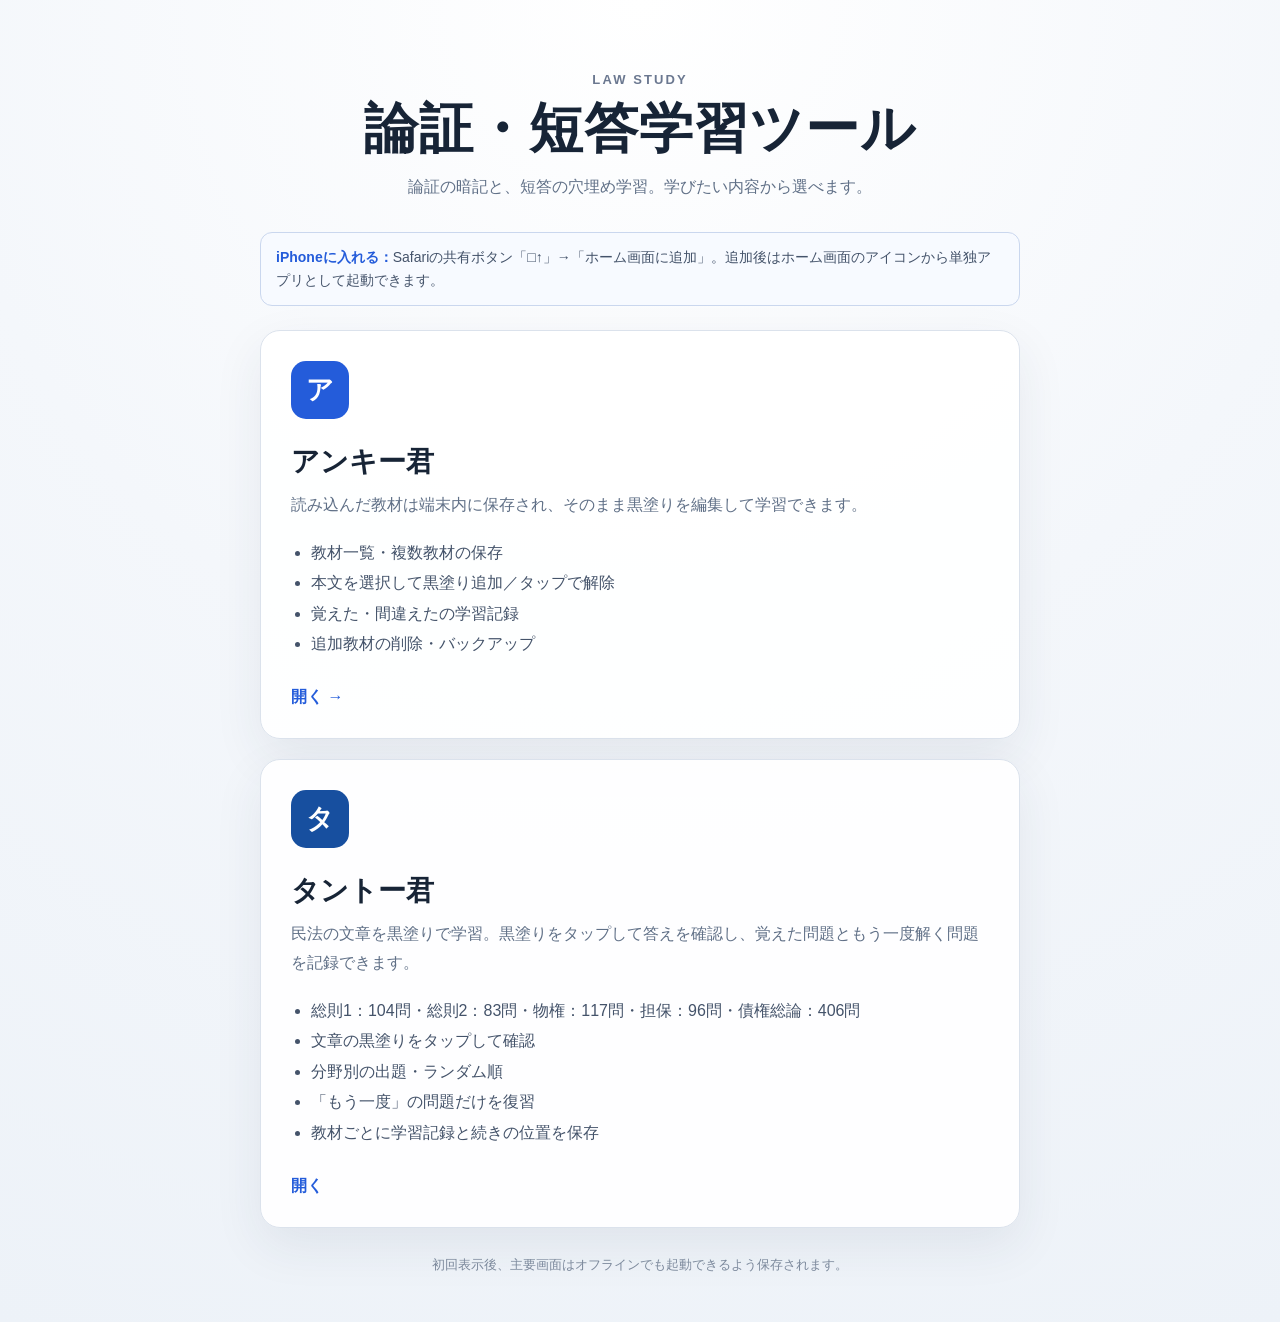
<file: index.html>
<!doctype html>
<html lang="ja">
<head>
<meta charset="utf-8">
<meta name="viewport" content="width=device-width,initial-scale=1,viewport-fit=cover">
<meta name="color-scheme" content="light">
<meta name="theme-color" content="#245cda">
<meta name="description" content="論証の暗記・黒塗り編集と、短答の穴埋め学習を行う学習ツール">
<meta name="apple-mobile-web-app-capable" content="yes">
<meta name="apple-mobile-web-app-status-bar-style" content="default">
<meta name="apple-mobile-web-app-title" content="論証学習">
<link rel="manifest" href="./manifest.webmanifest">
<link rel="apple-touch-icon" href="./apple-touch-icon.png">
<link rel="icon" href="./icon-192.png" sizes="192x192">
<title>論証・短答学習ツール</title>
<style>
:root{--ink:#172436;--muted:#607087;--line:#dbe2ec;--bg:#f4f7fb;--paper:#fff;--blue:#245cda}
*{box-sizing:border-box}body{margin:0;min-height:100vh;background:radial-gradient(circle at top,#fff 0,#f4f7fb 48%,#edf2f8 100%);color:var(--ink);font-family:-apple-system,BlinkMacSystemFont,"Segoe UI","Noto Sans JP","Yu Gothic",sans-serif}.shell{width:min(760px,calc(100% - 28px));margin:0 auto;padding:72px 0 48px}.hero{text-align:center;margin-bottom:30px}.eyebrow{font-size:13px;font-weight:800;letter-spacing:.16em;color:#6b7890}.hero h1{font-size:clamp(32px,7vw,54px);line-height:1.15;margin:10px 0 14px;letter-spacing:.02em}.hero p{margin:0 auto;max-width:620px;color:var(--muted);font-size:16px;line-height:1.8}.install{margin:0 auto 24px;padding:13px 15px;border:1px solid #cad7ee;background:#f7faff;border-radius:12px;color:#44536a;font-size:14px;line-height:1.65}.install strong{color:var(--blue)}.card{display:flex;flex-direction:column;min-height:290px;padding:30px;border:1px solid var(--line);border-radius:20px;background:rgba(255,255,255,.95);box-shadow:0 18px 50px rgba(42,57,78,.08);text-decoration:none;color:inherit;transition:transform .15s ease,box-shadow .15s ease}.card:hover{transform:translateY(-3px);box-shadow:0 22px 60px rgba(42,57,78,.13)}.icon{width:58px;height:58px;border-radius:15px;display:grid;place-items:center;color:#fff;font-weight:900;font-size:27px;margin-bottom:24px;background:var(--blue)}.card h2{font-size:28px;margin:0 0 10px}.card p{margin:0;color:var(--muted);line-height:1.8}.features{margin:18px 0 0;padding-left:20px;color:#44536a;line-height:1.9}.go{margin-top:auto;padding-top:28px;font-weight:800;color:var(--blue)}.card+.card{margin-top:20px}.card.tanto .icon{background:#174f9f}.note{text-align:center;color:#7c899c;font-size:13px;margin-top:28px}@media(max-width:680px){.shell{padding-top:34px}.card{min-height:250px;padding:22px}.hero{margin-bottom:20px}.hero h1{font-size:36px}.install{text-align:left}}
</style>
</head>
<body>
<main class="shell">
<section class="hero"><div class="eyebrow">LAW STUDY</div><h1>論証・短答学習ツール</h1><p>論証の暗記と、短答の穴埋め学習。学びたい内容から選べます。</p></section>
<div class="install" id="installHint"><strong>iPhoneに入れる：</strong>Safariの共有ボタン「□↑」→「ホーム画面に追加」。追加後はホーム画面のアイコンから単独アプリとして起動できます。</div>
<a class="card" href="./anki.html"><div class="icon">ア</div><h2>アンキー君</h2><p>読み込んだ教材は端末内に保存され、そのまま黒塗りを編集して学習できます。</p><ul class="features"><li>教材一覧・複数教材の保存</li><li>本文を選択して黒塗り追加／タップで解除</li><li>覚えた・間違えたの学習記録</li><li>追加教材の削除・バックアップ</li></ul><div class="go">開く →</div></a>
<a class="card tanto" href="./tanto.html"><div class="icon">タ</div><h2>タントー君</h2><p>民法の文章を黒塗りで学習。黒塗りをタップして答えを確認し、覚えた問題ともう一度解く問題を記録できます。</p><ul class="features"><li>総則1：104問・総則2：83問・物権：117問・担保：96問・債権総論：406問</li><li>文章の黒塗りをタップして確認</li><li>分野別の出題・ランダム順</li><li>「もう一度」の問題だけを復習</li><li>教材ごとに学習記録と続きの位置を保存</li></ul><div class="go">開く</div></a>
<div class="note" id="pwaStatus">初回表示後、主要画面はオフラインでも起動できるよう保存されます。</div>
</main>
<script src="./pwa.js"></script>
</body>
</html>
</file>
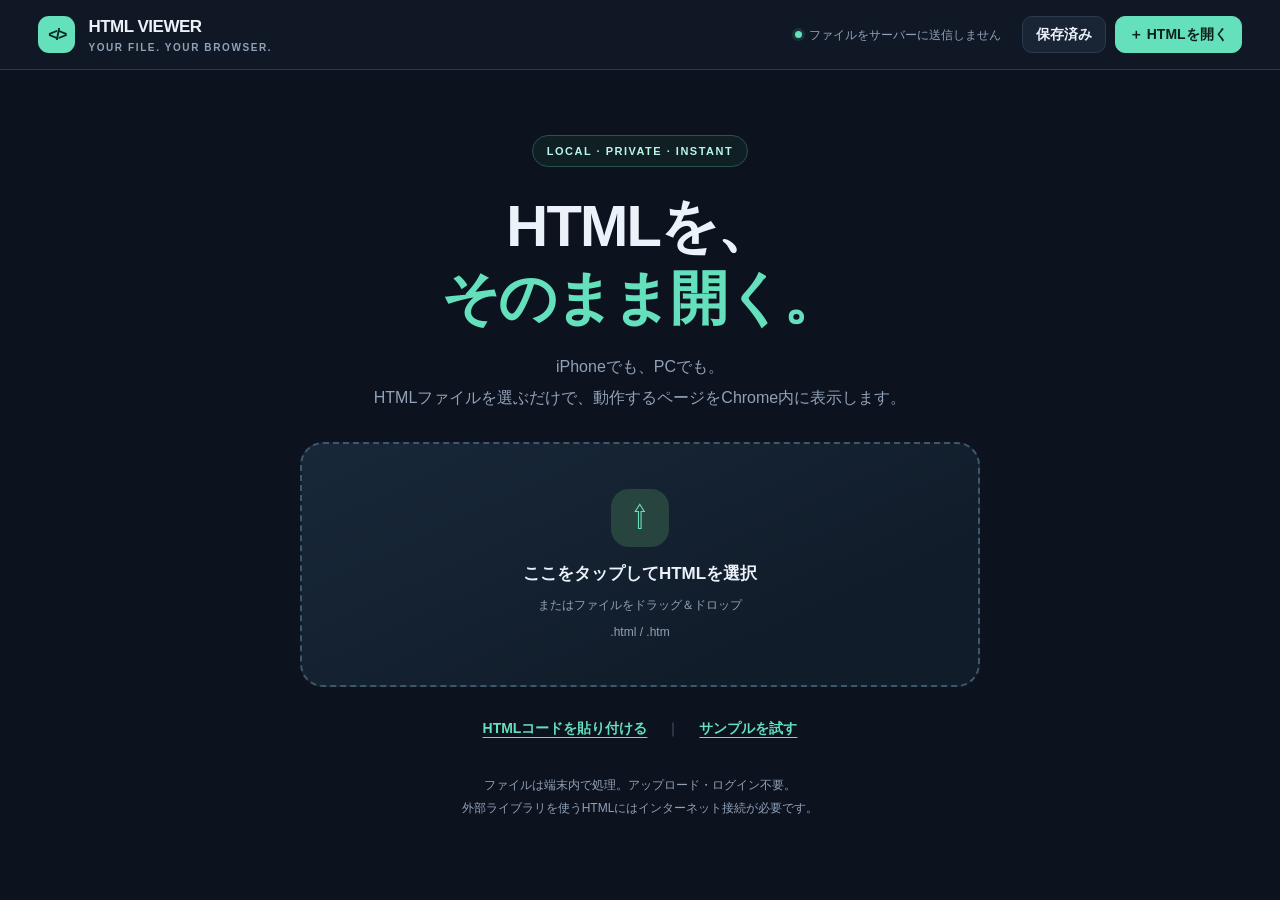
<file: html-viewer/index.html>
<!doctype html>
<html lang="ja">
<head>
<meta charset="utf-8">
<meta name="viewport" content="width=device-width,initial-scale=1,viewport-fit=cover">
<meta name="theme-color" content="#0c121e">
<meta name="description" content="HTMLファイルを選ぶだけ。iPhone・PCのブラウザで安全にプレビューできます。アップロード不要。">
<title>HTML Viewer — ブラウザでHTMLを開く</title>
<style>
:root{color-scheme:dark;--bg:#0c121e;--surface:#131d2b;--surface2:#192535;--text:#ecf2fa;--muted:#91a2b8;--stroke:#2b3a4d;--accent:#64e0bc;--accent2:#b7f8e4;--danger:#ffaaa8}
*{box-sizing:border-box}
html{height:100%;background:var(--bg)}
body{min-height:100%;height:100dvh;margin:0;display:flex;flex-direction:column;background:var(--bg);color:var(--text);font:14px/1.5 -apple-system,BlinkMacSystemFont,"Hiragino Kaku Gothic ProN","Noto Sans JP",Segoe UI,sans-serif;overflow:hidden}
button,select,textarea{font:inherit}button{cursor:pointer;transition:background .15s,border-color .15s,transform .15s}button:active{transform:scale(.98)}button:focus-visible,select:focus-visible,textarea:focus-visible,.filedrop:focus-visible{outline:3px solid var(--accent);outline-offset:3px}
button:disabled{opacity:.45;cursor:not-allowed}
.topbar{height:70px;min-height:70px;padding:0 clamp(16px,3vw,40px);border-bottom:1px solid var(--stroke);display:flex;align-items:center;justify-content:space-between;gap:14px;background:#101825;z-index:5}
.brand{display:flex;align-items:center;gap:13px;min-width:0;white-space:nowrap}.logo{width:37px;height:37px;display:grid;place-items:center;flex:none;color:#082920;background:var(--accent);font-size:16px;font-weight:900;letter-spacing:-2px;border-radius:11px}
.brandtext{font-size:17px;font-weight:780;letter-spacing:-.5px}.brandtext span{display:block;font-size:10px;letter-spacing:1.6px;color:var(--muted);font-weight:700;margin-top:0}
.top-actions{display:flex;align-items:center;gap:9px;min-width:0}.secure{display:flex;gap:7px;align-items:center;color:var(--muted);font-size:12px;white-space:nowrap;margin-right:12px}.secure:before{content:"";width:7px;height:7px;border-radius:99px;background:var(--accent);box-shadow:0 0 0 3px #64e0bc20}
button.pill{min-height:37px;padding:0 13px;border:1px solid var(--stroke);background:var(--surface2);border-radius:10px;color:var(--text);white-space:nowrap;font-weight:650}
button.pill:hover{background:#24364a}button.pill.primary{border-color:var(--accent);background:var(--accent);color:#0c201a}
#home{min-height:0;overflow:auto;flex:1;display:flex;align-items:center;justify-content:center;padding:40px 22px 55px}
.hero{width:min(680px,100%);text-align:center}
.eyebrow{display:inline-flex;align-items:center;gap:9px;border:1px solid #285349;color:var(--accent2);background:#16382f5e;border-radius:99px;font-weight:750;font-size:11px;letter-spacing:1.5px;padding:7px 14px;margin-bottom:23px}
.hero h1{font-size:clamp(33px,5vw,58px);line-height:1.23;letter-spacing:-1.8px;margin:0 0 18px;font-weight:840}.hero h1 strong{color:var(--accent)}
.lead{color:var(--muted);font-size:clamp(13px,2vw,16px);line-height:1.95;margin:0 auto 29px}
.filedrop{position:relative;display:flex;flex-direction:column;align-items:center;justify-content:center;gap:9px;min-height:245px;padding:28px 24px;border:2px dashed #40566a;border-radius:23px;background:linear-gradient(155deg,#182839,#111c2a 75%);cursor:pointer;transition:background .2s,border-color .2s,transform .2s}
.filedrop:hover,.filedrop.drag{border-color:var(--accent);background:#19352e;transform:translateY(-1px)}
.upload-icon{width:58px;height:58px;border-radius:18px;display:grid;place-items:center;background:#27443e;color:var(--accent);font-size:31px;font-weight:500;margin-bottom:5px}
.filedrop b{font-size:17px}.filedrop p{margin:0;font-size:12px;color:var(--muted)}
.ghostlink{margin:21px auto 0;display:flex;justify-content:center;gap:9px;align-items:center;flex-wrap:wrap}
button.textbtn{border:0;background:transparent;color:var(--accent);text-decoration:underline;text-underline-offset:4px;padding:10px;font-weight:700}
.divider{color:#52657a}.note{font-size:12px;color:var(--muted);margin:25px auto 0;line-height:1.9}
#studio{display:none;min-height:0;flex:1;flex-direction:column}#studio.show{display:flex}#home.hide{display:none}
.toolbar{display:flex;align-items:center;justify-content:space-between;gap:12px;min-height:65px;padding:10px clamp(12px,2vw,26px);border-bottom:1px solid var(--stroke);background:#101825}
.filemeta{display:flex;min-width:0;align-items:center;gap:11px}.filebadge{width:37px;height:37px;background:#24394a;color:var(--accent);display:grid;place-items:center;border-radius:10px;font-weight:900;font-size:11px;flex:none}
.filename{font-weight:750;overflow:hidden;text-overflow:ellipsis;white-space:nowrap;max-width:360px}.filehint{color:var(--muted);font-size:11px;overflow:hidden;text-overflow:ellipsis;white-space:nowrap}
.tools{display:flex;align-items:center;gap:7px;flex:none}.tools .pill{min-height:35px;padding:0 10px;font-size:12px}
.sizebox{height:35px;display:flex;align-items:center;gap:6px;background:var(--surface2);border:1px solid var(--stroke);border-radius:9px;padding:0 8px;color:var(--muted);font-size:11px}select{background:transparent;color:var(--text);border:0;outline:0;font-size:12px;max-width:110px}option{background:var(--surface2)}
.stage{position:relative;flex:1;min-height:0;display:flex;flex-direction:column;background:#202936}
.preview-info{padding:6px 15px;min-height:29px;background:#0e1622;display:flex;align-items:center;justify-content:space-between;color:#94a7b9;font-size:11px;gap:12px}
.preview-info b{font-size:11px;color:var(--accent);font-weight:750}.frame-scroll{flex:1;min-height:0;overflow:auto;display:flex;align-items:stretch;justify-content:center}
#preview{border:none;display:block;background:#fff;color:#000;flex:1;min-height:100%;width:100%;max-width:100%}
#preview.mobile{min-width:390px;max-width:390px;flex:0 0 390px;box-shadow:0 0 0 1px #a9b9c340,0 14px 40px #0005}
#preview.desktop{min-width:1280px;max-width:1280px;flex:0 0 1280px;box-shadow:0 0 0 1px #a9b9c340,0 14px 40px #0005}
.editor{display:none;flex:1;min-height:0;flex-direction:column;background:var(--surface)}.editor.show{display:flex}.stage.editor-open .frame-scroll,.stage.editor-open .preview-info{display:none}
.editor-head{display:flex;align-items:center;justify-content:space-between;gap:10px;padding:12px 18px;color:var(--muted);border-bottom:1px solid var(--stroke)}.editor-head strong{color:var(--text)}
.editor textarea{flex:1;min-height:0;width:100%;background:#101724;border:0;color:#ddede4;padding:18px 22px;outline:none;font:12px/1.65 ui-monospace,SFMono-Regular,Menlo,Consolas,monospace;resize:none;tab-size:2}
.editor-foot{display:flex;align-items:center;justify-content:flex-end;gap:10px;padding:10px 16px;border-top:1px solid var(--stroke)}
body.focus .topbar,body.focus .toolbar,body.focus .preview-info{display:none!important}body.focus #studio{height:100dvh}body.focus #preview{min-height:100%;}body.focus .frame-scroll{height:100%}
.focus-close{display:none;position:fixed;right:calc(14px + env(safe-area-inset-right));top:calc(12px + env(safe-area-inset-top));z-index:12;background:#0e1722df;color:#fff;border:1px solid #aaa8;border-radius:99px;padding:10px 16px;font-size:12px;backdrop-filter:blur(8px)}body.focus .focus-close{display:block}
#savedPanel{position:fixed;inset:0;z-index:25;display:none;align-items:center;justify-content:center;background:#03070dcc;padding:16px;backdrop-filter:blur(5px)}#savedPanel.open{display:flex}.modal{width:min(520px,100%);max-height:min(85dvh,720px);display:flex;flex-direction:column;border:1px solid var(--stroke);background:#162233;border-radius:19px;box-shadow:0 35px 90px #0007;overflow:hidden}
.modal-header{display:flex;align-items:center;justify-content:space-between;padding:18px 20px;border-bottom:1px solid var(--stroke)}.modal h2{font-size:17px;margin:0}.modal-body{overflow:auto;padding:10px 16px 18px}.stored{display:flex;align-items:center;gap:10px;padding:11px 4px;border-bottom:1px solid var(--stroke)}.stored-name{flex:1;min-width:0;overflow:hidden}.stored-name b{display:block;overflow:hidden;text-overflow:ellipsis;white-space:nowrap;font-size:13px}.stored-name small{color:var(--muted)}.stored button{padding:9px 12px;border-radius:9px;border:1px solid var(--stroke);background:#203246;color:var(--text)}.stored button.delete{color:var(--danger)}
#toast{position:fixed;z-index:60;left:50%;bottom:calc(22px + env(safe-area-inset-bottom));transform:translateX(-50%);max-width:92vw;background:#c5f9e7;color:#122d23;padding:12px 18px;border-radius:13px;box-shadow:0 8px 36px #0007;font-weight:700;font-size:13px;opacity:0;pointer-events:none;transition:opacity .2s;white-space:normal}#toast.show{opacity:1}
@media(max-width:800px){.topbar{min-height:60px;height:60px;padding:0 12px}.brand{gap:8px}.logo{width:32px;height:32px;font-size:13px;border-radius:9px}.brandtext{font-size:14px}.brandtext span{font-size:8px}.secure{display:none}.top-actions{gap:6px}.top-actions button{padding:0 9px!important;min-height:35px;font-size:12px}.toolbar{min-height:unset;align-items:stretch;flex-direction:column;gap:9px;padding:9px 12px}.filebadge{width:30px;height:30px;border-radius:7px}.filehint{display:none}.filemeta{min-height:30px}.filename{max-width:calc(100vw - 74px)}.tools{overflow:auto;scrollbar-width:none;gap:6px;padding-bottom:2px}.tools::-webkit-scrollbar{display:none}.tools .pill{flex:none}.sizebox{flex:none}.preview-info{padding:5px 10px;font-size:10px}.hero h1{font-size:37px;letter-spacing:-1px}.hero .lead{font-size:13px}.filedrop{min-height:222px}.editor textarea{font-size:12px;padding:12px}.topbar .top-actions button:nth-child(2){display:none}}
@media(max-height:650px){#home{align-items:flex-start;padding-top:17px}.eyebrow{margin-bottom:12px}.hero h1{font-size:31px;margin-bottom:9px}.lead{margin-bottom:15px}.filedrop{min-height:160px}.upload-icon{width:38px;height:38px;font-size:22px}}
@media(prefers-reduced-motion:reduce){*{transition:none!important}}
</style>
</head>
<body>
<header class="topbar">
  <div class="brand"><div class="logo">&lt;/&gt;</div><div class="brandtext">HTML VIEWER<span>YOUR FILE. YOUR BROWSER.</span></div></div>
  <div class="top-actions"><span class="secure">ファイルをサーバーに送信しません</span><button class="pill" id="savedBtn" type="button">保存済み</button><button class="pill primary" id="chooseTop" type="button">＋ HTMLを開く</button></div>
</header>
<main id="home">
  <div class="hero">
    <div class="eyebrow">LOCAL · PRIVATE · INSTANT</div>
    <h1>HTMLを、<br><strong>そのまま開く。</strong></h1>
    <p class="lead">iPhoneでも、PCでも。<br>HTMLファイルを選ぶだけで、動作するページをChrome内に表示します。</p>
    <div class="filedrop" id="dropZone" role="button" tabindex="0" aria-label="HTMLファイルを選ぶ">
      <div class="upload-icon">⇧</div><b>ここをタップしてHTMLを選択</b><p>またはファイルをドラッグ＆ドロップ</p><p>.html / .htm</p>
    </div>
    <div class="ghostlink"><button type="button" class="textbtn" id="pasteBtn">HTMLコードを貼り付ける</button><span class="divider">｜</span><button type="button" class="textbtn" id="demoBtn">サンプルを試す</button></div>
    <p class="note">ファイルは端末内で処理。アップロード・ログイン不要。<br>外部ライブラリを使うHTMLにはインターネット接続が必要です。</p>
  </div>
</main>
<section id="studio" aria-label="HTMLプレビュー">
  <div class="toolbar"><div class="filemeta"><div class="filebadge">HTML</div><div style="min-width:0"><div class="filename" id="filename">無題.html</div><div class="filehint">プレビューを隔離して実行 · ファイルは送信されません</div></div></div>
    <div class="tools">
      <label class="sizebox">幅<select id="deviceWidth" aria-label="プレビューの幅"><option value="auto">自動</option><option value="mobile">スマホ</option><option value="desktop">PC</option></select></label>
      <button type="button" class="pill" id="editBtn">コード編集</button>
      <button type="button" class="pill" id="reloadBtn">再読み込み</button>
      <button type="button" class="pill" id="storeBtn">端末に保存</button>
      <button type="button" class="pill" id="downloadBtn">HTML書き出し</button>
      <button type="button" class="pill primary" id="focusBtn">⛶ 画面を広げる</button>
    </div>
  </div>
  <div class="stage" id="stage">
    <div class="preview-info"><div>● <b>プレビュー表示中</b> <span id="hint">JavaScript対応</span></div><span>HTMLは保護されたフレーム内で実行</span></div>
    <div class="frame-scroll" id="frameScroll"><iframe id="preview" title="HTMLプレビュー" sandbox="allow-scripts allow-forms allow-modals allow-pointer-lock allow-downloads allow-popups" allow="fullscreen" referrerpolicy="no-referrer"></iframe></div>
    <div class="editor" id="editor"><div class="editor-head"><div><strong>HTMLソース</strong><br>編集後に「変更をプレビュー」を押してください</div><button type="button" class="pill" id="cancelEdit">閉じる</button></div><textarea id="source" aria-label="HTMLソースコード" spellcheck="false" autocapitalize="off" autocomplete="off" autocorrect="off" placeholder="ここにHTMLコードを貼り付けてください"></textarea><div class="editor-foot"><button type="button" class="pill" id="resetEdit">編集を取り消す</button><button type="button" class="pill primary" id="applyEdit">変更をプレビュー →</button></div></div>
  </div>
</section>
<button type="button" class="focus-close" id="focusClose">× 閉じる</button>
<div id="savedPanel" role="dialog" aria-modal="true" aria-label="保存済みのHTML"><div class="modal"><div class="modal-header"><h2>この端末に保存したHTML</h2><button class="pill" id="closeSaved" type="button">閉じる</button></div><div class="modal-body" id="savedList"></div></div></div>
<div id="toast" role="status" aria-live="polite"></div>
<input type="file" accept=".html,.htm,text/html" id="fileInput" hidden>
<script>
(()=>{'use strict';
const $=id=>document.getElementById(id);
let current={html:'',name:'無題.html'},focusMode=false,editorOpen=false,toastTimer;
const toast=(s)=>{const e=$('toast');e.textContent=s;e.classList.add('show');clearTimeout(toastTimer);toastTimer=setTimeout(()=>e.classList.remove('show'),3300)};
function showStudio(){ $('home').classList.add('hide');$('studio').classList.add('show') }
function openHtml(html,name){current={html,name:name||'無題.html'};showStudio();closeEditor();exitFocus();$('filename').textContent=current.name;$('source').value=html;$('deviceWidth').value='auto';changeWidth();render()}
function render(){const frame=$('preview');frame.srcdoc=current.html;$('hint').textContent='JavaScript対応 · ブラウザ内で実行'}
async function loadFile(file){if(!file)return;if(!/\.(html?|HTML?)$/.test(file.name)&&file.type!=='text/html'){toast('HTMLファイル（.html / .htm）を選択してください');return}if(file.size>25*1024*1024){toast('25MB以下のHTMLを選択してください');return}
 try{const raw=await file.arrayBuffer();const head=new TextDecoder('latin1').decode(raw.slice(0,4096));const declared=head.match(/<meta[^>]+charset\s*=\s*["']?\s*([\w-]+)/i)?.[1]||head.match(/charset\s*=\s*([\w-]+)/i)?.[1]||'utf-8';let label=/^(shift[_-]?jis|sjis|windows-31j|x-sjis)$/i.test(declared)?'shift_jis':declared;let html;try{html=new TextDecoder(label).decode(raw)}catch{html=new TextDecoder('utf-8').decode(raw)}openHtml(html,file.name);toast(file.name+' を開きました')}catch(e){console.error(e);toast('ファイルを読み込めませんでした')}}
function closeEditor(){editorOpen=false;$('stage').classList.remove('editor-open');$('editor').classList.remove('show');$('editBtn').textContent='コード編集'}
function showEditor(blank=false){showStudio();if(blank){current={html:'',name:'新規HTML.html'};$('filename').textContent=current.name;$('source').value='<!doctype html>\n<html lang="ja">\n<head><meta charset="utf-8"><title>新規HTML</title></head>\n<body>\n  \n</body>\n</html>'}else{$('source').value=current.html}editorOpen=true;$('stage').classList.add('editor-open');$('editor').classList.add('show');$('editBtn').textContent='プレビューへ';$('source').focus()}
function changeWidth(){$('preview').classList.remove('mobile','desktop');const w=$('deviceWidth').value;if(w!=='auto')$('preview').classList.add(w)}
function enterFocus(){if(editorOpen){closeEditor();render()}focusMode=true;document.body.classList.add('focus');$('deviceWidth').value='auto';changeWidth()}
function exitFocus(){if(!focusMode)return;focusMode=false;document.body.classList.remove('focus')}
function download(){const blob=new Blob([current.html],{type:'text/html;charset=utf-8'});const url=URL.createObjectURL(blob);const a=document.createElement('a');a.href=url;a.download=current.name.endsWith('.html')||current.name.endsWith('.htm')?current.name:current.name+'.html';document.body.append(a);a.click();a.remove();setTimeout(()=>URL.revokeObjectURL(url),2000)}
// IndexedDB is only used when the user explicitly taps "端末に保存".
const openDb=()=>new Promise((resolve,reject)=>{const q=indexedDB.open('html-viewer-local',1);q.onupgradeneeded=()=>q.result.createObjectStore('files',{keyPath:'id'});q.onsuccess=()=>resolve(q.result);q.onerror=()=>reject(q.error)});
async function allSaved(){const db=await openDb();return new Promise((resolve,reject)=>{const t=db.transaction('files','readonly');const q=t.objectStore('files').getAll();q.onsuccess=()=>resolve(q.result.sort((a,b)=>b.date-a.date));q.onerror=()=>reject(q.error);t.oncomplete=()=>db.close()})}
async function save(){try{const db=await openDb(),item={id:String(Date.now())+'-'+Math.random().toString(36).slice(2,7),name:current.name,html:current.html,date:Date.now()};await new Promise((resolve,reject)=>{const t=db.transaction('files','readwrite');t.objectStore('files').put(item);t.oncomplete=resolve;t.onerror=()=>reject(t.error)});db.close();toast('この端末に保存しました')}catch(e){console.error(e);toast('保存できませんでした。プライベートモードの制限などを確認してください')}}
async function removeSaved(id){try{const db=await openDb();await new Promise((resolve,reject)=>{const t=db.transaction('files','readwrite');t.objectStore('files').delete(id);t.oncomplete=resolve;t.onerror=()=>reject(t.error)});db.close();await showSaved();toast('削除しました')}catch{toast('削除に失敗しました')}}
async function showSaved(){$('savedPanel').classList.add('open');const box=$('savedList');box.replaceChildren();try{const arr=await allSaved();if(!arr.length){const p=document.createElement('p');p.textContent='保存されたファイルはありません。「端末に保存」すると、次回もここから開けます。';p.style.color='var(--muted)';box.append(p);return}for(const item of arr){const row=document.createElement('div');row.className='stored';const meta=document.createElement('div');meta.className='stored-name';const b=document.createElement('b');b.textContent=item.name;const small=document.createElement('small');small.textContent=new Date(item.date).toLocaleString('ja-JP');meta.append(b,small);const open=document.createElement('button');open.type='button';open.textContent='開く';open.onclick=()=>{openHtml(item.html,item.name);$('savedPanel').classList.remove('open')};const del=document.createElement('button');del.type='button';del.className='delete';del.textContent='削除';del.onclick=()=>{if(confirm('「'+item.name+'」をこの端末から削除しますか？'))removeSaved(item.id)};row.append(meta,open,del);box.append(row)}}catch(e){const p=document.createElement('p');p.textContent='このブラウザでは保存済みファイルを読み込めませんでした。';box.append(p)}}
$('chooseTop').addEventListener('click',()=>$('fileInput').click());$('dropZone').addEventListener('click',()=>$('fileInput').click());$('dropZone').addEventListener('keydown',e=>{if(e.key==='Enter'||e.key===' '){e.preventDefault();$('fileInput').click()}});
$('fileInput').addEventListener('change',async e=>{await loadFile(e.target.files?.[0]);e.target.value=''});
$('pasteBtn').onclick=()=>showEditor(true);
$('demoBtn').onclick=()=>openHtml(`<!doctype html><html lang="ja"><head><meta charset="utf-8"><meta name="viewport" content="width=device-width,initial-scale=1"><style>*{box-sizing:border-box}body{margin:0;min-height:100vh;display:grid;place-items:center;background:linear-gradient(145deg,#e0f4ee,#e6ebf6);font:16px system-ui;color:#1d3440}.card{background:#fff;padding:35px;text-align:center;max-width:360px;border-radius:23px;box-shadow:0 20px 55px #2448  }.ball{width:95px;height:95px;border-radius:23px;margin:0 auto 20px;background:linear-gradient(145deg,#66ddbe,#356fd7);animation:spin 4s ease-in-out infinite;box-shadow:0 12px 25px #366c9d4d}@keyframes spin{50%{transform:rotate(135deg) scale(1.1)}}button{border:0;background:#123b4a;color:#fff;border-radius:12px;padding:13px 19px;cursor:pointer}</style></head><body><div class="card"><div class="ball"></div><h1>HTMLが動いています</h1><p>CSSアニメーションとJavaScriptのテストです。</p><button onclick="this.textContent='クリックできました！'">クリックしてみる</button></div></body></html>`,'サンプル.html');
$('editBtn').onclick=()=>editorOpen?closeEditor():showEditor();$('cancelEdit').onclick=closeEditor;$('resetEdit').onclick=()=>{$('source').value=current.html;toast('編集中の変更を取り消しました')};$('applyEdit').onclick=()=>{current.html=$('source').value;closeEditor();render();toast('プレビューを更新しました')};
$('reloadBtn').onclick=()=>{if(editorOpen)closeEditor();render();toast('プレビューを再読み込みしました')};$('deviceWidth').onchange=changeWidth;
$('focusBtn').onclick=enterFocus;$('focusClose').onclick=exitFocus;
$('storeBtn').onclick=save;$('downloadBtn').onclick=download;$('savedBtn').onclick=showSaved;
$('closeSaved').onclick=()=>$('savedPanel').classList.remove('open');$('savedPanel').addEventListener('click',e=>{if(e.target===$('savedPanel'))$('savedPanel').classList.remove('open')});
window.addEventListener('keydown',e=>{if(e.key==='Escape'){exitFocus();$('savedPanel').classList.remove('open')}});
let dragDepth=0;window.addEventListener('dragenter',e=>{if([...e.dataTransfer?.types||[]].includes('Files')){e.preventDefault();dragDepth++;$('dropZone').classList.add('drag')}});window.addEventListener('dragover',e=>{if([...e.dataTransfer?.types||[]].includes('Files'))e.preventDefault()});window.addEventListener('dragleave',e=>{dragDepth--;if(dragDepth<=0){dragDepth=0;$('dropZone').classList.remove('drag')}});window.addEventListener('drop',e=>{e.preventDefault();dragDepth=0;$('dropZone').classList.remove('drag');loadFile(e.dataTransfer?.files?.[0])});
})();
</script>
</body>
</html>
</file>
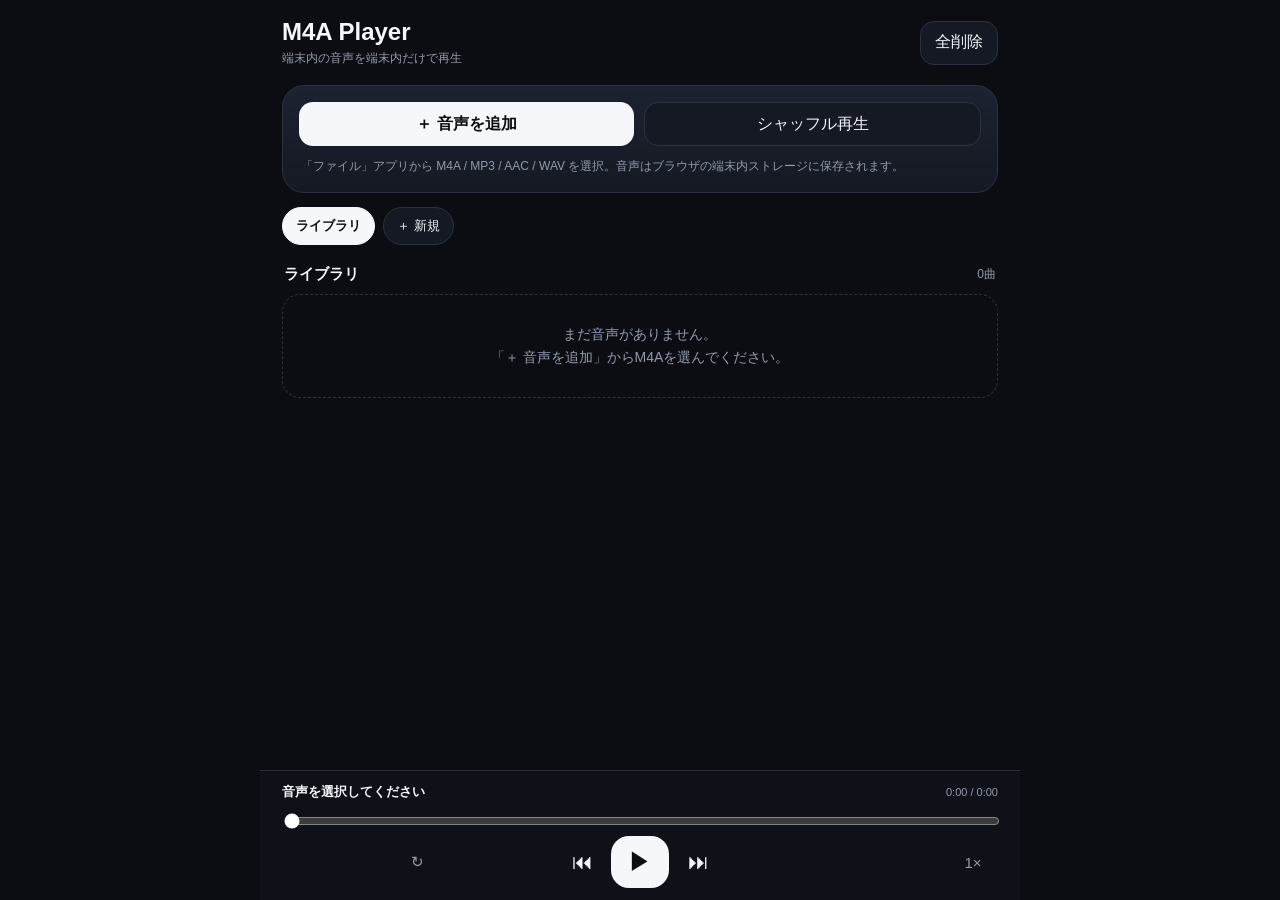
<file: m4a-player/index.html>
<!doctype html>
<html lang="ja">
<head>
<meta charset="utf-8">
<meta name="viewport" content="width=device-width,initial-scale=1,viewport-fit=cover">
<meta name="theme-color" content="#101218">
<meta name="apple-mobile-web-app-capable" content="yes">
<meta name="apple-mobile-web-app-status-bar-style" content="black-translucent">
<meta name="apple-mobile-web-app-title" content="M4A Player">
<link rel="manifest" href="./manifest.webmanifest">
<link rel="icon" href="./icon.svg" type="image/svg+xml">
<title>M4A Player</title>
<style>
:root{color-scheme:dark;--bg:#0b0d12;--panel:#151923;--panel2:#1c2230;--line:#2a3242;--text:#f5f7fb;--muted:#929bad;--safeT:env(safe-area-inset-top,0px);--safeB:env(safe-area-inset-bottom,0px)}
*{box-sizing:border-box;-webkit-tap-highlight-color:transparent}
html,body{margin:0;min-height:100%;background:var(--bg);color:var(--text);font-family:-apple-system,BlinkMacSystemFont,"SF Pro Text","Hiragino Sans",sans-serif}
button,input{font:inherit}button{color:inherit}.app{width:min(760px,100%);margin:auto;min-height:100dvh;padding:calc(18px + var(--safeT)) 16px calc(155px + var(--safeB))}
header{display:flex;justify-content:space-between;align-items:center;gap:12px;margin-bottom:18px}h1{font-size:24px;margin:0}.sub,.hint,.meta,.count{color:var(--muted)}.sub{font-size:12px;margin-top:4px}
.card{background:linear-gradient(180deg,var(--panel2),var(--panel));border:1px solid var(--line);border-radius:22px;padding:16px}.row{display:flex;gap:10px;flex-wrap:wrap}.btn{border:1px solid var(--line);background:var(--panel);border-radius:14px;min-height:44px;padding:10px 14px;cursor:pointer}.btn.primary{background:#f5f7fb;color:#0b0d12;border:0;font-weight:700}.row .btn{flex:1;min-width:145px}.hint{font-size:12px;line-height:1.55;margin:11px 2px 0}#file{display:none}
.playlists{display:flex;gap:8px;overflow-x:auto;padding:14px 0 2px;scrollbar-width:none}.playlists::-webkit-scrollbar{display:none}.pill{border:1px solid var(--line);background:var(--panel);border-radius:999px;padding:9px 13px;white-space:nowrap;font-size:13px}.pill.active{background:#f5f7fb;color:#0b0d12;border-color:#f5f7fb;font-weight:700}
.head{display:flex;justify-content:space-between;align-items:center;margin:18px 2px 10px;gap:10px}.head strong{font-size:15px}.headright{display:flex;align-items:center;gap:8px}.count{font-size:12px}.tiny{border:1px solid var(--line);background:var(--panel);border-radius:11px;min-height:34px;padding:6px 10px;font-size:12px}
.library{display:grid;gap:8px}.empty{border:1px dashed var(--line);border-radius:18px;padding:28px 18px;text-align:center;color:var(--muted);font-size:14px;line-height:1.65}
.track{display:grid;grid-template-columns:46px minmax(0,1fr) 40px;gap:10px;align-items:center;min-height:64px;padding:8px;background:var(--panel);border:1px solid var(--line);border-radius:16px}.track.active{background:#1d2330;border-color:#687287}.mini{width:46px;height:46px;border:0;border-radius:14px;background:#272e3d;font-size:18px}.title{white-space:nowrap;overflow:hidden;text-overflow:ellipsis;font-size:14px;font-weight:650}.meta{font-size:11px;margin-top:4px;white-space:nowrap;overflow:hidden;text-overflow:ellipsis}.menu{width:38px;height:38px;border:0;background:transparent;color:var(--muted);font-size:22px}
.player{position:fixed;left:50%;bottom:0;transform:translateX(-50%);width:min(760px,100%);padding:12px 14px calc(12px + var(--safeB));background:rgba(15,18,25,.96);backdrop-filter:blur(20px);border-top:1px solid var(--line);z-index:20}.now{display:flex;justify-content:space-between;gap:10px;align-items:center;margin-bottom:7px}.nowtitle{min-width:0;white-space:nowrap;overflow:hidden;text-overflow:ellipsis;font-size:13px;font-weight:650}.time{font-size:11px;color:var(--muted);font-variant-numeric:tabular-nums;white-space:nowrap}.seek{width:100%;height:22px;accent-color:#fff}.controls{display:grid;grid-template-columns:1fr 46px 58px 46px 1fr;gap:6px;align-items:center}.ctl{border:0;background:transparent;height:44px;border-radius:14px;font-size:21px}.ctl.side{font-size:15px;color:var(--muted)}.ctl.main{height:52px;width:58px;justify-self:center;background:#f5f7fb;color:#0b0d12;border-radius:18px;font-size:24px}.ctl.active{background:#252c3a;color:#fff}.speed{justify-self:end;font-size:12px;min-width:50px}
.toast{position:fixed;left:50%;bottom:calc(160px + var(--safeB));transform:translateX(-50%);opacity:0;pointer-events:none;background:#f5f7fb;color:#111318;padding:10px 14px;border-radius:12px;font-size:12px;font-weight:650;transition:.2s;z-index:80;max-width:82vw;text-align:center}.toast.show{opacity:1}
.sheetbg{display:none;position:fixed;inset:0;background:#0008;align-items:flex-end;z-index:50}.sheetbg.open{display:flex}.sheet{width:min(760px,100%);max-height:78dvh;overflow:auto;margin:auto;background:#171b24;border-radius:22px 22px 0 0;padding:14px 14px calc(18px + var(--safeB))}.sheettitle{font-weight:700;overflow:hidden;text-overflow:ellipsis;white-space:nowrap;margin:4px 2px 12px}.sheet button{width:100%;border:0;background:#232936;border-radius:14px;min-height:48px;margin-top:8px;padding:10px 12px}.sheet .secondary{background:#1d222d}.danger{color:#ff6b6b}
@media(min-width:600px){.app,.player{padding-left:22px;padding-right:22px}}
</style>
</head>
<body>
<main class="app">
<header><div><h1>M4A Player</h1><div class="sub">端末内の音声を端末内だけで再生</div></div><button class="btn" id="clear">全削除</button></header>

<section class="card">
<div class="row"><button class="btn primary" id="pick">＋ 音声を追加</button><button class="btn" id="shuffle">シャッフル再生</button></div>
<input id="file" type="file" multiple accept="audio/mp4,audio/x-m4a,audio/m4a,audio/aac,audio/mpeg,audio/wav,.m4a,.mp3,.aac,.wav">
<p class="hint">「ファイル」アプリから M4A / MP3 / AAC / WAV を選択。音声はブラウザの端末内ストレージに保存されます。</p>
</section>

<div class="playlists" id="playlistTabs"></div>

<div class="head">
  <strong id="viewTitle">ライブラリ</strong>
  <div class="headright"><span class="count" id="count">0曲</span><button class="tiny" id="playlistAction" hidden>編集</button></div>
</div>
<section class="library" id="library"></section>
</main>

<section class="player">
<div class="now"><div class="nowtitle" id="now">音声を選択してください</div><div class="time"><span id="cur">0:00</span> / <span id="dur">0:00</span></div></div>
<input class="seek" id="seek" type="range" min="0" max="1000" value="0">
<div class="controls"><button class="ctl side" id="repeat">↻</button><button class="ctl" id="prev">⏮</button><button class="ctl main" id="play">▶</button><button class="ctl" id="next">⏭</button><button class="ctl side speed" id="speed">1×</button></div>
</section>

<div class="toast" id="toast"></div>

<div class="sheetbg" id="sheetbg"><div class="sheet">
  <div class="sheettitle" id="sheettitle"></div>
  <button id="sheetplay">この曲を再生</button>
  <button id="sheetadd">プレイリストに追加</button>
  <button id="sheetremove" class="secondary" hidden>このプレイリストから外す</button>
  <button id="sheetdelete" class="danger">ライブラリから削除</button>
  <button id="sheetclose" class="secondary">閉じる</button>
</div></div>

<div class="sheetbg" id="listbg"><div class="sheet">
  <div class="sheettitle">追加先のプレイリスト</div>
  <div id="listbuttons"></div>
  <button id="newFromList">＋ 新しいプレイリスト</button>
  <button id="listclose" class="secondary">閉じる</button>
</div></div>

<div class="sheetbg" id="playlistbg"><div class="sheet">
  <div class="sheettitle" id="playlistSheetTitle">プレイリスト</div>
  <button id="playPlaylist">先頭から再生</button>
  <button id="renamePlaylist">名前を変更</button>
  <button id="deletePlaylist" class="danger">プレイリストを削除</button>
  <button id="playlistClose" class="secondary">閉じる</button>
</div></div>

<audio id="audio" preload="metadata"></audio>

<script>
const DB='m4a-player-db',STORE='tracks',PLKEY='m4a-player-playlists-v1';
let db,tracks=[],playlists=[],activeList='all',currentId=null,currentUrl=null,repeatMode=0,shuffle=false,menuId=null,speedIndex=0;
const speeds=[1,1.25,1.5,1.75,2,.75];
const $=s=>document.querySelector(s),audio=$('#audio'),lib=$('#library'),file=$('#file'),seek=$('#seek');

function openDB(){return new Promise((ok,no)=>{const r=indexedDB.open(DB,1);r.onupgradeneeded=()=>{if(!r.result.objectStoreNames.contains(STORE))r.result.createObjectStore(STORE,{keyPath:'id'})};r.onsuccess=()=>ok(r.result);r.onerror=()=>no(r.error)})}
function all(){return new Promise((ok,no)=>{const r=db.transaction(STORE).objectStore(STORE).getAll();r.onsuccess=()=>ok(r.result||[]);r.onerror=()=>no(r.error)})}
function put(x){return new Promise((ok,no)=>{const r=db.transaction(STORE,'readwrite').objectStore(STORE).put(x);r.onsuccess=ok;r.onerror=()=>no(r.error)})}
function del(id){return new Promise((ok,no)=>{const r=db.transaction(STORE,'readwrite').objectStore(STORE).delete(id);r.onsuccess=ok;r.onerror=()=>no(r.error)})}
function clearDB(){return new Promise((ok,no)=>{const r=db.transaction(STORE,'readwrite').objectStore(STORE).clear();r.onsuccess=ok;r.onerror=()=>no(r.error)})}
function loadPlaylists(){try{const x=JSON.parse(localStorage.getItem(PLKEY)||'[]');playlists=Array.isArray(x)?x:[]}catch(e){playlists=[]}}
function savePlaylists(){localStorage.setItem(PLKEY,JSON.stringify(playlists))}
function cleanPlaylists(){const ids=new Set(tracks.map(t=>t.id));let changed=false;playlists.forEach(p=>{const next=p.tracks.filter(id=>ids.has(id));if(next.length!==p.tracks.length){p.tracks=next;changed=true}});if(changed)savePlaylists()}
function name(n){return n.replace(/\.(m4a|mp3|aac|wav|mp4)$/i,'')}
function size(b){return b>=1048576?(b/1048576).toFixed(1)+' MB':Math.max(1,Math.round(b/1024))+' KB'}
function time(s){if(!Number.isFinite(s))return'0:00';const h=Math.floor(s/3600),m=Math.floor((s%3600)/60),x=Math.floor(s%60);return h?h+':'+String(m).padStart(2,'0')+':'+String(x).padStart(2,'0'):m+':'+String(x).padStart(2,'0')}
function id(){return crypto.randomUUID?crypto.randomUUID():Date.now()+'-'+Math.random()}
function toast(t){const e=$('#toast');e.textContent=t;e.classList.add('show');clearTimeout(toast.t);toast.t=setTimeout(()=>e.classList.remove('show'),1800)}
function activePlaylist(){return playlists.find(p=>p.id===activeList)||null}
function visibleTracks(){const p=activePlaylist();if(!p)return tracks;const map=new Map(tracks.map(t=>[t.id,t]));return p.tracks.map(i=>map.get(i)).filter(Boolean)}
function queue(){return visibleTracks().map(t=>t.id)}
function queueIndex(){return queue().indexOf(currentId)}
function choose(d=1){const q=queue();if(!q.length)return null;if(shuffle&&q.length>1){let i=q.indexOf(currentId),j=i;while(j===i)j=Math.floor(Math.random()*q.length);return q[j]}let i=q.indexOf(currentId);i=i<0?(d>0?-1:0):i;return q[(i+d+q.length)%q.length]}

function renderTabs(){
  const box=$('#playlistTabs');box.innerHTML='';
  const allBtn=document.createElement('button');allBtn.className='pill'+(activeList==='all'?' active':'');allBtn.textContent='ライブラリ';allBtn.onclick=()=>setList('all');box.append(allBtn);
  playlists.forEach(p=>{const b=document.createElement('button');b.className='pill'+(activeList===p.id?' active':'');b.textContent=p.name+' · '+p.tracks.length;b.onclick=()=>setList(p.id);box.append(b)});
  const add=document.createElement('button');add.className='pill';add.textContent='＋ 新規';add.onclick=()=>createPlaylist();box.append(add);
}
function render(){
  renderTabs();
  const p=activePlaylist(),shown=visibleTracks();
  $('#viewTitle').textContent=p?p.name:'ライブラリ';
  $('#count').textContent=shown.length+'曲';
  $('#playlistAction').hidden=!p;
  if(!shown.length){lib.innerHTML='<div class="empty">'+(p?'このプレイリストにはまだ曲がありません。<br>曲の「⋯」→「プレイリストに追加」から追加できます。':'まだ音声がありません。<br>「＋ 音声を追加」からM4Aを選んでください。')+'</div>';return}
  lib.innerHTML='';
  shown.forEach(t=>{
    const row=document.createElement('article');row.className='track'+(t.id===currentId?' active':'');row.dataset.id=t.id;
    const pbtn=document.createElement('button');pbtn.className='mini';pbtn.textContent=t.id===currentId&&!audio.paused?'❚❚':'▶';
    const mid=document.createElement('div'),tt=document.createElement('div'),mm=document.createElement('div'),m=document.createElement('button');
    tt.className='title';tt.textContent=name(t.name);mm.className='meta';mm.textContent=size(t.size)+' · '+(t.type||'audio');mid.append(tt,mm);
    m.className='menu';m.textContent='⋯';
    pbtn.onclick=()=>t.id===currentId?toggle():load(t.id,true);mid.onclick=()=>load(t.id,true);m.onclick=()=>sheet(t.id);
    row.append(pbtn,mid,m);lib.append(row);
  });
}
function setList(i){activeList=i;render();const q=queue();if(q.length&&!q.includes(currentId)){load(q[0],false)}}
function createPlaylist(prefill){
  const n=prompt('プレイリスト名',prefill||'新しいプレイリスト');
  if(n===null)return null;const trimmed=n.trim();if(!trimmed)return toast('名前を入力してください'),null;
  const p={id:'pl-'+id(),name:trimmed,tracks:[]};playlists.push(p);savePlaylists();activeList=p.id;render();toast('プレイリストを作成しました');return p;
}
function addToPlaylist(pid,tid){
  const p=playlists.find(x=>x.id===pid);if(!p)return;
  if(p.tracks.includes(tid))return toast('すでに追加されています');
  p.tracks.push(tid);savePlaylists();render();toast('「'+p.name+'」に追加しました');
}
function removeFromActive(tid){
  const p=activePlaylist();if(!p)return;p.tracks=p.tracks.filter(x=>x!==tid);savePlaylists();render();toast('プレイリストから外しました');
}
async function importFiles(fs){
  const a=[...fs].filter(f=>/\.(m4a|mp3|aac|wav|mp4)$/i.test(f.name)||f.type.startsWith('audio/'));if(!a.length)return toast('対応する音声ファイルがありません');
  let n=0;for(const f of a){if(tracks.some(t=>t.name===f.name&&t.size===f.size&&t.lastModified===f.lastModified))continue;
    const x={id:id(),name:f.name,type:f.type||'audio/mp4',size:f.size,lastModified:f.lastModified||0,createdAt:Date.now(),blob:f};
    try{await put(x);tracks.push(x);n++}catch(e){console.error(e);toast('保存容量が足りない可能性があります');break}}
  tracks.sort((a,b)=>a.createdAt-b.createdAt);render();toast(n?n+'曲追加しました':'同じファイルは追加済みです');if(!currentId&&tracks.length)load(tracks[0].id,false)
}
async function resumeFromRemote(){
  if(!currentId){const q=queue();if(q.length)load(q[0],false)}
  if(!currentId)return;
  const pos=Number.isFinite(audio.currentTime)?audio.currentTime:0;
  try{
    await audio.play();
  }catch(e){
    const t=tracks.find(x=>x.id===currentId);
    if(!t)return;
    try{
      if(currentUrl)URL.revokeObjectURL(currentUrl);
      currentUrl=URL.createObjectURL(t.blob);
      audio.src=currentUrl;
      audio.load();
      audio.addEventListener('loadedmetadata',async function restore(){
        audio.removeEventListener('loadedmetadata',restore);
        if(Number.isFinite(audio.duration)&&pos>0)audio.currentTime=Math.min(pos,Math.max(0,audio.duration-.05));
        audio.playbackRate=speeds[speedIndex];
        try{await audio.play()}catch(err){console.error(err)}
      },{once:false});
    }catch(err){console.error(err)}
  }
}
function syncMediaState(){
  if(!('mediaSession'in navigator))return;
  try{
    if(!currentId)navigator.mediaSession.playbackState='none';
    else navigator.mediaSession.playbackState=audio.paused?'paused':'playing';
  }catch(e){}
}
function media(t){
  if(!('mediaSession'in navigator))return;
  try{
    const p=activePlaylist();
    navigator.mediaSession.metadata=new MediaMetadata({title:name(t.name),artist:'端末内の音声',album:p?p.name:'M4A Player'});
    navigator.mediaSession.setActionHandler('play',()=>{resumeFromRemote()});
    navigator.mediaSession.setActionHandler('pause',()=>{audio.pause();syncMediaState()});
    navigator.mediaSession.setActionHandler('previoustrack',()=>{const x=choose(-1);if(x)load(x,true)});
    navigator.mediaSession.setActionHandler('nexttrack',()=>{const x=choose(1);if(x)load(x,true)});
    navigator.mediaSession.setActionHandler('seekto',e=>{if(Number.isFinite(e.seekTime))audio.currentTime=Math.min(e.seekTime,audio.duration||e.seekTime)});
    navigator.mediaSession.setActionHandler('seekbackward',e=>audio.currentTime=Math.max(0,audio.currentTime-(e.seekOffset||10)));
    navigator.mediaSession.setActionHandler('seekforward',e=>audio.currentTime=Math.min(audio.duration||Infinity,audio.currentTime+(e.seekOffset||10)));
    syncMediaState();
  }catch(e){}
}
function load(i,auto=false){
  const t=tracks.find(x=>x.id===i);if(!t)return;if(currentUrl)URL.revokeObjectURL(currentUrl);currentUrl=URL.createObjectURL(t.blob);currentId=i;audio.src=currentUrl;audio.playbackRate=speeds[speedIndex];
  $('#now').textContent=name(t.name);document.title=name(t.name)+' · M4A Player';media(t);render();if(auto)audio.play().catch(()=>toast('再生ボタンを押してください'))
}
function toggle(){if(!currentId){const q=queue();if(q.length)load(q[0],false)}if(!currentId)return toast('音声を追加してください');audio.paused?resumeFromRemote().catch(()=>toast('再生できませんでした')):audio.pause()}
function update(){
  syncMediaState();
  $('#play').textContent=audio.paused?'▶':'❚❚';$('#cur').textContent=time(audio.currentTime);$('#dur').textContent=time(audio.duration);
  seek.value=Number.isFinite(audio.duration)&&audio.duration>0?Math.round(audio.currentTime/audio.duration*1000):0;
  document.querySelectorAll('.track').forEach(r=>{const a=r.dataset.id===currentId;r.classList.toggle('active',a);const b=r.querySelector('.mini');if(b)b.textContent=a&&!audio.paused?'❚❚':'▶'});
  if('mediaSession'in navigator&&Number.isFinite(audio.duration)&&audio.duration>0)try{navigator.mediaSession.setPositionState({duration:audio.duration,playbackRate:audio.playbackRate,position:Math.min(audio.currentTime,audio.duration)})}catch(e){}
}
function sheet(i){const t=tracks.find(x=>x.id===i);if(!t)return;menuId=i;$('#sheettitle').textContent=name(t.name);$('#sheetremove').hidden=!activePlaylist();$('#sheetbg').classList.add('open')}
function closeSheet(){$('#sheetbg').classList.remove('open');menuId=null}
function openListPicker(tid){
  menuId=tid;const box=$('#listbuttons');box.innerHTML='';
  playlists.forEach(p=>{const b=document.createElement('button');b.textContent=(p.tracks.includes(tid)?'✓ ':'')+p.name+' ('+p.tracks.length+'曲)';b.onclick=()=>{addToPlaylist(p.id,tid);$('#listbg').classList.remove('open')};box.append(b)});
  $('#listbg').classList.add('open');
}
function closeListPicker(){$('#listbg').classList.remove('open')}
function openPlaylistSheet(){const p=activePlaylist();if(!p)return;$('#playlistSheetTitle').textContent=p.name;$('#playlistbg').classList.add('open')}
function closePlaylistSheet(){$('#playlistbg').classList.remove('open')}

$('#pick').onclick=()=>file.click();file.onchange=async()=>{await importFiles(file.files);file.value=''};
$('#play').onclick=toggle;$('#prev').onclick=()=>{const x=choose(-1);if(x)load(x,true)};$('#next').onclick=()=>{const x=choose(1);if(x)load(x,true)};
seek.oninput=()=>{if(Number.isFinite(audio.duration))audio.currentTime=(+seek.value/1000)*audio.duration};
$('#repeat').onclick=()=>{repeatMode=(repeatMode+1)%3;const b=$('#repeat');b.textContent=repeatMode===2?'↻¹':'↻';b.classList.toggle('active',repeatMode>0);toast(repeatMode===0?'リピートOFF':repeatMode===1?'全曲リピート':'1曲リピート')};
$('#shuffle').onclick=()=>{const q=queue();if(!q.length)return toast('再生する曲がありません');shuffle=!shuffle;$('#shuffle').textContent=shuffle?'シャッフル：ON':'シャッフル再生';if(shuffle)load(q[Math.floor(Math.random()*q.length)],true)};
$('#speed').onclick=()=>{speedIndex=(speedIndex+1)%speeds.length;audio.playbackRate=speeds[speedIndex];$('#speed').textContent=speeds[speedIndex]+'×';toast('再生速度 '+speeds[speedIndex]+'×')};

$('#playlistAction').onclick=openPlaylistSheet;
$('#playPlaylist').onclick=()=>{const q=queue();closePlaylistSheet();if(q.length)load(q[0],true);else toast('曲がありません')};
$('#renamePlaylist').onclick=()=>{const p=activePlaylist();if(!p)return;const n=prompt('新しい名前',p.name);if(n===null)return;const x=n.trim();if(!x)return toast('名前を入力してください');p.name=x;savePlaylists();closePlaylistSheet();render();toast('名前を変更しました')};
$('#deletePlaylist').onclick=()=>{const p=activePlaylist();if(!p)return;if(!confirm('「'+p.name+'」を削除しますか？\\n曲そのものはライブラリに残ります。'))return;playlists=playlists.filter(x=>x.id!==p.id);savePlaylists();activeList='all';closePlaylistSheet();render();toast('プレイリストを削除しました')};
$('#playlistClose').onclick=closePlaylistSheet;$('#playlistbg').onclick=e=>{if(e.target===$('#playlistbg'))closePlaylistSheet()};

$('#sheetplay').onclick=()=>{const i=menuId;if(i)load(i,true);closeSheet()};
$('#sheetadd').onclick=()=>{const i=menuId;if(!i)return;$('#sheetbg').classList.remove('open');openListPicker(i)};
$('#sheetremove').onclick=()=>{const i=menuId;if(i)removeFromActive(i);closeSheet()};
$('#sheetdelete').onclick=async()=>{const i=menuId;if(!i)return;const was=i===currentId;await del(i);tracks=tracks.filter(t=>t.id!==i);playlists.forEach(p=>p.tracks=p.tracks.filter(x=>x!==i));savePlaylists();closeSheet();
  if(was){audio.pause();if(currentUrl)URL.revokeObjectURL(currentUrl);currentUrl=null;currentId=null;audio.removeAttribute('src');audio.load();const q=queue();if(q.length)load(q[0],false);else $('#now').textContent='音声を選択してください'}
  render();update();toast('ライブラリから削除しました')
};
$('#sheetclose').onclick=closeSheet;$('#sheetbg').onclick=e=>{if(e.target===$('#sheetbg'))closeSheet()};

$('#newFromList').onclick=()=>{const tid=menuId;closeListPicker();const p=createPlaylist();if(p&&tid)addToPlaylist(p.id,tid)};
$('#listclose').onclick=closeListPicker;$('#listbg').onclick=e=>{if(e.target===$('#listbg'))closeListPicker()};

$('#clear').onclick=async()=>{if(!tracks.length||!confirm('ライブラリの音声をすべて削除しますか？\\nプレイリストも空になります。'))return;audio.pause();audio.removeAttribute('src');audio.load();if(currentUrl)URL.revokeObjectURL(currentUrl);currentUrl=null;currentId=null;await clearDB();tracks=[];playlists.forEach(p=>p.tracks=[]);savePlaylists();$('#now').textContent='音声を選択してください';document.title='M4A Player';render();update();toast('ライブラリを空にしました')};

['play','pause','playing','timeupdate','loadedmetadata','ratechange','emptied','stalled','suspend'].forEach(e=>audio.addEventListener(e,update));
audio.addEventListener('ended',()=>{syncMediaState();if(repeatMode===2){audio.currentTime=0;resumeFromRemote();return}const q=queue(),i=q.indexOf(currentId);if(!shuffle&&repeatMode===0&&i===q.length-1){update();return}const x=choose(1);if(x)load(x,true)});
audio.addEventListener('error',()=>toast('この音声はSafariで再生できない形式かもしれません'));
document.addEventListener('dragover',e=>e.preventDefault());document.addEventListener('drop',e=>{e.preventDefault();if(e.dataTransfer&&e.dataTransfer.files.length)importFiles(e.dataTransfer.files)});

(async()=>{try{db=await openDB();tracks=await all();tracks.sort((a,b)=>a.createdAt-b.createdAt);loadPlaylists();cleanPlaylists();render();if(tracks.length)load(tracks[0].id,false)}catch(e){console.error(e);loadPlaylists();render();toast('ブラウザ内ストレージを利用できません')}if('serviceWorker'in navigator&&location.protocol.startsWith('http'))navigator.serviceWorker.register('./sw.js').catch(()=>{})})();
</script>
</body>
</html>
</file>
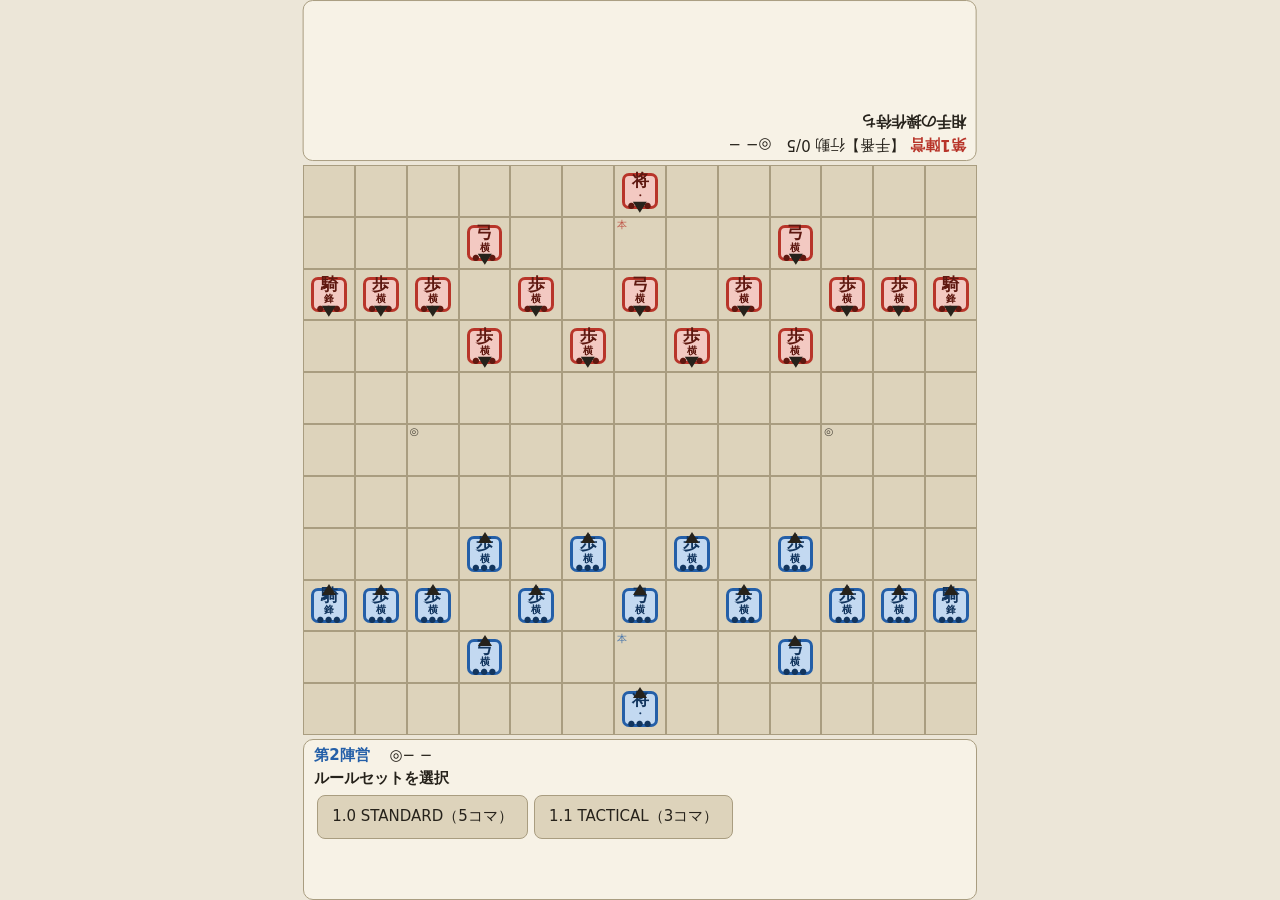
<file: pax-taimen/index.html>
<!DOCTYPE html><html lang="ja"><head><meta charset="utf-8"><meta name="viewport" content="width=device-width, initial-scale=1, viewport-fit=cover"><title>PAX::UNDEFINED 対面戦</title>
<style>
:root{--bg:#ece6d8;--ce:#ddd3bb;--ln:#a99d80;--tx:#26221b;--pn:#f7f2e6;--p0:#b8352a;--p1:#245fa8;--c:min(calc(100vw/13),calc((100vh - 330px)/11));box-sizing:border-box;padding:env(safe-area-inset-top,0px) 0 env(safe-area-inset-bottom,0px)}
@media (prefers-color-scheme:dark){:root:not([data-theme="light"]){--bg:#1c1a16;--ce:#38322a;--ln:#554d3f;--tx:#eee7d8;--pn:#27231e}}
:root[data-theme="dark"]{--bg:#1c1a16;--ce:#38322a;--ln:#554d3f;--tx:#eee7d8;--pn:#27231e}
html,body{height:100%;margin:0}
body{background:var(--bg);color:var(--tx);font:15px system-ui,"Hiragino Sans","Noto Sans JP",sans-serif;display:flex;flex-direction:column;align-items:center;gap:4px}
.pn{flex:1;min-height:0;width:calc(var(--c)*13);max-width:100%;background:var(--pn);border:1px solid var(--ln);border-radius:10px;padding:6px 10px;overflow:auto;box-sizing:border-box}
.t{transform:rotate(180deg)}
.lg{font-size:12px;opacity:.8;margin:3px 0}.ms{font-weight:600;margin:4px 0}
button{font:inherit;min-height:44px;padding:0 14px;margin:3px;border-radius:8px;border:1px solid var(--ln);background:var(--ce);color:var(--tx)}
#bd{display:grid;grid-template-columns:repeat(13,var(--c));grid-auto-rows:var(--c)}
.ce{position:relative;border:1px solid var(--ln);background:var(--ce);box-sizing:border-box}
.hl{background:#f1c40f66;box-shadow:inset 0 0 0 3px #e0a800}
.m{position:absolute;top:0;left:2px;font-size:calc(var(--c)*.2);text-decoration:none;opacity:.8}.a0{color:var(--p0)}.a1{color:var(--p1)}
.pc{position:absolute;inset:7px;border-radius:7px;border:3px solid;display:flex;flex-direction:column;align-items:center;justify-content:center;line-height:1.05;font-weight:700}
.s0{background:#f3c9c2;border-color:var(--p0);color:#5e1810}.s1{background:#c3d9f1;border-color:var(--p1);color:#12355e}
.k{font-size:calc(var(--c)*.32)}.fm{font-size:calc(var(--c)*.2)}.hp{font-size:calc(var(--c)*.16);letter-spacing:1px}
.sel{outline:4px solid #e0a800}.dn{opacity:.5}
.ar{position:absolute;inset:-7px;pointer-events:none}
.ar::before{content:"";position:absolute;top:0;left:50%;margin-left:-7px;border:7px solid transparent;border-top:0;border-bottom:11px solid var(--tx)}
.zz{position:absolute;right:1px;top:0;font-size:calc(var(--c)*.2)}
</style></head><body>
<div id="p0" class="pn t"></div><div id="bd"></div><div id="p1" class="pn"></div>
<script>
const D=[[0,-1],[1,0],[0,1],[-1,0]],AR='↑→↓←',NM={I:'歩',A:'弓',C:'騎',K:'将',D:'下'},BA={I:4,A:2,C:3,K:5,D:6};
const FM={I:{yoko:['横陣',2,2],hoshi:['鋒矢',4,0],hoi:['包囲',1,1],taiki:['対騎',0,0]},A:{retsu:['横列',-2,-2],san:['散開',0,0],han:['半月',0,0]},C:{hoshi:['鋒矢',0,-3],tei:['梯形',0,0],san:['散開',0,3]},K:{none:['',0,0]},D:{down:['下馬',0,0]}};
const S0={I:'D4 F4 L3 H4 J4 C3 E3 I3 K3 B3',A:'D2 G3 J2',C:'A3 M3',K:'G1'},S1={I:'D8 F8 B9 H8 J8 C9 E9 I9 K9 L9',A:'D10 G9 J10',C:'A9 M9',K:'G11'},INI={I:'yoko',A:'retsu',C:'hoshi',K:'none'};
let P=[],RL=[{x:2,y:5},{x:10,y:5}],hl=[],res=null,ui={s:-1,m:'',o:[]},LOG=[],cur=0,n=0,LIM=5,over=0,sel=null;
[S0,S1].forEach((S,s)=>{for(const t in S)S[t].split(' ').forEach(c=>P.push({s,t,x:c.charCodeAt(0)-65,y:+c.slice(1)-1,d:s?0:2,f:INI[t],hp:3,acted:0,stun:0}))});
const $=i=>document.getElementById(i),inb=(x,y)=>x>=0&&y>=0&&x<13&&y<11,at=(x,y)=>P.find(p=>p.x==x&&p.y==y),say=t=>{LOG.push(t);if(LOG.length>4)LOG.shift()};
const pc=p=>`<div class="pc s${p.s}${p===sel?' sel':''}${p.acted||p.stun?' dn':''}"><span class="k">${NM[p.t]}</span><span class="fm">${FM[p.t][p.f][0].slice(0,1)||'・'}</span><span class="hp">${'●'.repeat(p.hp)+'○'.repeat(3-p.hp)}</span><i class="ar" style="transform:rotate(${p.d*90}deg)"></i>${p.stun?'<b class="zz">休</b>':''}</div>`;
function pan(s){const a=ui.s==s&&!over||ui.s==s;return `<div><b style="color:var(--p${s})">第${s+1}陣営</b> ${cur==s&&!over?'【手番】行動 '+n+'/'+LIM:''}　◎${RL.map(r=>r.o===undefined?'−':'第'+(r.o+1)).join(' ')}</div><div class="lg">${LOG.join('<br>')}</div>`+(a?`<div class="ms">${ui.m}</div>${sel?`<div>${NM[sel.t]} ${FM[sel.t][sel.f][0]} 兵${sel.hp} 向${AR[sel.d]}</div>`:''}${ui.o.map((o,i)=>`<button onclick="pk(${i})">${o[0]}</button>`).join('')}`:`<div class="ms">相手の操作待ち</div>`)}
function render(){let h='';for(let y=0;y<11;y++)for(let x=0;x<13;x++){const p=at(x,y),hq=x==6&&(y==1||y==9)?(y==1?0:1):-1,rl=RL.find(r=>r.x==x&&r.y==y),on=hl.some(a=>a[0]==x&&a[1]==y);h+=`<div class="ce${on?' hl':''}" onclick="cl(${x},${y})">${hq>=0?`<u class="m a${hq}">本</u>`:''}${rl?`<u class="m a${rl.o??''}">◎</u>`:''}${p?pc(p):''}</div>`}$('bd').innerHTML=h;$('p0').innerHTML=pan(0);$('p1').innerHTML=pan(1)}
function ask(s,m,o=[],c=[],f){if(over&&!f)return new Promise(()=>{});ui={s,m,o};hl=c;render();return new Promise(r=>res=r)}
function done(v){const r=res;res=null;ui.o=[];hl=[];r&&r(v)}
function pk(i){done(ui.o[i][1])}function cl(x,y){if(res&&hl.some(a=>a[0]==x&&a[1]==y))done({x,y})}
function moves(p){const fv=D[p.d],rr=[-fv[1],fv[0]],c=p.t=='C',o=[];[[1,0,2,'f'],[1,1,c?2:1,'d'],[1,-1,c?2:1,'d'],[0,1,c?2:1,'s'],[0,-1,c?2:1,'s'],[-1,0,1,'b']].forEach(([a,b,k,t])=>{const vx=a*fv[0]+b*rr[0],vy=a*fv[1]+b*rr[1];for(let i=1;i<=k;i++){const x=p.x+vx*i,y=p.y+vy*i;if(!inb(x,y)||at(x,y))break;o.push({x,y,n:i,k:t})}});return o}
function targets(p){const fv=D[p.d],rr=[-fv[1],fv[0]],r=[[1,0]];if(p.t=='C'&&p.f=='tei')r.push([1,1],[1,-1]);return r.map(([a,b])=>{const q=at(p.x+a*fv[0]+b*rr[0],p.y+a*fv[1]+b*rr[1]);return q&&q.s!=p.s?{q,diag:!!b}:0}).filter(Boolean)}
function face(d,a,tei){const fv=D[d.d],vx=a.x-d.x,vy=a.y-d.y,f=vx*fv[0]+vy*fv[1],l=-vx*fv[1]+vy*fv[0];if(tei)return -3;if(f>0)return 0;if(f==0)return -3;return l==0?-5:-3}
function sup(x,y,s){let i=0,b=0,c=0;P.forEach(u=>{if(u.s!=s||u===x)return;const vx=y.x-u.x,vy=y.y-u.y,f=vx*D[u.d][0]+vy*D[u.d][1],l=-vx*D[u.d][1]+vy*D[u.d][0];
if(u.t=='I'&&Math.max(Math.abs(vx),Math.abs(vy))==1&&f>0)i+=u.f=='hoi'?2:1;
if(u.t=='A'&&Math.abs(vx)+Math.abs(vy)<=3)b=Math.max(b,u.f=='retsu'?2:u.f=='san'?1:u.f=='han'&&l==0&&f>=1&&f<=3?4:0);
if(u.t=='K'&&x.t=='I'&&Math.max(Math.abs(x.x-u.x),Math.abs(x.y-u.y))<=2)c=1});return[i,b,c]}
function val(x,y,att,ch,tei){const f=FM[x.t][x.f],pt=[['基',BA[x.t]],['陣',att?f[1]:f[2]],['兵',x.hp-3]];let fc=0;if(!att){fc=face(x,y,tei);pt.push(['向',fc])}
if(x.f=='taiki'&&y.t=='C'&&(att||fc==0))pt.push(['対騎',10]);if(att&&ch)pt.push([ch==2?'大突撃':'小突撃',(ch==2?7:3)+(x.f=='hoshi'?4:0)]);
const su=sup(x,y,x.s);pt.push(['歩支',su[0]],['弓支',su[1]],['将支',su[2]],['中継',RL.filter(r=>r.o===x.s).length]);let t=0,s='';pt.forEach(([k,v])=>{t+=v;if(v)s+=k+(v>0?'+':'')+v+' '});return{t,s,r:1+Math.floor(Math.random()*6)}}
function kill(p){P=P.filter(q=>q!==p);if(p.t=='K')win(1-p.s,'指揮官撃破')}
function win(s,w){over=1;say(`第${s+1}陣営の勝利（${w}）`);ask(s,'勝利！',[['もう一度',1]],[],1).then(()=>location.reload())}
async function fight(a,d,ch,tei){const vx=Math.sign(d.x-a.x),vy=Math.sign(d.y-a.y),rx=d.x+vx,ry=d.y+vy,cr=inb(rx,ry)&&!at(rx,ry);
const v=await ask(d.s,`${NM[a.t]}に攻撃されます。交戦か撤退か選択`,cr?[['交戦','f'],['撤退','r']]:[['交戦（撤退不可）','f']]);
if(v=='r'){d.x=rx;d.y=ry;d.stun=1;say('撤退：次の手番は行動不可');return{ret:1}}
const A=val(a,d,1,ch,tei),B=val(d,a,0,0,tei),x=A.t+A.r,y=B.t+B.r;say(`攻 ${A.s}＝${A.t}+🎲${A.r}＝${x}`);say(`防 ${B.s}＝${B.t}+🎲${B.r}＝${y}`);
let g=0,cd=0;if(x>y)g=x>=2*y?2:1;else if(y>x&&y>=2*x)cd=1;say(g?`防御側 兵−${g}`:cd?'反撃：攻撃側 兵−1':'変化なし');
await ask(a.s,'結果を確認',[['OK',1]]);if(cd){a.hp--;if(a.hp<=0)kill(a)}if(g){d.hp-=g;if(d.hp<=0)kill(d)}return{hit:g>0,dead:d.hp<=0}}
async function attack(a,d,ch,tei){while(true){const ox=d.x,oy=d.y,r=await fight(a,d,ch,tei);if(over||r.ret||!r.hit||a.hp<=0)return;const vx=Math.sign(ox-a.x),vy=Math.sign(oy-a.y);let again=0;
const adv=async()=>ch==1||await ask(a.s,'進撃しますか？',[['進撃','y'],['留まる','n']])=='y';
if(r.dead){if(!at(ox,oy)&&await adv()){a.x=ox;a.y=oy}return}
if(ch==2){const bx=ox+vx,by=oy+vy;if(inb(bx,by)&&!at(bx,by)){a.x=bx;a.y=by;a.d=(a.d+2)%4;say('突破')}else{d.hp--;say('圧殺');if(d.hp<=0){kill(d);return}}again=1}
else{const px=ox+vx,py=oy+vy;if(inb(px,py)&&!at(px,py)){d.x=px;d.y=py;if(await adv()){a.x=ox;a.y=oy;again=1}}else{d.hp--;say('圧殺');if(d.hp<=0){kill(d);return}again=1}}
if(!again||await ask(a.s,'再攻撃しますか？',[['再攻撃','y'],['やめる','n']])!='y')return;const t=targets(a).find(z=>z.q===d);if(!t)return;ch=0;tei=t.diag}}
async function hit(s,p,tg,ch){let t=tg[0];if(tg.length>1){const c=await ask(s,'攻撃対象を選択',[],tg.map(z=>[z.q.x,z.q.y]));t=tg.find(z=>z.q.x==c.x&&z.q.y==c.y)}await attack(p,t.q,ch,t.diag)}
async function doA(s,p){const mv=moves(p);if(!mv.length){say('移動できません');return 0}const c=await ask(s,'移動先を選択',[['戻る','x']],mv.map(m=>[m.x,m.y]));if(c=='x')return 0;const m=mv.find(m=>m.x==c.x&&m.y==c.y);p.x=m.x;p.y=m.y;
const ch=p.t=='C'&&(m.k=='f'||m.k=='d')?m.n:0,tg=targets(p);if(tg.length&&await ask(s,'攻撃しますか？',[['攻撃','y'],['攻撃せず終了','n']])=='y')await hit(s,p,tg,ch);return 1}
async function doD(s,p){const tg=targets(p);if(!tg.length){say('攻撃対象なし');return 0}await hit(s,p,tg,0);return 1}
async function doC(s,p){const o=[0,1,2,3].map(d=>[d,p.x+D[d][0],p.y+D[d][1]]).filter(o=>inb(o[1],o[2])&&!at(o[1],o[2]));if(!o.length)return 0;const c=await ask(s,'前進先のマスを選択（向きも変わる）',[['戻る','x']],o.map(o=>[o[1],o[2]]));if(c=='x')return 0;const q=o.find(o=>o[1]==c.x&&o[2]==c.y);p.d=q[0];p.x=c.x;p.y=c.y;return 1}
async function doB(s,p){const d=await ask(s,'向きを選択',[...AR].map((a,i)=>[a,i]).concat([['戻る','x']]));if(d=='x')return 0;const fs=Object.keys(FM[p.t]);let f=p.f;
if(fs.length>1||p.t=='C'){const os=fs.map(k=>[FM[p.t][k][0]+(k==p.f?'（現在）':''),k]);if(p.t=='C')os.push(['下馬（戻れません）','down']);f=await ask(s,'陣形を選択',os)}
if(d==p.d&&f==p.f){say('変更なしは不可');return 0}p.d=d;if(f=='down'){p.t='D';p.f='down'}else p.f=f;return 1}
async function act(s,av){const r=await ask(s,`動かすコマを選択（${n}/${LIM}）`,[],av.map(p=>[p.x,p.y])),p=at(r.x,r.y);sel=p;
const a=await ask(s,'行動を選択',[['A 移動＋攻撃','A'],['B 向き・陣形','B'],['C 向き変更＋前進1','C'],['D その場攻撃','D'],['戻る','x']]);
const ok=a=='A'?await doA(s,p):a=='B'?await doB(s,p):a=='C'?await doC(s,p):a=='D'?await doD(s,p):0;sel=null;if(ok)p.acted=1;return ok}
function end(s){P.forEach(p=>{if(p.s==s){p.acted=0;p.stun=0}});RL.forEach(r=>{const o=at(r.x,r.y);if(r.cl&&o!==r.cl.p)r.cl=null;if(r.cl&&r.cl.s!=s){r.o=r.cl.s;r.cl=null;say('中継地点を占領')}if(!r.cl&&o&&o.s==s&&r.o!==s)r.cl={p:o,s}})}
async function loop(){while(!over){const s=cur;n=0;if(P.some(p=>p.s==s&&p.x==6&&p.y==(s?1:9))){win(s,'敵本陣を保持');break}
while(!over){const av=P.filter(p=>p.s==s&&!p.acted&&!p.stun);if(n>=LIM||!av.length)break;if(await act(s,av))n++}if(over)break;end(s);cur=1-s}}
(async()=>{LIM=await ask(1,'ルールセットを選択',[['1.0 STANDARD（5コマ）',5],['1.1 TACTICAL（3コマ）',3]]);let a,b;do{a=1+Math.floor(Math.random()*6);b=1+Math.floor(Math.random()*6);say(`先攻決定 第1陣営:${a} 第2陣営:${b}`)}while(a==b);cur=a>b?0:1;await ask(cur,`先攻は第${cur+1}陣営です`,[['開始',1]]);loop()})();
</script></body></html>
</file>
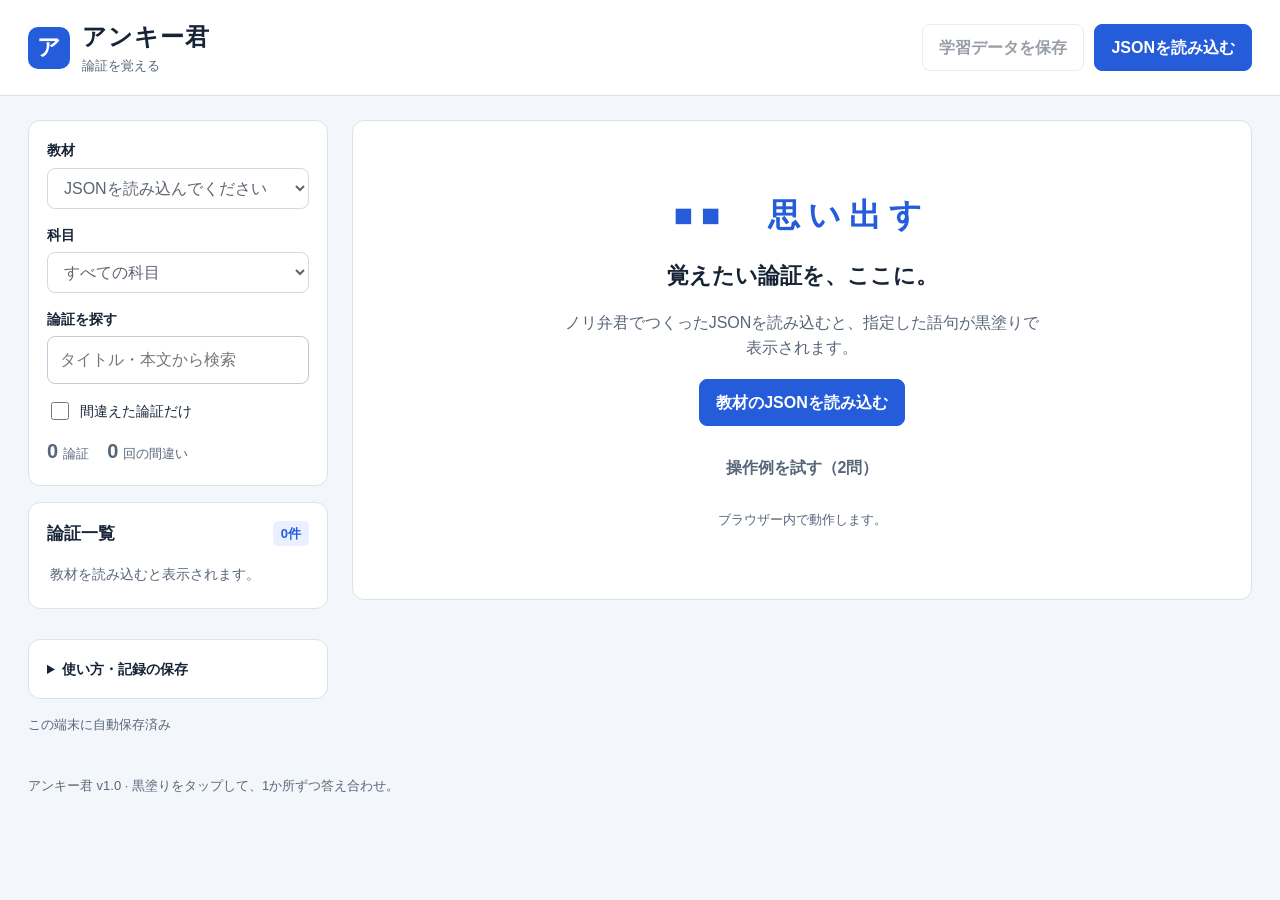
<file: anki-app.html>
<!doctype html>
<html lang="ja"><head><meta charset="utf-8"><meta name="viewport" content="width=device-width,initial-scale=1"><meta name="color-scheme" content="light"><meta name="description" content="アンキー君。通信不要で使える論証暗記ツール。"><title>アンキー君</title><style>
:root{color-scheme:light;--ink:#172436;--muted:#586679;--line:#dbe2ec;--paper:#fff;--bg:#f3f6fb;--accent:#245cda;--tint:#eaf0ff;--danger:#b52e3f;--serif:"Yu Mincho","Hiragino Mincho ProN",serif}
*{box-sizing:border-box}body{margin:0;background:var(--bg);color:var(--ink);font-family:-apple-system,BlinkMacSystemFont,"Segoe UI","Noto Sans JP","Yu Gothic",Meiryo,sans-serif;font-size:16px;line-height:1.6}button,input,textarea,select{font:inherit}button{cursor:pointer}button:disabled{opacity:.44;cursor:default}button,input,select,textarea{max-width:100%}button:focus-visible,a:focus-visible,[tabindex]:focus-visible{outline:3px solid #edb43b;outline-offset:3px}input,select,textarea{border:1px solid #bfcbda;border-radius:8px;background:#fff;color:var(--ink);padding:10px 12px;width:100%}input:focus,select:focus,textarea:focus{outline:2px solid var(--accent);outline-offset:1px}input[type=checkbox]{width:18px;height:18px;accent-color:var(--accent)}h1,h2,h3,p{margin:0}h1{font-size:24px;letter-spacing:.04em}h2{font-size:22px;line-height:1.5}.topbar{background:var(--paper);border-bottom:1px solid var(--line);padding:18px 28px;display:flex;align-items:center;justify-content:space-between;gap:18px}.brand{display:flex;align-items:center;gap:12px}.brandmark{display:grid;place-items:center;width:42px;height:42px;border-radius:10px;background:var(--accent);color:#fff;font-size:23px;font-weight:800}.brand p{font-size:13px;color:var(--muted)}.topactions,.row{display:flex;align-items:center;gap:10px;flex-wrap:wrap}.btn{border:1px solid #cbd5e3;background:#fff;border-radius:8px;padding:10px 16px;min-height:44px;font-weight:650;color:var(--ink);display:inline-flex;align-items:center;justify-content:center;gap:7px}.btn:hover:not(:disabled){background:#f0f4fa}.btn.primary{background:var(--accent);color:#fff;border-color:var(--accent)}.btn.primary:hover:not(:disabled){filter:brightness(.93);background:var(--accent)}.btn.subtle{background:transparent;border-color:transparent;color:var(--muted)}.btn.danger{color:var(--danger);background:#fff4f5;border-color:#f0ccd2}.btn.small{padding:7px 11px;font-size:14px;min-height:40px}.workspace{max-width:1500px;margin:0 auto;display:grid;grid-template-columns:300px minmax(0,1fr);gap:24px;padding:24px 28px 40px}.sidebar{min-width:0;display:flex;flex-direction:column;gap:16px}.panel{border:1px solid var(--line);background:var(--paper);border-radius:12px;padding:20px;min-width:0}.sidepanel{padding:18px}.main{min-width:0;display:flex;flex-direction:column;gap:18px}.label{display:block;font-size:14px;font-weight:700;margin-bottom:6px}.field{margin-bottom:15px}.field:last-child{margin-bottom:0}.hint{font-size:14px;color:var(--muted);line-height:1.65}.tiny{font-size:13px;color:var(--muted)}.sectionhead{display:flex;align-items:center;justify-content:space-between;gap:12px;margin-bottom:14px}.badge{font-size:13px;line-height:1.5;border-radius:5px;padding:3px 8px;color:var(--accent);background:var(--tint);white-space:nowrap;font-weight:700}.questionlist{display:flex;flex-direction:column;gap:7px;max-height:54vh;overflow:auto;padding:3px}.qrow{border:1px solid transparent;background:transparent;border-radius:8px;text-align:left;padding:11px 12px;display:flex;align-items:flex-start;gap:10px;width:100%;color:var(--ink);min-height:56px}.qrow:hover{background:#f0f4fa}.qrow.active{background:var(--tint);border-color:var(--accent)}.qnum{font:700 13px/1.7 ui-monospace,monospace;color:var(--muted);padding-top:1px;min-width:22px}.qtext{flex:1;min-width:0}.qtitle{font-size:15px;font-weight:700;display:block;overflow-wrap:anywhere}.qmeta{font-size:12px;color:var(--muted);display:block;margin-top:3px}.count{font-size:12px;white-space:nowrap;color:var(--danger)}.status{font-size:13px;color:var(--muted)}.banner{margin:14px 28px 0;padding:12px 16px;border:1px solid #edbc6c;background:#fff7e8;border-radius:8px;color:#6b460c;font-size:14px}.toast{position:fixed;bottom:24px;left:50%;transform:translateX(-50%);max-width:min(650px,calc(100% - 32px));background:#172436;color:#fff;padding:13px 20px;border-radius:9px;box-shadow:0 8px 30px #14243624;z-index:100;font-size:14px}.toast.error{background:#9e2537}details summary{cursor:pointer;font-size:14px;font-weight:700}details p{font-size:14px;margin-top:10px;color:var(--muted)}.helpbox{margin-top:14px}.helpbox ol{padding-left:22px;margin:10px 0 0;font-size:14px;color:var(--muted)}.helpbox li+li{margin-top:6px}.empty{display:flex;flex-direction:column;justify-content:center;align-items:center;gap:18px;text-align:center;min-height:480px;padding:40px 24px}.empty .emptyglyph{font-size:32px;letter-spacing:8px;color:var(--accent);font-weight:800}.empty p{max-width:480px;color:var(--muted)}.empty.small-empty{min-height:220px}.check{display:flex;align-items:center;gap:8px;font-size:14px;cursor:pointer}.grow{flex:1}[hidden]{display:none!important}.readtext{font-size:var(--reading-size,19px);line-height:2.15;white-space:pre-wrap;overflow-wrap:anywhere;min-height:240px;text-align:left}.redaction{background:#182536;color:transparent;border-radius:3px;padding:2px 1px;cursor:pointer;box-decoration-break:clone;-webkit-box-decoration-break:clone;user-select:none;-webkit-user-select:none}.redaction.revealed{color:var(--ink);background:#dfeaff;box-shadow:inset 0 -2px 0 #7399e8}.cardhead{display:flex;align-items:center;justify-content:space-between;gap:12px;margin-bottom:16px}.eyebrow{font-size:13px;color:var(--accent);font-weight:800;letter-spacing:.05em}.study-title{margin-top:8px;margin-bottom:7px;font-size:25px;overflow-wrap:anywhere}.studytools{display:flex;align-items:center;gap:8px;flex-wrap:wrap;margin:20px 0;border-top:1px solid var(--line);border-bottom:1px solid var(--line);padding:12px 0}.studytools .hint{margin-left:auto}.studycard{padding:30px 34px}.gradebar{border-top:1px solid var(--line);margin-top:28px;padding-top:20px;display:flex;align-items:center;gap:10px;flex-wrap:wrap}.gradestatus{font-size:14px;color:var(--muted)}.navrow{display:flex;justify-content:space-between;align-items:center;gap:12px}.progressline{height:4px;background:#e3e9f4;border-radius:10px;overflow:hidden;margin:14px 0 22px}.progressline span{display:block;height:100%;background:var(--accent)}.statsrow{display:flex;gap:18px;margin-top:12px;flex-wrap:wrap}.stat strong{font-size:20px;margin-right:5px}.stat{font-size:13px;color:var(--muted)}.bottomhint{max-width:1500px;margin:0 auto;padding:0 28px 28px;font-size:13px;color:var(--muted)}.mobile-toggle{display:none}
@media(max-width:950px){.workspace{grid-template-columns:245px minmax(0,1fr);padding:18px;gap:18px}.topbar{padding:16px 18px}.studycard{padding:24px}}
@media(max-width:700px){.topbar{align-items:flex-start;flex-wrap:wrap;gap:14px}.topactions{width:100%;gap:8px}.topactions .btn{flex:1;padding:10px 8px;font-size:14px}.workspace{display:flex;flex-direction:column;padding:14px;gap:14px}.sidebar{gap:12px}.questionlist{max-height:185px}.panel{padding:18px}.studycard{padding:20px 18px}.study-title{font-size:23px}.readtext{font-size:var(--reading-size,19px);line-height:2.1}.gradebar .btn{flex:1}.gradebar .gradestatus{width:100%}.studytools .hint{width:100%;margin-left:0}.bottomhint{padding:0 16px 24px}.banner{margin:12px 14px 0}.empty{min-height:360px}.mobile-toggle{display:flex;justify-content:space-between;width:100%;text-align:left}.reader-sidebar.collapsed>.panel,.reader-sidebar.collapsed>.status{display:none}.reader-sidebar .mobile-toggle{border-color:#bccde9;background:var(--tint)}.reader-sidebar .mobile-toggle span{font-size:13px;font-weight:500;color:var(--muted)}h1{font-size:22px}.btn{touch-action:manipulation}}
</style></head><body>
<header class="topbar"><div class="brand"><div class="brandmark" aria-hidden="true">ア</div><div><h1>アンキー君</h1><p>論証を覚える</p></div></div><div class="topactions"><button id="backupBtn" class="btn">学習データを保存</button><button class="btn primary" id="importBtn">JSONを読み込む</button><input id="importFile" type="file" accept=".json,application/json" multiple hidden></div></header>
<div id="storageWarning" class="banner" role="alert" hidden></div>
<div class="workspace"><aside class="sidebar reader-sidebar collapsed" id="readerSidebar"><button id="toggleLibrary" class="btn mobile-toggle" aria-expanded="false">教材・科目・論証を選ぶ <span>開く ＋</span></button><section class="panel sidepanel"><div class="field"><label class="label" for="deckSelect">教材</label><select id="deckSelect"><option>JSONを読み込んでください</option></select></div><div class="field"><label class="label" for="subjectSelect">科目</label><select id="subjectSelect"><option value="">すべての科目</option></select></div><div class="field"><label class="label" for="search">論証を探す</label><input id="search" type="search" placeholder="タイトル・本文から検索"></div><label class="check"><input id="wrongOnly" type="checkbox">間違えた論証だけ</label><div class="statsrow"><span class="stat"><strong id="totalQuestions">0</strong>論証</span><span class="stat"><strong id="totalWrong">0</strong>回の間違い</span></div></section><section class="panel sidepanel"><div class="sectionhead"><h2 style="font-size:17px">論証一覧</h2><span class="badge" id="listCount">0件</span></div><div class="questionlist" id="questionList" aria-label="学習する論証"><p class="hint">教材を読み込むと表示されます。</p></div></section><details class="panel sidepanel helpbox"><summary>使い方・記録の保存</summary><ol><li>ノリ弁君のJSONを読み込みます。</li><li>黒塗りをタップして答えを確認します。</li><li>「間違えた」「覚えた」で結果を記録します。</li><li>科目や「間違えた論証だけ」で絞り込めます。</li></ol><p>読み込んだ教材と記録は、このブラウザーに自動保存します。</p></details><span class="status" id="saveStatus" role="status"></span></aside><main class="main"><section class="panel empty" id="welcome"><div class="emptyglyph" aria-hidden="true">■■　思い出す</div><h2>覚えたい論証を、ここに。</h2><p>ノリ弁君でつくったJSONを読み込むと、指定した語句が黒塗りで表示されます。</p><button id="welcomeImport" class="btn primary">教材のJSONを読み込む</button><button id="sampleBtn" class="btn subtle">操作例を試す（2問）</button><p class="tiny">ブラウザー内で動作します。</p></section><section class="panel empty small-empty" id="noResults" hidden><h2>該当する論証がありません</h2><p>科目・検索語句・間違いの絞り込みを変更してください。</p><button id="resetFilters" class="btn">絞り込みを解除</button></section><article class="panel studycard" id="studyCard" hidden><div class="cardhead"><span class="eyebrow" id="questionPosition"></span><span class="badge" id="questionSubject"></span></div><div class="progressline" aria-hidden="true"><span id="positionBar"></span></div><h2 id="questionTitle" class="study-title"></h2><div id="questionStats" class="hint"></div><div class="studytools"><button id="showAll" class="btn small">すべて開く</button><button id="hideAll" class="btn small">すべて隠す</button><button id="fontDown" class="btn small">A−</button><button id="fontUp" class="btn small">A＋</button><span id="revealCount" class="hint"></span></div><div id="studyBody" class="readtext"></div><div class="gradebar"><button id="wrongBtn" class="btn danger">間違えた</button><button id="correctBtn" class="btn primary">覚えた</button><span class="grow"></span><span class="gradestatus" id="gradeStatus">思い出せたか記録する</span><button id="undoGrade" class="btn subtle small" hidden>取り消す</button><button id="retryBtn" class="btn small" hidden>もう一度</button></div></article><nav class="navrow" id="studyNav" hidden><button id="previousBtn" class="btn">← 前の論証</button><span class="hint" id="navCount"></span><button id="nextBtn" class="btn">次の論証 →</button></nav></main></div><footer class="bottomhint">アンキー君 v1.0 · 黒塗りをタップして、1か所ずつ答え合わせ。</footer><div id="toast" class="toast" role="status" aria-live="polite" hidden></div><script>
'use strict';
const $=id=>document.getElementById(id),stamp=()=>new Date().toISOString();let toastTimer;
function make(tag,cls,text){const n=document.createElement(tag);if(cls)n.className=cls;if(text!==undefined)n.textContent=text;return n}
function toast(message,error=false){const t=$('toast');t.textContent=message;t.className='toast'+(error?' error':'');t.hidden=false;clearTimeout(toastTimer);toastTimer=setTimeout(()=>t.hidden=true,error?8500:4200)}
function storageRead(key,fallback){try{const s=localStorage.getItem(key);return s?JSON.parse(s):fallback}catch(e){$('storageWarning').textContent='このブラウザーでは保存済みデータを読み出せません。';$('storageWarning').hidden=false;return fallback}}
function storageWrite(key,value){try{localStorage.setItem(key,JSON.stringify(value));return true}catch(e){$('storageWarning').textContent='このブラウザーに保存できません。';$('storageWarning').hidden=false;return false}}
function downloadJSON(data,name){const blob=new Blob([JSON.stringify(data,null,2)+'\n'],{type:'application/json;charset=utf-8'}),url=URL.createObjectURL(blob),a=document.createElement('a');a.href=url;a.download=name;document.body.append(a);a.click();a.remove();setTimeout(()=>URL.revokeObjectURL(url),60000)}
async function readJSON(file){if(file.size>25*1024*1024)throw new Error('25MB以内のJSONを選んでください。');try{return JSON.parse((await file.text()).replace(/^\uFEFF/,''))}catch(e){throw new Error('JSONを読み込めません。ノリ弁君で保存したJSONを選んでください。')}}
function validateDeck(raw){if(!raw||raw.format!=='ankikun'||raw.version!==1)throw new Error('対応する教材ではありません。');if(typeof raw.id!=='string'||!raw.id.trim())throw new Error('教材IDがありません。');if(typeof raw.title!=='string'||!raw.title.trim())throw new Error('教材名がありません。');if(!Array.isArray(raw.questions)||!raw.questions.length)throw new Error('論証がありません。');const seen=new Set(),questions=raw.questions.map((q,i)=>{if(!q||typeof q.id!=='string'||seen.has(q.id))throw new Error((i+1)+'問目の論証IDが不正です。');seen.add(q.id);if(typeof q.title!=='string'||typeof q.body!=='string'||!Array.isArray(q.masks))throw new Error((i+1)+'問目の形式が不正です。');let end=0;const masks=q.masks.map(m=>{if(!m||!Number.isInteger(m.start)||!Number.isInteger(m.end)||m.start<0||m.end<=m.start||m.end>q.body.length)throw new Error((i+1)+'問目の黒塗り位置が不正です。');return{start:m.start,end:m.end,text:q.body.slice(m.start,m.end)}}).sort((a,b)=>a.start-b.start);for(const m of masks){if(m.start<end)throw new Error((i+1)+'問目の黒塗りが重なっています。');end=m.end}return{id:q.id,title:q.title,subject:q.subject||'',body:q.body,masks}});return{format:'ankikun',version:1,id:raw.id,title:raw.title,createdAt:raw.createdAt||stamp(),updatedAt:raw.updatedAt||stamp(),questions}}
function renderMasked(target,q,opened=new Set()){target.replaceChildren();let pos=0;q.masks.forEach((m,i)=>{target.append(document.createTextNode(q.body.slice(pos,m.start)));const span=make('span','redaction'+(opened.has(i)?' revealed':''),q.body.slice(m.start,m.end));span.tabIndex=0;span.dataset.mask=i;target.append(span);pos=m.end});target.append(document.createTextNode(q.body.slice(pos)))}
function sampleDeck(){const questions=[{id:'tutorial-01',title:'黒塗りをタップする',subject:'操作練習',body:'隠れている語句をタップすると、その部分だけ答えが表示されます。もう一度タップすると、再び隠れます。',words:['その部分だけ','もう一度タップ']},{id:'tutorial-02',title:'間違いを記録する',subject:'操作練習',body:'思い出せなかったときは「間違えた」を押します。間違い回数は教材IDと論証IDごとに保存されます。',words:['間違えた','教材IDと論証ID']}].map(q=>{const{words,...rest}=q;return{...rest,masks:words.map(w=>({start:q.body.indexOf(w),end:q.body.indexOf(w)+w.length,text:w})).sort((a,b)=>a.start-b.start)}});return{format:'ankikun',version:1,id:'ankikun-tutorial-v1',title:'操作練習（教材の見本）',createdAt:'2026-09-17T00:00:00.000Z',updatedAt:'2026-09-17T00:00:00.000Z',questions}}
const STATE_KEY='anky-kun:study:v1';let state=storageRead(STATE_KEY,{decks:[],progress:{},activeDeckId:'',activeQuestionId:'',fontSize:19});if(!state||!Array.isArray(state.decks))state={decks:[],progress:{},activeDeckId:'',activeQuestionId:'',fontSize:19};let filtered=[],opened=new Set(),graded=null,filterSubject='',filterSearch='',filterWrong=false;
function activeDeck(){return state.decks.find(d=>d.id===state.activeDeckId)||null}function activeQuestion(){return activeDeck()?.questions.find(q=>q.id===state.activeQuestionId)||null}function recordKey(d,q){return JSON.stringify([d.id,q.id])}function record(d,q){return state.progress[recordKey(d,q)]||{deckId:d.id,questionId:q.id,wrong:0,correct:0,lastWrong:'',lastPracticed:''}}
function save(){const ok=storageWrite(STATE_KEY,state);$('saveStatus').textContent=ok?'この端末に自動保存済み':'学習データをJSONで保存してください'}
function renderDeckSelect(){const s=$('deckSelect');s.replaceChildren();if(!state.decks.length){s.append(make('option','','JSONを読み込んでください'));s.disabled=true}else{s.disabled=false;for(const d of state.decks){const o=make('option','',d.title+'（'+d.questions.length+'問）');o.value=d.id;s.append(o)}s.value=state.activeDeckId}$('backupBtn').disabled=!state.decks.length}
function renderSubjects(){const s=$('subjectSelect');s.replaceChildren();const all=make('option','','すべての科目');all.value='';s.append(all);const subjects=[...new Set((activeDeck()?.questions||[]).map(q=>q.subject.trim()||'未分類'))];for(const name of subjects){const o=make('option','',name);o.value=name;s.append(o)}if(!subjects.includes(filterSubject))filterSubject='';s.value=filterSubject;s.disabled=!state.decks.length}
function refreshFilters(reset=false){const d=activeDeck();filtered=d?d.questions.filter(q=>(!filterSubject||(q.subject.trim()||'未分類')===filterSubject)&&(!filterSearch||(q.title+'\n'+q.subject+'\n'+q.body).toLocaleLowerCase().includes(filterSearch.toLocaleLowerCase()))&&(!filterWrong||record(d,q).wrong>0)):[];if(reset||!filtered.some(q=>q.id===state.activeQuestionId)){state.activeQuestionId=filtered[0]?.id||'';opened=new Set();graded=null}renderList();renderStudy();save()}
function renderList(){const d=activeDeck();$('totalQuestions').textContent=d?.questions.length||0;$('totalWrong').textContent=d?d.questions.reduce((n,q)=>n+record(d,q).wrong,0):0;$('listCount').textContent=filtered.length+'件';const list=$('questionList');list.replaceChildren();if(!filtered.length){list.append(make('p','hint',d?'該当する論証がありません。':'教材を読み込むと表示されます。'));return}filtered.forEach(q=>{const i=d.questions.indexOf(q),r=record(d,q),b=make('button','qrow'+(q.id===state.activeQuestionId?' active':''));b.append(make('span','qnum',String(i+1).padStart(2,'0')));const txt=make('span','qtext');txt.append(make('span','qtitle',q.title));txt.append(make('span','qmeta',(q.subject||'未分類')+' · 黒塗り '+q.masks.length+'か所'));b.append(txt);if(r.wrong)b.append(make('span','count','×'+r.wrong));b.onclick=()=>selectQuestion(q.id);list.append(b)})}
function selectQuestion(id){state.activeQuestionId=id;opened=new Set();graded=null;renderList();renderStudy();save()}
function renderStudy(){const d=activeDeck(),q=activeQuestion();$('welcome').hidden=!!d;$('noResults').hidden=!d||!!q;$('studyCard').hidden=!q;$('studyNav').hidden=!q;if(!q)return;const idx=filtered.findIndex(x=>x.id===q.id),number=d.questions.indexOf(q)+1;$('questionPosition').textContent='論証 '+String(number).padStart(2,'0')+' / '+d.questions.length;$('questionSubject').textContent=q.subject||'未分類';$('questionTitle').textContent=q.title;$('positionBar').style.width=((idx+1)/filtered.length*100)+'%';$('navCount').textContent=(idx+1)+' / '+filtered.length;$('previousBtn').disabled=idx<=0;$('nextBtn').disabled=idx>=filtered.length-1;renderMasked($('studyBody'),q,opened);renderRevealCount();renderRecord();applyFont()}
function renderRevealCount(){const q=activeQuestion();if(!q)return;$('revealCount').textContent=q.masks.length?opened.size+' / '+q.masks.length+'か所を表示':'この論証は黒塗り未設定';$('showAll').disabled=!q.masks.length||opened.size===q.masks.length;$('hideAll').disabled=!opened.size}
function renderRecord(){const q=activeQuestion(),d=activeDeck();if(!q||!d)return;const r=record(d,q);$('questionStats').textContent='間違い '+r.wrong+'回　／　覚えた '+r.correct+'回';$('wrongBtn').disabled=!!graded;$('correctBtn').disabled=!!graded;$('undoGrade').hidden=!graded;$('retryBtn').hidden=!graded;$('gradeStatus').textContent=graded?(graded.type==='wrong'?'間違いを記録しました':'覚えたことを記録しました'):'思い出せたか記録する'}
function applyFont(){$('studyBody').style.setProperty('--reading-size',Math.max(16,Math.min(30,state.fontSize||19))+'px')}
function toggleMask(t){const i=Number(t.dataset.mask);if(opened.has(i))opened.delete(i);else opened.add(i);renderStudy()}
$('studyBody').addEventListener('click',e=>{const t=e.target.closest('[data-mask]');if(t)toggleMask(t)});$('studyBody').addEventListener('keydown',e=>{if((e.key==='Enter'||e.key===' ')&&e.target.matches('[data-mask]')){e.preventDefault();toggleMask(e.target)}});$('showAll').onclick=()=>{const q=activeQuestion();opened=new Set(q.masks.map((_,i)=>i));renderStudy()};$('hideAll').onclick=()=>{opened.clear();renderStudy()};
function grade(type){const d=activeDeck(),q=activeQuestion();if(!q||graded)return;const key=recordKey(d,q),previous=state.progress[key]?{...state.progress[key]}:null,r={...record(d,q)};r[type]++;r.lastPracticed=stamp();if(type==='wrong')r.lastWrong=r.lastPracticed;state.progress[key]=r;graded={key,previous,type};renderRecord();renderList();save()}
$('wrongBtn').onclick=()=>grade('wrong');$('correctBtn').onclick=()=>grade('correct');$('undoGrade').onclick=()=>{if(!graded)return;if(graded.previous)state.progress[graded.key]=graded.previous;else delete state.progress[graded.key];graded=null;refreshFilters();toast('直前の記録を取り消しました。')};$('retryBtn').onclick=()=>{opened.clear();graded=null;renderStudy()};function move(delta){const i=filtered.findIndex(q=>q.id===state.activeQuestionId),next=filtered[i+delta];if(next)selectQuestion(next.id)}$('previousBtn').onclick=()=>move(-1);$('nextBtn').onclick=()=>move(1);$('fontDown').onclick=()=>{state.fontSize=Math.max(16,(state.fontSize||19)-1);renderStudy();save()};$('fontUp').onclick=()=>{state.fontSize=Math.min(30,(state.fontSize||19)+1);renderStudy();save()};
$('deckSelect').onchange=()=>{state.activeDeckId=$('deckSelect').value;filterSubject='';filterSearch='';filterWrong=false;$('search').value='';$('wrongOnly').checked=false;renderSubjects();refreshFilters(true)};$('toggleLibrary').onclick=()=>{const c=$('readerSidebar').classList.toggle('collapsed');$('toggleLibrary').setAttribute('aria-expanded',String(!c));$('toggleLibrary').querySelector('span').textContent=c?'開く ＋':'閉じる −'};$('subjectSelect').onchange=()=>{filterSubject=$('subjectSelect').value;refreshFilters(true)};$('search').oninput=()=>{filterSearch=$('search').value.trim();refreshFilters(true)};$('wrongOnly').onchange=()=>{filterWrong=$('wrongOnly').checked;refreshFilters(true)};$('resetFilters').onclick=()=>{filterSubject='';filterSearch='';filterWrong=false;$('subjectSelect').value='';$('search').value='';$('wrongOnly').checked=false;refreshFilters(true)};
function mergeDeck(d){const i=state.decks.findIndex(x=>x.id===d.id);if(i<0)state.decks.push(d);else state.decks[i]=d}function afterImport(id){state.activeDeckId=id;filterSubject='';filterSearch='';filterWrong=false;$('search').value='';$('wrongOnly').checked=false;renderDeckSelect();renderSubjects();refreshFilters(true)}$('importBtn').onclick=()=>$('importFile').click();$('welcomeImport').onclick=()=>$('importFile').click();$('importFile').addEventListener('change',async e=>{const files=[...e.target.files];if(!files.length)return;try{const incoming=[];for(const file of files){const raw=await readJSON(file);if(raw?.format==='ankikun-backup'){for(const d of raw.decks||[])incoming.push(validateDeck(d));for(const r of raw.progress||[]){const key=JSON.stringify([r.deckId,r.questionId]),old=state.progress[key]||{deckId:r.deckId,questionId:r.questionId,wrong:0,correct:0};state.progress[key]={...old,wrong:Math.max(old.wrong||0,r.wrong||0),correct:Math.max(old.correct||0,r.correct||0)}}}else incoming.push(validateDeck(raw))}for(const d of incoming)mergeDeck(d);if(incoming.length)afterImport(incoming[0].id);toast(incoming.length+'教材を読み込みました。')}catch(err){toast(err.message,true)}finally{e.target.value=''}});$('sampleBtn').onclick=()=>{const d=sampleDeck();mergeDeck(d);afterImport(d.id);toast('操作練習用の2問を読み込みました。')};$('backupBtn').onclick=()=>{if(!state.decks.length)return;downloadJSON({format:'ankikun-backup',version:1,exportedAt:stamp(),decks:state.decks,progress:Object.values(state.progress)},'アンキー君_学習データ_'+new Date().toISOString().slice(0,10)+'.json')};if(!state.decks.some(d=>d.id===state.activeDeckId))state.activeDeckId=state.decks[0]?.id||'';renderDeckSelect();renderSubjects();refreshFilters();
</script></body></html>
</file>
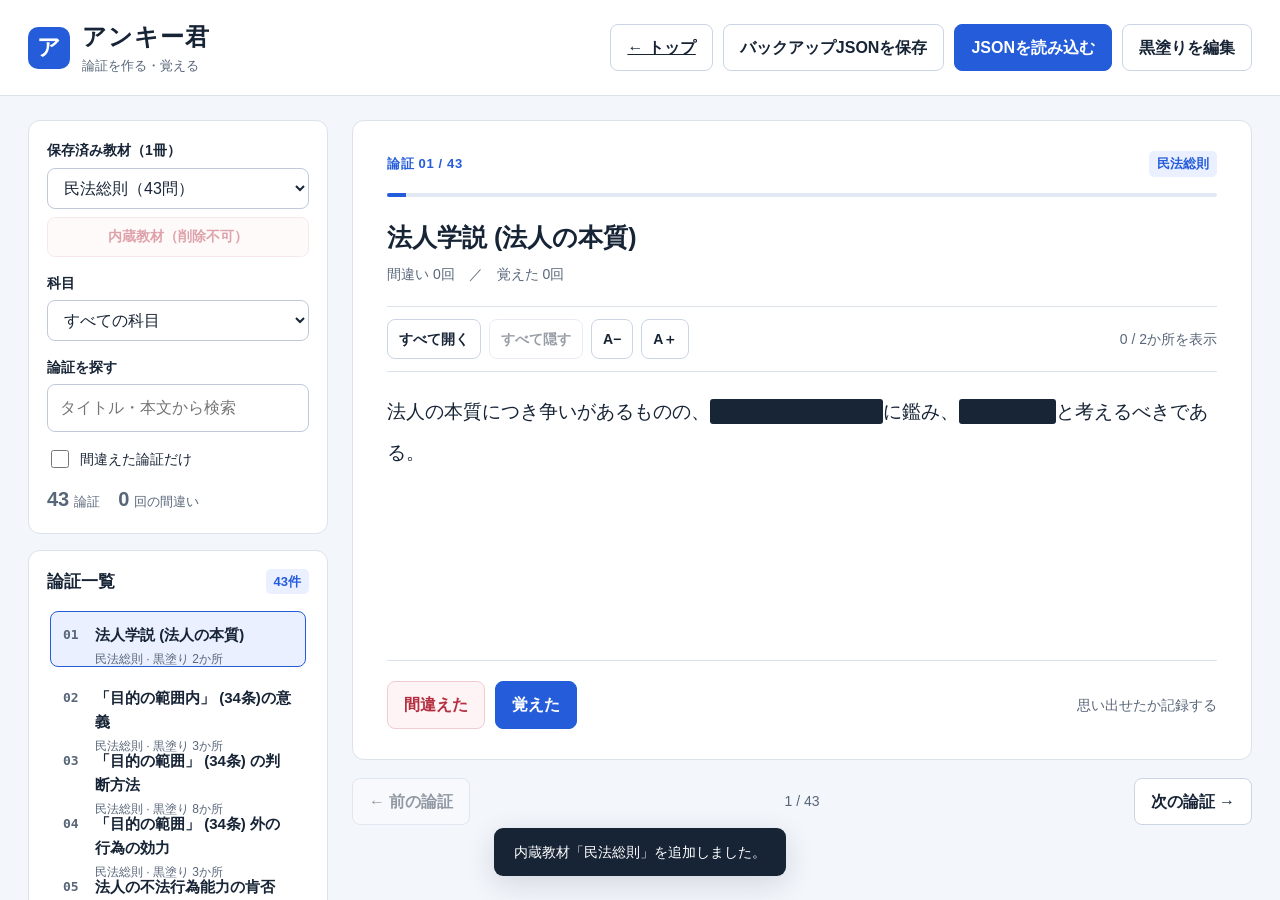
<file: anki.html>
<!doctype html>
<html lang="ja">
<head>
<meta charset="utf-8">
<meta name="viewport" content="width=device-width,initial-scale=1">
<title>アンキー君</title>
<style>html,body{margin:0;width:100%;height:100%;overflow:hidden;background:#f3f6fb}iframe{display:block;border:0;width:100%;height:100%}</style>
</head>
<body>
<iframe id="app" src="./anki-app.html" title="アンキー君"></iframe>
<script>
const frame=document.getElementById('app');
frame.addEventListener('load',()=>{
  try{
    const d=frame.contentDocument,w=frame.contentWindow;
    const getState=()=>{try{return w.eval('state')}catch(_){return null}};
    const getActiveDeck=()=>{const s=getState();return s?.decks?.find(x=>x.id===s.activeDeckId)||null};
    const getActiveQuestion=()=>{const s=getState(),deck=getActiveDeck();return deck?.questions?.find(q=>q.id===s?.activeQuestionId)||null};
    const BUILTIN_IDS=new Set(['minpo-sosoku-ronsho-20260927']);
    let editMode=false,selectionTimer=null,selectedRange=null;

    const style=d.createElement('style');
    style.textContent=`
      .anki-edit-mode .gradebar{display:none!important}
      .anki-edit-mode #showAll,.anki-edit-mode #hideAll,.anki-edit-mode #revealCount{display:none!important}
      .anki-edit-mode #studyBody{user-select:text!important;-webkit-user-select:text!important;-webkit-touch-callout:default!important;cursor:text}
      .edit-toolbar{display:none;margin:0 0 14px;padding:11px 13px;border:1px solid #d6b35f;background:#fff8df;border-radius:10px;color:#604911;font-size:14px;line-height:1.6}
      .anki-edit-mode .edit-toolbar{display:block}
      .edit-mask{background:#ffe08a;color:#172436;border-radius:3px;box-shadow:inset 0 -2px 0 #d3a324;cursor:pointer;padding:1px 0}
      .edit-mask:active{outline:2px solid #b52e3f;outline-offset:1px}
      .selection-menu-v7{position:fixed;z-index:10000;display:flex;align-items:center;gap:7px;max-width:min(92vw,520px);padding:8px;background:#172436;color:#fff;border-radius:10px;box-shadow:0 10px 35px #0004;user-select:none;-webkit-user-select:none}
      .selection-menu-v7[hidden]{display:none!important}
      .selection-menu-v7 .excerpt{max-width:280px;overflow:hidden;text-overflow:ellipsis;white-space:nowrap;font-size:12px;color:#dfe7ee;padding:0 4px}
      .deck-manage-row{display:flex;gap:8px;margin-top:8px}.deck-manage-row .btn{flex:1}
      @media(max-width:700px){.selection-menu-v7{max-width:calc(100vw - 16px);padding:6px}.selection-menu-v7 .excerpt{max-width:150px}.topactions #editModeBtn{order:4;flex-basis:100%}}
    `;
    d.head.append(style);

    const actions=d.querySelector('.topactions');
    if(actions && !d.getElementById('homeBtn')){
      const home=d.createElement('a');home.id='homeBtn';home.className='btn';home.href='./';home.target='_top';home.textContent='← トップ';actions.prepend(home);
    }
    if(actions && !d.getElementById('editModeBtn')){
      const edit=d.createElement('button');edit.id='editModeBtn';edit.className='btn';edit.type='button';edit.textContent='黒塗りを編集';actions.append(edit);
    }
    const backup=d.getElementById('backupBtn');
    if(backup){backup.textContent='バックアップJSONを保存';backup.title='端末内の全教材と学習記録をJSONで保存します。';}
    const brandSub=d.querySelector('.brand p');if(brandSub)brandSub.textContent='論証を作る・覚える';
    const help=d.querySelector('.helpbox');
    if(help){
      const summary=help.querySelector('summary');if(summary)summary.textContent='使い方・保存';
      const ol=help.querySelector('ol');if(ol)ol.innerHTML='<li>JSONを読み込むと教材一覧に保存されます。</li><li>「黒塗りを編集」で本文を選択して黒塗りを追加できます。</li><li>学習モードでは黒塗りをタップして答えを確認します。</li><li>「間違えた」「覚えた」で学習結果を記録します。</li>';
      const p=help.querySelector('p');if(p)p.textContent='教材・黒塗り・学習記録は、このホーム画面アプリ内に自動保存されます。';
    }
    const welcomeText=d.querySelector('#welcome > p');if(welcomeText)welcomeText.textContent='教材JSONを読み込むか、保存済み教材を開いて学習できます。黒塗り編集もこの画面で行えます。';

    const studyBody=d.getElementById('studyBody');
    if(studyBody && !d.getElementById('editToolbar')){
      const bar=d.createElement('div');bar.id='editToolbar';bar.className='edit-toolbar';bar.innerHTML='<b>編集モード：</b>隠したい文字を選択すると「黒塗り」が出ます。黄色の箇所は黒塗り済みで、タップすると解除できます。';
      studyBody.before(bar);
    }

    const selectionMenu=d.createElement('div');selectionMenu.id='selectionMenuV7';selectionMenu.className='selection-menu-v7';selectionMenu.hidden=true;
    selectionMenu.innerHTML='<span class="excerpt" id="selectionExcerptV7"></span><button class="btn primary small" id="addMaskV7" type="button">黒塗り</button>';
    d.body.append(selectionMenu);
    const selectionExcerpt=d.getElementById('selectionExcerptV7'),addMaskBtn=d.getElementById('addMaskV7');

    const deckSelect=d.getElementById('deckSelect');
    const deckField=deckSelect?.closest('.field');
    if(deckField && !d.getElementById('deleteDeckBtn')){
      const row=d.createElement('div');row.className='deck-manage-row';
      const del=d.createElement('button');del.id='deleteDeckBtn';del.type='button';del.className='btn danger small';del.textContent='この教材を削除';
      row.append(del);deckField.append(row);
    }
    const deleteDeckBtn=d.getElementById('deleteDeckBtn');

    const originalMerge=w.mergeDeck;
    if(typeof originalMerge==='function'){
      w.mergeDeck=function(deck){
        const state=getState(),decks=state?.decks;
        if(!Array.isArray(decks))return originalMerge(deck);
        const sameId=decks.find(x=>x.id===deck.id);
        if(!sameId){decks.push(deck);return deck;}
        const sameStructure=sameId.title===deck.title && sameId.questions?.length===deck.questions?.length && sameId.questions?.every((q,i)=>q.id===deck.questions?.[i]?.id);
        if(sameStructure){decks[decks.indexOf(sameId)]=deck;return deck;}
        const base=deck.id||'deck';let n=2,newId=base+'--'+n;
        while(decks.some(x=>x.id===newId)){n++;newId=base+'--'+n}
        deck.id=newId;decks.push(deck);return deck;
      };
    }

    function updateLibraryLabel(){
      const count=getState()?.decks?.length||0;
      const toggle=d.getElementById('toggleLibrary');
      if(toggle)toggle.childNodes[0].nodeValue='教材一覧（'+count+'冊） ';
      const label=d.querySelector('label[for="deckSelect"]');if(label)label.textContent='保存済み教材（'+count+'冊）';
      updateDeleteButton();
    }
    function updateDeleteButton(){
      if(!deleteDeckBtn)return;
      const deck=getActiveDeck();
      if(!deck){deleteDeckBtn.disabled=true;deleteDeckBtn.textContent='この教材を削除';return}
      if(BUILTIN_IDS.has(deck.id)){deleteDeckBtn.disabled=true;deleteDeckBtn.textContent='内蔵教材（削除不可）';return}
      deleteDeckBtn.disabled=false;deleteDeckBtn.textContent='この教材を削除';
    }
    if(typeof w.renderDeckSelect==='function'){
      const originalRenderDeckSelect=w.renderDeckSelect;
      w.renderDeckSelect=function(){originalRenderDeckSelect();updateLibraryLabel()};
    }

    function hideSelectionMenu(){selectionMenu.hidden=true;selectedRange=null}
    function renderEditBody(){
      if(!editMode||!studyBody)return;
      const q=getActiveQuestion();hideSelectionMenu();if(!q)return;
      q.masks=(q.masks||[]).slice().sort((a,b)=>a.start-b.start);
      studyBody.replaceChildren();let pos=0;
      q.masks.forEach((m,i)=>{
        studyBody.append(d.createTextNode(q.body.slice(pos,m.start)));
        const span=d.createElement('span');span.className='edit-mask';span.dataset.editMask=String(i);span.textContent=q.body.slice(m.start,m.end);span.title='タップで黒塗り解除';studyBody.append(span);pos=m.end;
      });
      studyBody.append(d.createTextNode(q.body.slice(pos)));
    }

    const originalRenderStudy=w.renderStudy;
    if(typeof originalRenderStudy==='function'){
      w.renderStudy=function(){originalRenderStudy();if(editMode)renderEditBody();updateDeleteButton()};
    }

    function setEditMode(on){
      editMode=!!on;d.body.classList.toggle('anki-edit-mode',editMode);hideSelectionMenu();w.getSelection()?.removeAllRanges();
      const btn=d.getElementById('editModeBtn');if(btn){btn.textContent=editMode?'学習モードに戻る':'黒塗りを編集';btn.classList.toggle('primary',editMode)}
      if(typeof w.renderStudy==='function')w.renderStudy();
    }
    d.getElementById('editModeBtn')?.addEventListener('click',()=>setEditMode(!editMode));

    function locateSelection(){
      if(!editMode||!studyBody){hideSelectionMenu();return}
      const sel=w.getSelection();if(!sel||!sel.rangeCount||sel.isCollapsed){hideSelectionMenu();return}
      const r=sel.getRangeAt(0);if(!studyBody.contains(r.startContainer)||!studyBody.contains(r.endContainer)){hideSelectionMenu();return}
      const q=getActiveQuestion();if(!q){hideSelectionMenu();return}
      const before=d.createRange();before.selectNodeContents(studyBody);before.setEnd(r.startContainer,r.startOffset);
      let start=before.toString().length,end=start+r.toString().length;
      while(start<end&&/\s/.test(q.body[start]))start++;
      while(end>start&&/\s/.test(q.body[end-1]))end--;
      if(start>=end){hideSelectionMenu();return}
      selectedRange={start,end};const txt=q.body.slice(start,end).replace(/\s+/g,' ');
      selectionExcerpt.textContent='「'+txt.slice(0,42)+(txt.length>42?'…':'')+'」';selectionMenu.hidden=false;
      requestAnimationFrame(()=>{
        const rr=r.getBoundingClientRect(),mw=selectionMenu.offsetWidth,mh=selectionMenu.offsetHeight,margin=8;
        let left=Math.max(margin,Math.min(w.innerWidth-mw-margin,rr.left+(rr.width-mw)/2));
        let top=rr.bottom+8;if(top+mh>w.innerHeight-margin)top=Math.max(margin,rr.top-mh-8);
        selectionMenu.style.left=Math.round(left)+'px';selectionMenu.style.top=Math.round(top)+'px';
      });
    }
    function scheduleSelection(ms=80){clearTimeout(selectionTimer);selectionTimer=setTimeout(locateSelection,ms)}
    studyBody?.addEventListener('mouseup',()=>scheduleSelection(20));
    studyBody?.addEventListener('touchend',()=>scheduleSelection(130));
    d.addEventListener('selectionchange',()=>{if(!editMode)return;const sel=w.getSelection();if(sel&&sel.rangeCount&&studyBody?.contains(sel.anchorNode))scheduleSelection(90)});
    addMaskBtn.addEventListener('pointerdown',e=>e.preventDefault());
    addMaskBtn.addEventListener('click',()=>{
      if(!editMode||!selectedRange)return;
      const q=getActiveQuestion(),deck=getActiveDeck();if(!q||!deck)return;
      const {start,end}=selectedRange;const list=[...(q.masks||[]),{start,end,text:q.body.slice(start,end)}].sort((a,b)=>a.start-b.start);
      const merged=[];for(const m of list){const last=merged[merged.length-1];if(last&&m.start<last.end){last.end=Math.max(last.end,m.end);last.text=q.body.slice(last.start,last.end)}else merged.push({start:m.start,end:m.end,text:q.body.slice(m.start,m.end)})}
      q.masks=merged;deck.updatedAt=new Date().toISOString();hideSelectionMenu();w.getSelection()?.removeAllRanges();w.save?.();w.renderList?.();w.renderStudy?.();w.toast?.('黒塗りを追加しました');
    });
    studyBody?.addEventListener('click',e=>{
      if(!editMode)return;const el=e.target.closest?.('[data-edit-mask]');if(!el)return;
      const sel=w.getSelection();if(sel&&!sel.isCollapsed)return;
      const q=getActiveQuestion(),deck=getActiveDeck();const i=Number(el.dataset.editMask);if(!q||!deck||!Number.isInteger(i)||i<0||i>=q.masks.length)return;
      q.masks.splice(i,1);deck.updatedAt=new Date().toISOString();w.save?.();w.renderList?.();w.renderStudy?.();w.toast?.('黒塗りを解除しました');
    },true);

    deleteDeckBtn?.addEventListener('click',()=>{
      const state=getState(),deck=getActiveDeck();if(!state||!deck||BUILTIN_IDS.has(deck.id))return;
      if(!w.confirm('「'+deck.title+'」をこの端末から削除しますか？\nこの教材の学習記録も削除されます。'))return;
      state.decks=state.decks.filter(x=>x.id!==deck.id);
      for(const [key,value] of Object.entries(state.progress||{})){if(value?.deckId===deck.id)delete state.progress[key]}
      state.activeDeckId=state.decks[0]?.id||'';state.activeQuestionId='';
      try{w.eval("filterSubject='';filterSearch='';filterWrong=false;")}catch(_){ }
      const search=d.getElementById('search');if(search)search.value='';const wrong=d.getElementById('wrongOnly');if(wrong)wrong.checked=false;
      setEditMode(false);w.renderDeckSelect?.();w.renderSubjects?.();w.refreshFilters?.(true);w.save?.();updateLibraryLabel();w.toast?.('教材を削除しました');
    });

    updateLibraryLabel();

    async function ensureBuiltInMinpo(){
      try{
        if(typeof DecompressionStream!=='function')throw new Error('この環境は内蔵教材の展開に対応していません');
        const urls=['./decks/minpo-sosoku.b64.1','./decks/minpo-sosoku.b64.2','./decks/minpo-sosoku.b64.3'];
        const parts=await Promise.all(urls.map(async url=>{const r=await fetch(url);if(!r.ok)throw new Error('民法総則データを取得できませんでした');return (await r.text()).trim()}));
        const bin=atob(parts.join(''));const bytes=new Uint8Array(bin.length);for(let i=0;i<bin.length;i++)bytes[i]=bin.charCodeAt(i);
        const text=await new Response(new Blob([bytes]).stream().pipeThrough(new DecompressionStream('gzip'))).text();
        const raw=JSON.parse(text);
        const deck=typeof w.validateDeck==='function'?w.validateDeck(raw):raw;
        const state=getState();if(!state||!Array.isArray(state.decks))return;
        const idx=state.decks.findIndex(x=>x.id===deck.id);let changed=false;
        if(idx<0){state.decks.push(deck);changed=true}
        if(!state.activeDeckId){state.activeDeckId=deck.id;state.activeQuestionId=''}
        if(changed){w.renderDeckSelect?.();if(state.activeDeckId===deck.id){w.renderSubjects?.();w.refreshFilters?.(true)}else w.save?.();updateLibraryLabel();w.toast?.('内蔵教材「民法総則」を追加しました。')}
      }catch(e){console.error('built-in deck:',e)}
    }
    ensureBuiltInMinpo();
  }catch(e){console.error(e)}
});
</script>
</body>
</html>
</file>
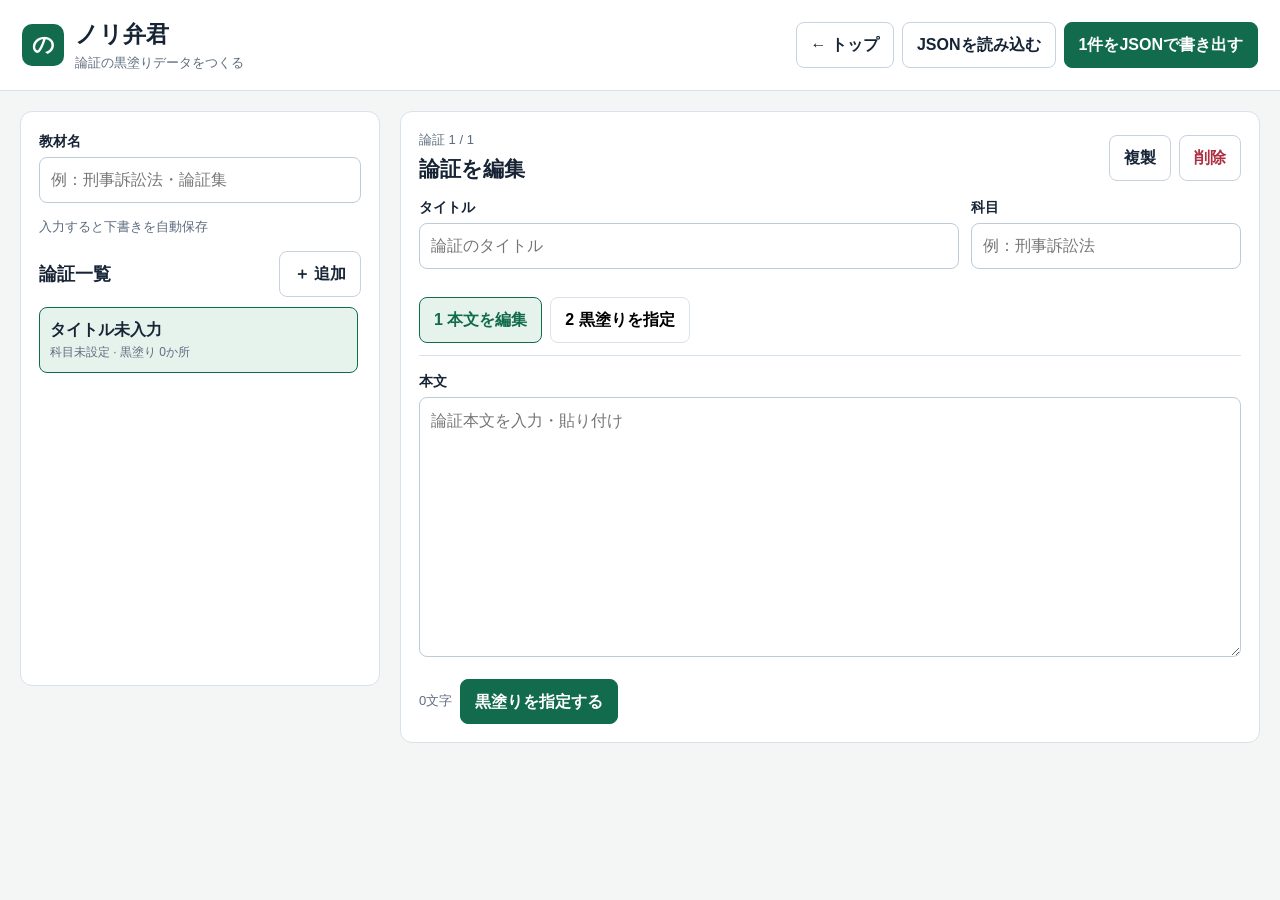
<file: noriben-base.html>
<!doctype html>
<html lang="ja">
<head>
<meta charset="utf-8">
<meta name="viewport" content="width=device-width,initial-scale=1">
<meta name="color-scheme" content="light">
<title>ノリ弁君</title>
<style>
:root{--ink:#172436;--muted:#5d6b7e;--line:#d9e1ea;--bg:#f3f6f5;--paper:#fff;--accent:#126b4c;--tint:#e6f3ec;--danger:#ad3042}*{box-sizing:border-box}body{margin:0;background:var(--bg);color:var(--ink);font-family:-apple-system,BlinkMacSystemFont,"Segoe UI","Noto Sans JP","Yu Gothic",Meiryo,sans-serif;line-height:1.6}button,input,textarea,select{font:inherit}button{cursor:pointer}button:disabled{opacity:.45;cursor:default}a{text-decoration:none;color:inherit}.top{background:#fff;border-bottom:1px solid var(--line);padding:16px 22px;display:flex;align-items:center;justify-content:space-between;gap:14px;flex-wrap:wrap}.brand{display:flex;align-items:center;gap:11px}.mark{width:42px;height:42px;border-radius:10px;background:var(--accent);color:#fff;display:grid;place-items:center;font-size:22px;font-weight:800}.brand h1{margin:0;font-size:23px}.brand p{margin:0;color:var(--muted);font-size:13px}.actions,.row{display:flex;gap:8px;align-items:center;flex-wrap:wrap}.btn{border:1px solid #c7d2df;background:#fff;color:var(--ink);border-radius:8px;padding:9px 14px;min-height:42px;font-weight:700}.btn:hover:not(:disabled){background:#f2f5f8}.btn.primary{background:var(--accent);border-color:var(--accent);color:#fff}.btn.danger{color:var(--danger)}.wrap{max-width:1500px;margin:auto;padding:20px;display:grid;grid-template-columns:360px minmax(0,1fr);gap:20px}.panel{background:var(--paper);border:1px solid var(--line);border-radius:12px;padding:18px;min-width:0}.field{margin-bottom:14px}.field label{display:block;font-size:14px;font-weight:700;margin-bottom:5px}input,textarea,select{width:100%;border:1px solid #becbd9;border-radius:8px;padding:9px 11px;background:#fff;color:var(--ink)}textarea{min-height:260px;resize:vertical;line-height:1.8}.muted{font-size:13px;color:var(--muted)}.status{font-size:13px;color:var(--muted);min-height:20px}.qhead{display:flex;align-items:center;justify-content:space-between;gap:8px;margin-bottom:10px}.qhead h2{margin:0;font-size:18px}.qlist{display:flex;flex-direction:column;gap:7px;max-height:calc(100vh - 285px);min-height:360px;overflow:auto;padding-right:3px}.qrow{border:1px solid transparent;background:transparent;border-radius:8px;padding:10px;text-align:left;width:100%;color:var(--ink);min-height:62px}.qrow:hover{background:#f0f4f2}.qrow.active{background:var(--tint);border-color:var(--accent)}.qrow strong{display:block;overflow-wrap:anywhere;line-height:1.45}.qrow span{display:block;font-size:12px;color:var(--muted);margin-top:2px}.grid{display:grid;grid-template-columns:2fr 1fr;gap:12px}.tabs{display:flex;gap:8px;margin:14px 0;border-bottom:1px solid var(--line);padding-bottom:12px}.tab{border:1px solid var(--line);background:#fff;border-radius:8px;padding:9px 14px;font-weight:700}.tab.active{background:var(--tint);border-color:var(--accent);color:var(--accent)}.mask-pane[hidden],.text-pane[hidden]{display:none}.preview{white-space:pre-wrap;overflow-wrap:anywhere;min-height:220px;border:1px solid #c8d2df;border-radius:9px;padding:18px;line-height:1.9;user-select:text;-webkit-user-select:text;background:#fff}.masked{background:#17322b;color:transparent;border-radius:3px;padding:1px 0;box-decoration-break:clone;-webkit-box-decoration-break:clone}.show-answer .masked{background:#d8efe6;color:var(--ink)}.toolbar{display:flex;gap:8px;align-items:center;flex-wrap:wrap;margin:12px 0}.toolbar input,.toolbar select{flex:1;min-width:150px}.chips{display:flex;gap:7px;flex-wrap:wrap;margin-top:12px}.chip{display:flex;align-items:center;gap:7px;background:var(--tint);border:1px solid #b6d9ca;border-radius:7px;padding:6px 8px;font-size:13px;max-width:100%}.chip span{max-width:320px;white-space:nowrap;overflow:hidden;text-overflow:ellipsis}.chip button{border:0;background:transparent;cursor:pointer;font-size:18px;color:#365d50}.notice{margin:10px 0;padding:9px 11px;background:#fff6df;color:#715110;border-radius:8px;font-size:13px}.toast{position:fixed;left:50%;bottom:22px;transform:translateX(-50%);background:#172436;color:#fff;padding:11px 16px;border-radius:8px;z-index:20;max-width:calc(100% - 30px)}.toast.error{background:#9f2839}[hidden]{display:none!important}@media(min-width:761px){.wrap>aside.panel{position:sticky;top:14px;align-self:start}}@media(max-width:760px){.wrap{display:block;padding:12px}.panel{margin-bottom:12px}.grid{grid-template-columns:1fr}.qlist{max-height:42vh;min-height:260px}.actions{width:100%}.actions .btn,.actions a.btn{flex:1}.top{padding:13px}.toolbar .btn{width:100%}.preview{padding:14px}}
</style>
</head>
<body>
<header class="top">
  <div class="brand"><div class="mark">の</div><div><h1>ノリ弁君</h1><p>論証の黒塗りデータをつくる</p></div></div>
  <div class="actions">
    <a class="btn" href="./">← トップ</a>
    <button class="btn" id="importBtn">JSONを読み込む</button>
    <input id="importFile" type="file" accept=".json,application/json" hidden>
    <button class="btn primary" id="exportBtn">JSONを書き出す</button>
  </div>
</header>
<div class="wrap">
<aside class="panel">
  <div class="field"><label for="deckTitle">教材名</label><input id="deckTitle" placeholder="例：刑事訴訟法・論証集"></div>
  <div class="status" id="saveStatus">入力すると下書きを自動保存</div>
  <div class="qhead" style="margin-top:14px"><h2>論証一覧</h2><button class="btn" id="addQuestion">＋ 追加</button></div>
  <div class="qlist" id="questionList"></div>
</aside>
<main class="panel">
  <div class="qhead"><div><div class="muted" id="position"></div><h2 style="margin:2px 0 0;font-size:21px">論証を編集</h2></div><div class="actions"><button class="btn" id="duplicateBtn">複製</button><button class="btn danger" id="deleteBtn">削除</button></div></div>
  <div class="grid"><div class="field"><label for="questionTitle">タイトル</label><input id="questionTitle" placeholder="論証のタイトル"></div><div class="field"><label for="subject">科目</label><input id="subject" placeholder="例：刑事訴訟法"></div></div>
  <div class="tabs"><button id="textTab" class="tab active">1 本文を編集</button><button id="maskTab" class="tab">2 黒塗りを指定</button></div>
  <section id="textPane" class="text-pane"><div class="field"><label for="body">本文</label><textarea id="body" placeholder="論証本文を入力・貼り付け"></textarea></div><div class="row"><span class="muted" id="bodyCount">0文字</span><button class="btn primary" id="goMask">黒塗りを指定する</button></div></section>
  <section id="maskPane" class="mask-pane" hidden>
    <div class="notice">下の本文をドラッグ選択して黒塗りを追加できます。すでに黒塗りされている範囲を選択すれば、その選択部分だけ解除できます。</div>
    <div class="toolbar"><button class="btn primary" id="maskSelection" disabled>選択箇所を黒塗り</button><button class="btn danger" id="unmaskSelection" disabled>選択箇所の黒塗り解除</button><button class="btn" id="toggleAnswers">答え表示を切替</button></div>
    <div id="preview" class="preview"></div>
    <div class="toolbar"><input id="findText" placeholder="隠したい語句"><select id="occurrence"><option value="">語句を入力</option></select><button class="btn" id="maskWord" disabled>この箇所を黒塗り</button></div>
    <div class="row"><span class="muted" id="maskCount">0か所</span><button class="btn danger" id="clearMasks">すべて解除</button></div>
    <div class="chips" id="maskList"></div>
  </section>
</main>
</div>
<div id="toast" class="toast" hidden></div>
<script>
'use strict';
const $=id=>document.getElementById(id);
const KEY='noriben-kun:draft:v2';
const now=()=>new Date().toISOString();
function uid(){try{if(globalThis.crypto&&typeof globalThis.crypto.randomUUID==='function')return globalThis.crypto.randomUUID()}catch(e){}return 'id-'+Date.now().toString(36)+'-'+Math.random().toString(36).slice(2)}
function newQuestion(){return{id:uid(),title:'',subject:'',body:'',masks:[]}}
function newDeck(){return{format:'ankikun',version:1,id:uid(),title:'',createdAt:now(),updatedAt:now(),questions:[newQuestion()]}}
let state=newDeck(),active=0,showAnswers=false,pendingSelection=null,found=[];
let saveTimer=null;
function toast(text,error=false){const t=$('toast');t.textContent=text;t.className='toast'+(error?' error':'');t.hidden=false;clearTimeout(t._timer);t._timer=setTimeout(()=>t.hidden=true,3500)}
function saveNow(){try{state.updatedAt=now();localStorage.setItem(KEY,JSON.stringify(state));$('saveStatus').textContent='この端末に下書き保存済み'}catch(e){$('saveStatus').textContent='このブラウザーには保存できません'}}
function scheduleSave(){$('saveStatus').textContent='保存中…';clearTimeout(saveTimer);saveTimer=setTimeout(saveNow,180)}
function current(){return state.questions[active]}
function normalizeMasks(q){q.masks=(q.masks||[]).map(m=>({start:Number(m.start),end:Number(m.end),text:q.body.slice(Number(m.start),Number(m.end))})).filter(m=>Number.isInteger(m.start)&&Number.isInteger(m.end)&&m.start>=0&&m.end>m.start&&m.end<=q.body.length).sort((a,b)=>a.start-b.start);let end=-1;q.masks=q.masks.filter(m=>{if(m.start<end)return false;end=m.end;return true})}
function restore(){try{const raw=JSON.parse(localStorage.getItem(KEY)||'null');if(raw&&raw.format==='ankikun'&&raw.version===1&&Array.isArray(raw.questions)&&raw.questions.length){state=raw;state.questions.forEach(q=>{q.id=q.id||uid();q.title=q.title||'';q.subject=q.subject||'';q.body=q.body||'';normalizeMasks(q)})}}catch(e){}}
function renderList(){const box=$('questionList');box.replaceChildren();state.questions.forEach((q,i)=>{const b=document.createElement('button');b.className='qrow'+(i===active?' active':'');const title=document.createElement('strong');title.textContent=q.title||'タイトル未入力';const meta=document.createElement('span');meta.textContent=(q.subject||'科目未設定')+' · 黒塗り '+q.masks.length+'か所';b.append(title,meta);b.onclick=()=>{active=i;pendingSelection=null;renderAll();scheduleSave()};box.append(b)});$('exportBtn').textContent=state.questions.length+'件をJSONで書き出す'}
function renderPreview(){const q=current(),p=$('preview');p.replaceChildren();normalizeMasks(q);let pos=0;for(const m of q.masks){p.append(document.createTextNode(q.body.slice(pos,m.start)));const s=document.createElement('span');s.className='masked';s.textContent=q.body.slice(m.start,m.end);p.append(s);pos=m.end}p.append(document.createTextNode(q.body.slice(pos)));p.classList.toggle('show-answer',showAnswers);$('maskCount').textContent=q.masks.length+'か所';const ml=$('maskList');ml.replaceChildren();q.masks.forEach((m,i)=>{const c=document.createElement('div');c.className='chip';const s=document.createElement('span');s.textContent=q.body.slice(m.start,m.end);const x=document.createElement('button');x.type='button';x.textContent='×';x.onclick=()=>{q.masks.splice(i,1);renderPreview();renderList();scheduleSave()};c.append(s,x);ml.append(c)});renderFind();$('maskSelection').disabled=!pendingSelection;const ps=pendingSelection;$('unmaskSelection').disabled=!ps||!q.masks.some(m=>m.start<ps.end&&m.end>ps.start)}
function renderFind(){const word=$('findText').value,q=current(),sel=$('occurrence');found=[];sel.replaceChildren();if(word){let at=0;while(at<=q.body.length-word.length){const i=q.body.indexOf(word,at);if(i<0)break;found.push({start:i,end:i+word.length});at=i+Math.max(1,word.length);if(found.length>=1000)break}}if(!found.length){const o=document.createElement('option');o.value='';o.textContent=word?'一致なし':'語句を入力';sel.append(o);sel.disabled=true;$('maskWord').disabled=true;return}found.forEach((r,i)=>{const o=document.createElement('option');o.value=String(i);o.textContent=(i+1)+' / '+found.length+'：…'+q.body.slice(Math.max(0,r.start-10),r.start)+'【'+word+'】'+q.body.slice(r.end,r.end+10)+'…';sel.append(o)});sel.disabled=false;$('maskWord').disabled=false}
function renderEditor(){const q=current();$('deckTitle').value=state.title;$('questionTitle').value=q.title;$('subject').value=q.subject;$('body').value=q.body;$('bodyCount').textContent=q.body.length.toLocaleString()+'文字';$('position').textContent='論証 '+(active+1)+' / '+state.questions.length;renderPreview()}
function renderAll(){renderList();renderEditor()}
function switchTab(mask){$('textPane').hidden=mask;$('maskPane').hidden=!mask;$('textTab').classList.toggle('active',!mask);$('maskTab').classList.toggle('active',mask);if(mask){pendingSelection=null;renderPreview()}}
function addMask(start,end){const q=current();if(!Number.isInteger(start)||!Number.isInteger(end)||start<0||end<=start||end>q.body.length)return;let ns=start,ne=end;const overlaps=q.masks.filter(m=>m.start<ne&&m.end>ns);for(const m of overlaps){ns=Math.min(ns,m.start);ne=Math.max(ne,m.end)}q.masks=q.masks.filter(m=>!overlaps.includes(m));q.masks.push({start:ns,end:ne,text:q.body.slice(ns,ne)});q.masks.sort((a,b)=>a.start-b.start);pendingSelection=null;window.getSelection()?.removeAllRanges();renderPreview();renderList();scheduleSave();toast('黒塗りを追加しました')}
function unmaskSelected(start,end){const q=current();if(!Number.isInteger(start)||!Number.isInteger(end)||start<0||end<=start||end>q.body.length)return;const next=[];let changed=false;for(const m of q.masks){if(m.end<=start||m.start>=end){next.push(m);continue}changed=true;if(m.start<start)next.push({start:m.start,end:start,text:q.body.slice(m.start,start)});if(m.end>end)next.push({start:end,end:m.end,text:q.body.slice(end,m.end)})}if(!changed){toast('選択範囲に黒塗りがありません');return}q.masks=next.filter(m=>m.end>m.start).sort((a,b)=>a.start-b.start);pendingSelection=null;window.getSelection()?.removeAllRanges();renderPreview();renderList();scheduleSave();toast('選択範囲の黒塗りを解除しました')}
function captureSelection(){if($('maskPane').hidden)return;const s=window.getSelection();if(!s||s.rangeCount===0||s.isCollapsed){pendingSelection=null;$('maskSelection').disabled=true;$('unmaskSelection').disabled=true;return}const r=s.getRangeAt(0),root=$('preview');if(!root.contains(r.startContainer)||!root.contains(r.endContainer)){pendingSelection=null;$('maskSelection').disabled=true;$('unmaskSelection').disabled=true;return}const before=document.createRange();before.selectNodeContents(root);before.setEnd(r.startContainer,r.startOffset);let start=before.toString().length,end=start+r.toString().length;const body=current().body;while(start<end&&/\s/.test(body[start]))start++;while(end>start&&/\s/.test(body[end-1]))end--;pendingSelection=start<end?{start,end}:null;$('maskSelection').disabled=!pendingSelection;const q=current();$('unmaskSelection').disabled=!pendingSelection||!q.masks.some(m=>m.start<end&&m.end>start)}
function exportJSON(){try{if(!state.title.trim())throw new Error('教材名を入力してください。');if(!state.questions.length)throw new Error('論証がありません。');for(const [i,q] of state.questions.entries()){if(!q.title.trim())throw new Error((i+1)+'件目のタイトルを入力してください。');if(!q.body.trim())throw new Error((i+1)+'件目の本文を入力してください。');normalizeMasks(q)}state.updatedAt=now();saveNow();const blob=new Blob([JSON.stringify(state,null,2)+'\n'],{type:'application/json;charset=utf-8'}),url=URL.createObjectURL(blob),a=document.createElement('a');a.href=url;a.download=state.title.replace(/[\\/:*?"<>|]/g,'_').slice(0,80)+'.json';document.body.append(a);a.click();a.remove();setTimeout(()=>URL.revokeObjectURL(url),30000);toast(state.questions.length+'件を書き出しました')}catch(e){toast(e.message,true)}}
async function importJSON(file){const raw=JSON.parse((await file.text()).replace(/^\uFEFF/,''));if(!raw||raw.format!=='ankikun'||raw.version!==1||!Array.isArray(raw.questions)||!raw.questions.length)throw new Error('アンキー君形式のJSONではありません。');state={format:'ankikun',version:1,id:String(raw.id||uid()),title:String(raw.title||''),createdAt:String(raw.createdAt||now()),updatedAt:now(),questions:raw.questions.map(q=>({id:String(q.id||uid()),title:String(q.title||''),subject:String(q.subject||''),body:String(q.body||''),masks:Array.isArray(q.masks)?q.masks:[]}))};state.questions.forEach(normalizeMasks);active=0;showAnswers=false;pendingSelection=null;renderAll();saveNow();toast(state.questions.length+'件を読み込みました')}
restore();
$('deckTitle').oninput=()=>{state.title=$('deckTitle').value;scheduleSave()};
$('questionTitle').oninput=()=>{current().title=$('questionTitle').value;renderList();scheduleSave()};
$('subject').oninput=()=>{current().subject=$('subject').value;renderList();scheduleSave()};
$('body').oninput=()=>{const q=current();q.body=$('body').value;q.masks=[];$('bodyCount').textContent=q.body.length.toLocaleString()+'文字';renderList();scheduleSave()};
$('addQuestion').onclick=()=>{const q=newQuestion();q.subject=current()?.subject||'';state.questions.push(q);active=state.questions.length-1;switchTab(false);renderAll();scheduleSave();$('questionTitle').focus()};
$('duplicateBtn').onclick=()=>{const q=JSON.parse(JSON.stringify(current()));q.id=uid();q.title=(q.title||'無題')+'（コピー）';state.questions.splice(active+1,0,q);active++;renderAll();scheduleSave()};
$('deleteBtn').onclick=()=>{if(state.questions.length===1){state.questions=[newQuestion()];active=0}else{state.questions.splice(active,1);active=Math.min(active,state.questions.length-1)}renderAll();scheduleSave()};
$('textTab').onclick=()=>switchTab(false);$('maskTab').onclick=()=>switchTab(true);$('goMask').onclick=()=>switchTab(true);
$('preview').addEventListener('mouseup',captureSelection);$('preview').addEventListener('touchend',()=>setTimeout(captureSelection,0));document.addEventListener('selectionchange',captureSelection);
$('maskSelection').onpointerdown=e=>{if(e.pointerType==='mouse')e.preventDefault()};$('maskSelection').onclick=()=>{if(pendingSelection)addMask(pendingSelection.start,pendingSelection.end)};$('unmaskSelection').onclick=()=>{if(pendingSelection)unmaskSelected(pendingSelection.start,pendingSelection.end)};
$('toggleAnswers').onclick=()=>{showAnswers=!showAnswers;renderPreview()};
$('findText').oninput=renderFind;$('maskWord').onclick=()=>{const m=found[Number($('occurrence').value)];if(m)addMask(m.start,m.end)};
$('clearMasks').onclick=()=>{current().masks=[];renderPreview();renderList();scheduleSave()};
$('exportBtn').onclick=exportJSON;$('importBtn').onclick=()=>$('importFile').click();$('importFile').onchange=async e=>{const f=e.target.files[0];if(!f)return;try{await importJSON(f)}catch(err){toast(err.message,true)}finally{e.target.value=''}};
window.addEventListener('pagehide',saveNow);renderAll();
</script>
</body>
</html>
</file>
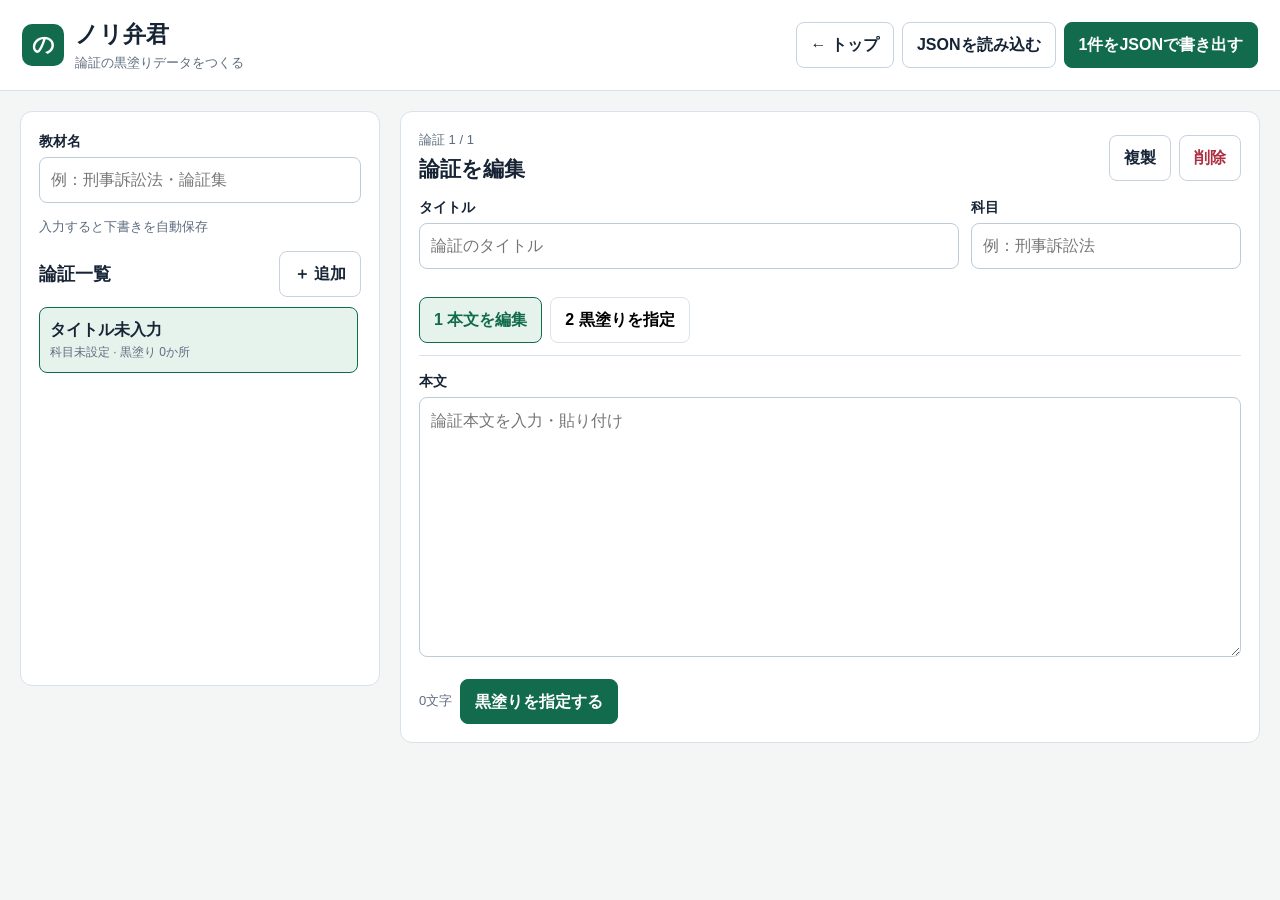
<file: noriben.html>
<!doctype html>
<html lang="ja">
<head>
<meta charset="utf-8">
<meta name="viewport" content="width=device-width,initial-scale=1">
<title>ノリ弁君</title>
<style>html,body{margin:0;width:100%;height:100%;overflow:hidden;background:#f3f6f5}iframe{display:block;border:0;width:100%;height:100%}</style>
</head>
<body>
<iframe id="app" src="./noriben-base.html" title="ノリ弁君"></iframe>
<script>
const frame=document.getElementById('app');
frame.addEventListener('load',()=>{
  try{
    const d=frame.contentDocument,w=frame.contentWindow;
    if(!d||!w||!d.getElementById('preview'))return;
    const home=d.querySelector('a[href="./"]');if(home)home.target='_top';
    const notice=d.querySelector('#maskPane .notice');
    if(notice)notice.textContent='本文を指やマウスで選ぶと、その場所に「黒塗り／解除」が出ます。選んだ文字を確認して、そのまま操作できます。既存の黒塗りはクリックでも解除できます。';
    const style=d.createElement('style');
    style.textContent=`.masked{cursor:pointer}.masked:hover{outline:2px solid #c56872;outline-offset:1px}.selection-menu-v3{position:fixed;z-index:9999;display:flex;align-items:center;gap:7px;max-width:min(92vw,560px);padding:8px;background:#172436;color:#fff;border-radius:10px;box-shadow:0 10px 35px #0004;user-select:none;-webkit-user-select:none}.selection-menu-v3[hidden]{display:none!important}.selection-menu-v3 .sel-excerpt{max-width:250px;overflow:hidden;text-overflow:ellipsis;white-space:nowrap;font-size:12px;color:#dfe7ee;padding:0 4px}.selection-menu-v3 .btn{min-height:36px;padding:6px 11px;border-color:#526171}.selection-menu-v3 .btn.primary{border-color:#126b4c}.selection-menu-v3 .btn.danger{background:#fff;color:#ad3042}@media(max-width:760px){.selection-menu-v3{max-width:calc(100vw - 16px);gap:5px;padding:6px}.selection-menu-v3 .sel-excerpt{max-width:130px}.selection-menu-v3 .btn{min-height:38px;padding:6px 9px;font-size:13px}}`;
    d.head.append(style);
    const menu=d.createElement('div');menu.id='selectionMenuV3';menu.className='selection-menu-v3';menu.hidden=true;
    menu.innerHTML='<span class="sel-excerpt" id="selectionExcerptV3"></span><button class="btn primary" id="quickMaskV3" type="button">黒塗り</button><button class="btn danger" id="quickUnmaskV3" type="button" hidden>解除</button>';
    d.body.append(menu);
    const preview=d.getElementById('preview'),excerpt=d.getElementById('selectionExcerptV3'),quickMask=d.getElementById('quickMaskV3'),quickUnmask=d.getElementById('quickUnmaskV3');
    let selected=null,timer=null;
    const masks=()=>{try{return w.current()?.masks||[]}catch(e){return[]}};
    function hide(){menu.hidden=true;selected=null}
    function locate(){
      const sel=w.getSelection();
      if(!sel||!sel.rangeCount||sel.isCollapsed){hide();return}
      const r=sel.getRangeAt(0);
      if(!preview.contains(r.startContainer)||!preview.contains(r.endContainer)){hide();return}
      const before=d.createRange();before.selectNodeContents(preview);before.setEnd(r.startContainer,r.startOffset);
      let start=before.toString().length,end=start+r.toString().length;
      const body=w.current()?.body||'';
      while(start<end&&/\s/.test(body[start]))start++;
      while(end>start&&/\s/.test(body[end-1]))end--;
      if(start>=end){hide();return}
      selected={start,end};
      const txt=body.slice(start,end).replace(/\s+/g,' ');
      excerpt.textContent='「'+txt.slice(0,34)+(txt.length>34?'…':'')+'」';
      quickUnmask.hidden=!masks().some(m=>m.start<end&&m.end>start);
      menu.hidden=false;
      requestAnimationFrame(()=>{
        const rr=r.getBoundingClientRect(),mw=menu.offsetWidth,mh=menu.offsetHeight,margin=8;
        let left=Math.max(margin,Math.min(w.innerWidth-mw-margin,rr.left+(rr.width-mw)/2));
        let top=rr.bottom+8;if(top+mh>w.innerHeight-margin)top=Math.max(margin,rr.top-mh-8);
        menu.style.left=Math.round(left)+'px';menu.style.top=Math.round(top)+'px';
      });
    }
    function schedule(ms=80){clearTimeout(timer);timer=setTimeout(locate,ms)}
    preview.addEventListener('mouseup',()=>schedule(20));
    preview.addEventListener('touchend',()=>schedule(130));
    preview.addEventListener('keyup',()=>schedule(20));
    d.addEventListener('selectionchange',()=>{const sel=w.getSelection();if(sel&&sel.rangeCount&&preview.contains(sel.anchorNode))schedule(90)});
    [quickMask,quickUnmask].forEach(b=>b.addEventListener('pointerdown',e=>e.preventDefault()));
    quickMask.addEventListener('click',()=>{if(!selected)return;const {start,end}=selected;hide();w.addMask(start,end)});
    quickUnmask.addEventListener('click',()=>{if(!selected)return;const {start,end}=selected;hide();w.unmaskSelected(start,end)});
    function decorate(){preview.querySelectorAll('.masked').forEach((el,i)=>{el.dataset.maskIndex=String(i);el.tabIndex=0;el.title='クリックでこの黒塗りを解除'})}
    const ob=new MutationObserver(decorate);ob.observe(preview,{childList:true,subtree:true});decorate();
    function removeMask(el){const i=Number(el.dataset.maskIndex);const q=w.current();if(!q||!Number.isInteger(i)||i<0||i>=q.masks.length)return;q.masks.splice(i,1);hide();w.getSelection()?.removeAllRanges();w.renderPreview();w.renderList();w.scheduleSave();w.toast('黒塗りを解除しました')}
    preview.addEventListener('click',e=>{const el=e.target.closest('.masked');const sel=w.getSelection();if(el&&(!sel||sel.isCollapsed))removeMask(el)});
    preview.addEventListener('keydown',e=>{const el=e.target.closest('.masked');if(el&&(e.key==='Enter'||e.key===' ')){e.preventDefault();removeMask(el)}});
  }catch(e){console.error(e)}
});
</script>
</body>
</html>
</file>
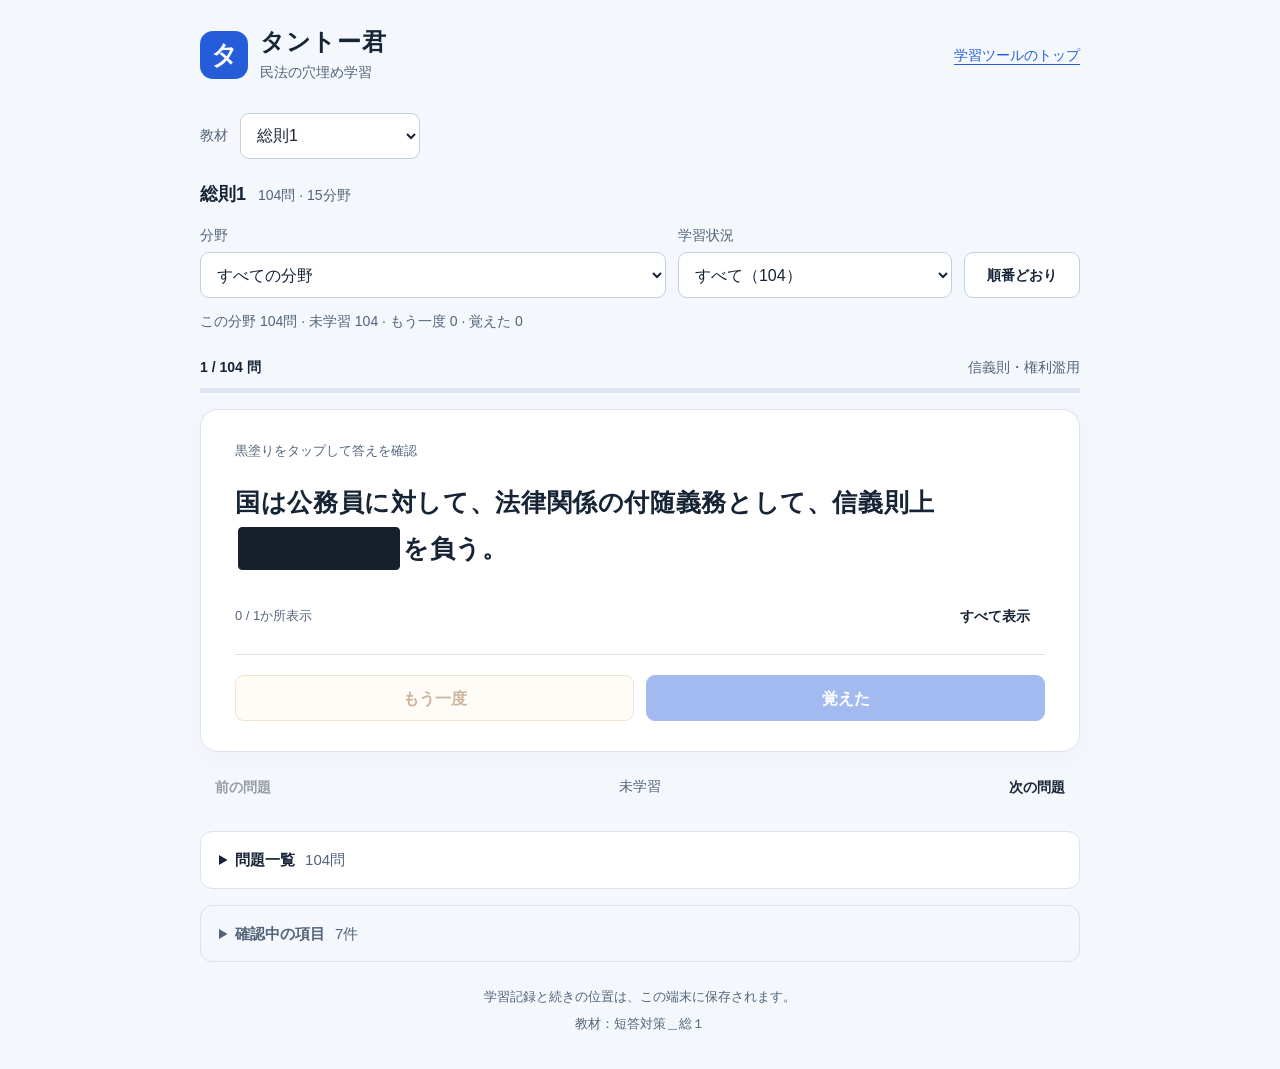
<file: tanto.html>
<!doctype html>
<html lang="ja">
<head>
  <meta charset="utf-8">
  <meta name="viewport" content="width=device-width,initial-scale=1,viewport-fit=cover">
  <meta name="theme-color" content="#245cda">
  <meta name="color-scheme" content="light">
  <meta name="description" content="民法を文章の黒塗りで覚えるタントー君。黒塗りをタップして答えを確認し、もう一度の問題を復習できます。">
  <meta name="apple-mobile-web-app-capable" content="yes">
  <meta name="apple-mobile-web-app-title" content="タントー君">
  <link rel="manifest" href="./manifest.webmanifest">
  <link rel="apple-touch-icon" href="./apple-touch-icon.png">
  <link rel="icon" href="./icon-192.png" sizes="192x192">
  <link rel="stylesheet" href="./tanto.css?v=decks6">
  <title>タントー君 — 民法の穴埋め学習</title>
  <script src="./tanto.js?v=decks6" defer></script>
  <script src="./pwa.js" defer></script>
</head>
<body>
  <div class="shell">
    <header class="app-header">
      <a class="home-link" href="./">学習ツールのトップ</a>
      <div class="brand"><span class="brand-icon" aria-hidden="true">タ</span><div><h1>タントー君</h1><p>民法の穴埋め学習</p></div></div>
    </header>
    <main id="main">
      <div class="deck-picker"><label for="deckSelect">教材</label><select id="deckSelect"><option value="sosoku1">総則1</option><option value="sosoku2">総則2</option><option value="bukken">物権</option><option value="tanpo">担保</option><option value="saiken">債権総論</option></select></div>
      <div id="loading" class="message" role="status">教材を読み込んでいます。</div>
      <div id="loadError" class="message error" role="alert" hidden><p>教材を読み込めませんでした。通信を確認して再読み込みしてください。</p><button id="retryLoad" type="button" class="button primary">再読み込み</button></div>
      <div id="app" hidden>
        <section class="study-controls" aria-label="出題範囲">
          <div class="deck-line"><h2 id="deckTitle">総則1</h2><span id="totalCount" class="total-count"></span></div>
          <div class="filters">
            <div class="field category-field"><label for="category">分野</label><select id="category"><option value="">すべての分野</option></select></div>
            <div class="field"><label for="filter">学習状況</label><select id="filter"><option value="all">すべて</option><option value="new">未学習</option><option value="again">もう一度</option><option value="known">覚えた</option></select></div>
            <button id="shuffle" type="button" class="button order-button" aria-pressed="false">順番どおり</button>
          </div>
          <p id="stats" class="stats" aria-live="polite"></p>
        </section>
        <section id="study" aria-label="穴埋め学習">
          <div class="progress-head"><span id="position"></span><span id="categoryLabel"></span></div>
          <progress id="progress" value="0" max="1" aria-label="この学習で確認した問題数"></progress>
          <article id="questionCard" class="question-card">
            <p id="clozeHint" class="cloze-hint">黒塗りをタップして答えを確認</p>
            <div id="question" tabindex="-1" role="group" aria-label="問題文"></div>
            <div class="reveal-row"><span id="clozeCount" class="cloze-count" role="status"></span><button id="reveal" type="button" class="button quiet" aria-controls="question">すべて表示</button></div>
            <div class="grade-actions"><button id="again" type="button" class="button again-button" disabled>もう一度</button><button id="known" type="button" class="button known-button" disabled>覚えた</button></div>
          </article>
          <nav class="question-nav" aria-label="問題の移動"><button id="previous" type="button" class="button quiet">前の問題</button><span id="currentStatus"></span><button id="next" type="button" class="button quiet">次の問題</button></nav>
        </section>
        <section id="empty" class="message empty" hidden><h2>該当する問題はありません</h2><p id="emptyMessage"></p><button id="showAll" type="button" class="button primary">すべての問題を表示</button></section>
        <section id="complete" class="message complete" hidden><div class="completion-mark" aria-hidden="true">✓</div><h2>この範囲を一周しました</h2><p id="completeStats"></p><div class="completion-actions"><button id="restart" type="button" class="button primary">もう一周する</button><button id="reviewAgain" type="button" class="button">もう一度の問題を復習</button></div></section>
        <details id="questionList" class="question-list"><summary>問題一覧 <span id="listCount"></span></summary><div id="list"></div></details>
        <details id="reviewNotes" class="review-notes"><summary>確認中の項目 <span id="reviewCount"></span></summary><p>内容が確定するまで、この部分は出題していません。</p><div id="reviewList"></div></details>
        <footer class="app-footer"><p id="saveStatus" role="status">学習記録と続きの位置は、この端末に保存されます。</p><p id="sourceTitle" class="source"></p><p id="pwaStatus" class="offline-status"></p></footer>
      </div>
    </main>
    <div id="toast" class="toast" role="status" aria-live="polite" hidden></div>
  </div>
</body>
</html>
</file>
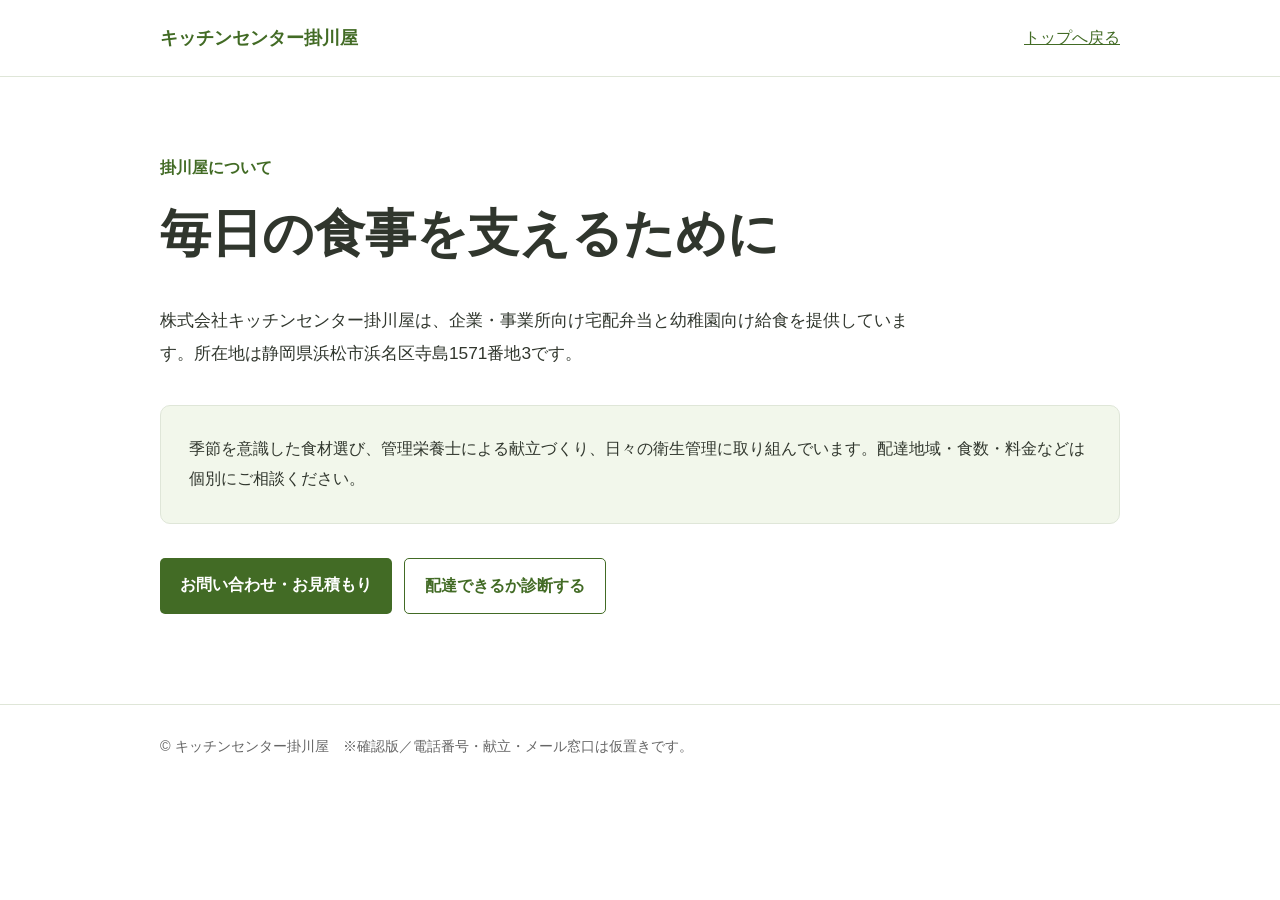
<file: kakegawaya/company.html>
<!doctype html><html lang="ja"><head><meta charset="utf-8"><meta name="viewport" content="width=device-width,initial-scale=1"><meta name="robots" content="noindex,nofollow"><title>掛川屋について｜キッチンセンター掛川屋</title><style>:root{--g:#426b25;--p:#f2f7eb;--l:#dfe6d8;--i:#30362d}*{box-sizing:border-box}body{margin:0;color:var(--i);font-family:"Yu Gothic",Meiryo,sans-serif;line-height:1.9}header{border-bottom:1px solid var(--l)}.wrap{width:min(92%,960px);margin:auto}header .wrap{display:flex;justify-content:space-between;align-items:center;min-height:76px}.brand{font-size:1.15rem;font-weight:800;color:var(--g);text-decoration:none}.back{color:var(--g)}main{padding:60px 0 90px}.eyebrow{font-weight:700;color:var(--g)}h1{font-size:clamp(2rem,5vw,3.2rem);line-height:1.35;margin:.2em 0 .7em}.lead{font-size:1.08rem;max-width:760px}.panel{margin-top:35px;padding:28px;border:1px solid var(--l);border-radius:10px;background:var(--p)}.actions{display:flex;gap:12px;flex-wrap:wrap;margin-top:34px}.btn{display:inline-block;padding:12px 20px;border-radius:5px;font-weight:700;text-decoration:none}.primary{background:var(--g);color:#fff}.secondary{border:1px solid var(--g);color:var(--g)}footer{border-top:1px solid var(--l);padding:28px 0;color:#666;font-size:.9rem}@media(max-width:600px){header .wrap{min-height:64px}main{padding-top:40px}.panel{padding:22px}}</style></head><body><header><div class="wrap"><a class="brand" href="index.html">キッチンセンター掛川屋</a><a class="back" href="index.html">トップへ戻る</a></div></header><main><div class="wrap"><p class="eyebrow">掛川屋について</p><h1>毎日の食事を支えるために</h1><p class="lead">株式会社キッチンセンター掛川屋は、企業・事業所向け宅配弁当と幼稚園向け給食を提供しています。所在地は静岡県浜松市浜名区寺島1571番地3です。</p><div class="panel">季節を意識した食材選び、管理栄養士による献立づくり、日々の衛生管理に取り組んでいます。配達地域・食数・料金などは個別にご相談ください。</div><div class="actions"><a class="btn primary" href="index.html#contact">お問い合わせ・お見積もり</a><a class="btn secondary" href="index.html#delivery-diagnosis">配達できるか診断する</a></div></div></main><footer><div class="wrap">© キッチンセンター掛川屋　※確認版／電話番号・献立・メール窓口は仮置きです。</div></footer></body></html>
</file>
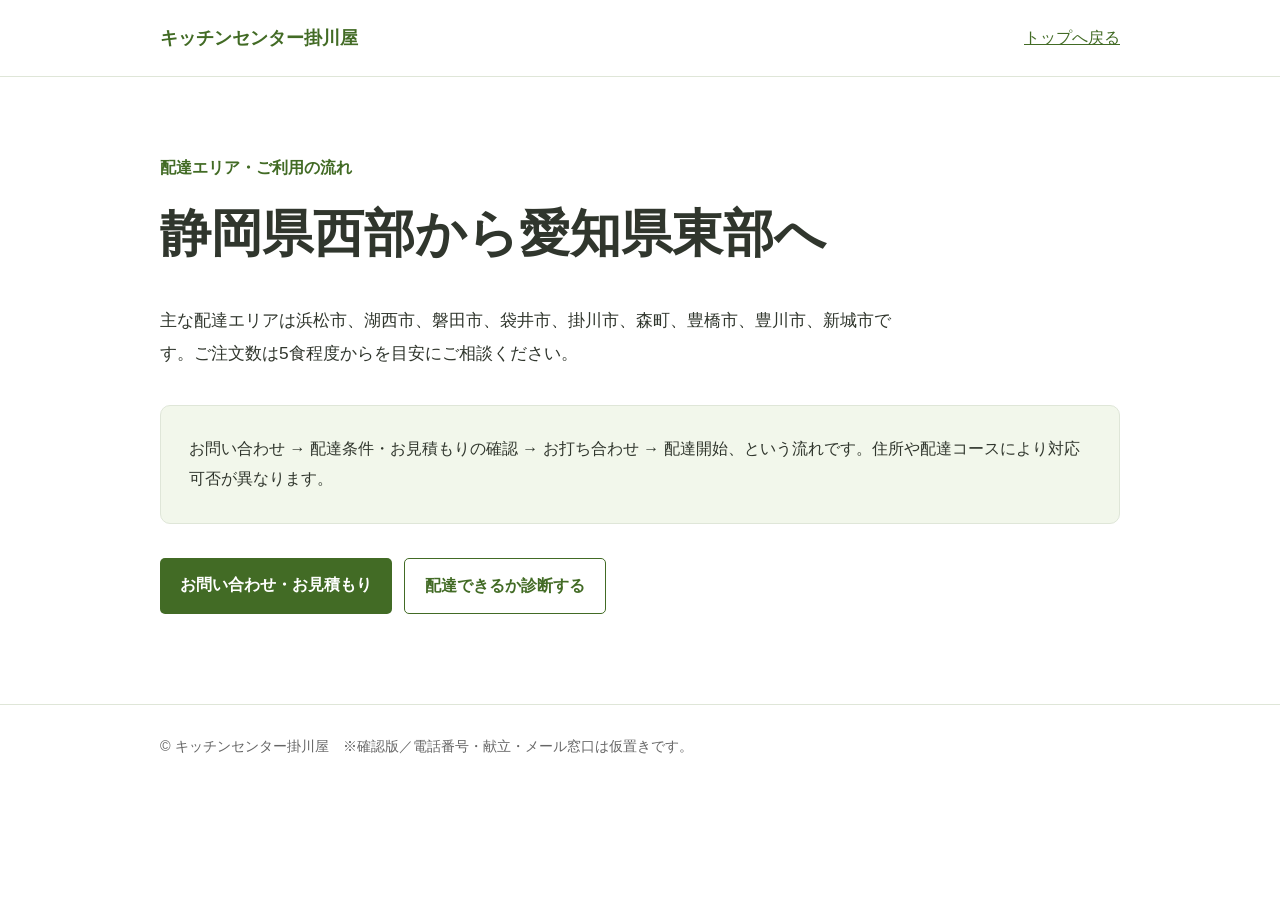
<file: kakegawaya/delivery.html>
<!doctype html><html lang="ja"><head><meta charset="utf-8"><meta name="viewport" content="width=device-width,initial-scale=1"><meta name="robots" content="noindex,nofollow"><title>配達エリア・ご利用の流れ｜キッチンセンター掛川屋</title><style>:root{--g:#426b25;--p:#f2f7eb;--l:#dfe6d8;--i:#30362d}*{box-sizing:border-box}body{margin:0;color:var(--i);font-family:"Yu Gothic",Meiryo,sans-serif;line-height:1.9}header{border-bottom:1px solid var(--l)}.wrap{width:min(92%,960px);margin:auto}header .wrap{display:flex;justify-content:space-between;align-items:center;min-height:76px}.brand{font-size:1.15rem;font-weight:800;color:var(--g);text-decoration:none}.back{color:var(--g)}main{padding:60px 0 90px}.eyebrow{font-weight:700;color:var(--g)}h1{font-size:clamp(2rem,5vw,3.2rem);line-height:1.35;margin:.2em 0 .7em}.lead{font-size:1.08rem;max-width:760px}.panel{margin-top:35px;padding:28px;border:1px solid var(--l);border-radius:10px;background:var(--p)}.actions{display:flex;gap:12px;flex-wrap:wrap;margin-top:34px}.btn{display:inline-block;padding:12px 20px;border-radius:5px;font-weight:700;text-decoration:none}.primary{background:var(--g);color:#fff}.secondary{border:1px solid var(--g);color:var(--g)}footer{border-top:1px solid var(--l);padding:28px 0;color:#666;font-size:.9rem}@media(max-width:600px){header .wrap{min-height:64px}main{padding-top:40px}.panel{padding:22px}}</style></head><body><header><div class="wrap"><a class="brand" href="index.html">キッチンセンター掛川屋</a><a class="back" href="index.html">トップへ戻る</a></div></header><main><div class="wrap"><p class="eyebrow">配達エリア・ご利用の流れ</p><h1>静岡県西部から愛知県東部へ</h1><p class="lead">主な配達エリアは浜松市、湖西市、磐田市、袋井市、掛川市、森町、豊橋市、豊川市、新城市です。ご注文数は5食程度からを目安にご相談ください。</p><div class="panel">お問い合わせ → 配達条件・お見積もりの確認 → お打ち合わせ → 配達開始、という流れです。住所や配達コースにより対応可否が異なります。</div><div class="actions"><a class="btn primary" href="index.html#contact">お問い合わせ・お見積もり</a><a class="btn secondary" href="index.html#delivery-diagnosis">配達できるか診断する</a></div></div></main><footer><div class="wrap">© キッチンセンター掛川屋　※確認版／電話番号・献立・メール窓口は仮置きです。</div></footer></body></html>
</file>
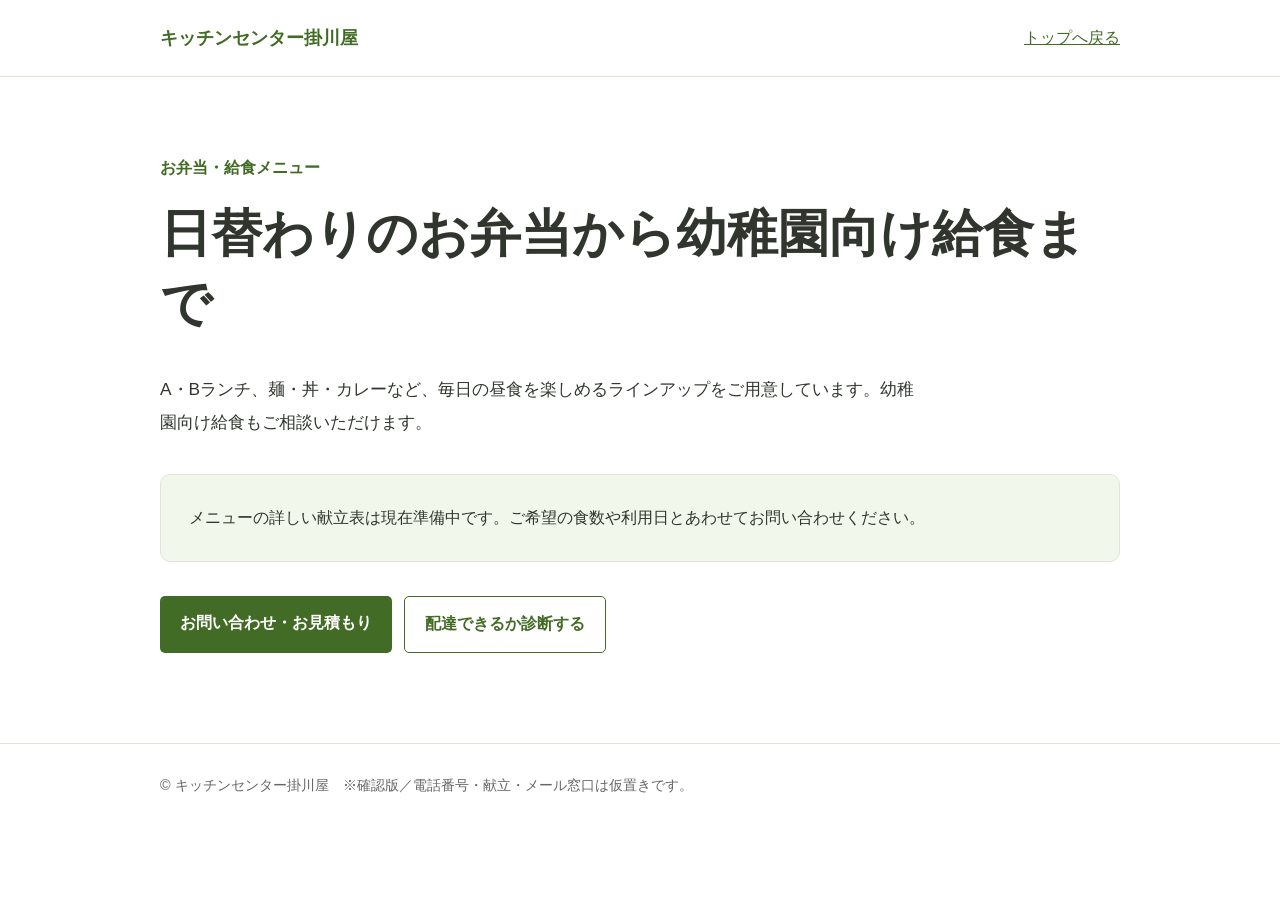
<file: kakegawaya/menu.html>
<!doctype html><html lang="ja"><head><meta charset="utf-8"><meta name="viewport" content="width=device-width,initial-scale=1"><meta name="robots" content="noindex,nofollow"><title>お弁当・給食メニュー｜キッチンセンター掛川屋</title><style>:root{--g:#426b25;--p:#f2f7eb;--l:#dfe6d8;--i:#30362d}*{box-sizing:border-box}body{margin:0;color:var(--i);font-family:"Yu Gothic",Meiryo,sans-serif;line-height:1.9}header{border-bottom:1px solid var(--l)}.wrap{width:min(92%,960px);margin:auto}header .wrap{display:flex;justify-content:space-between;align-items:center;min-height:76px}.brand{font-size:1.15rem;font-weight:800;color:var(--g);text-decoration:none}.back{color:var(--g)}main{padding:60px 0 90px}.eyebrow{font-weight:700;color:var(--g)}h1{font-size:clamp(2rem,5vw,3.2rem);line-height:1.35;margin:.2em 0 .7em}.lead{font-size:1.08rem;max-width:760px}.panel{margin-top:35px;padding:28px;border:1px solid var(--l);border-radius:10px;background:var(--p)}.actions{display:flex;gap:12px;flex-wrap:wrap;margin-top:34px}.btn{display:inline-block;padding:12px 20px;border-radius:5px;font-weight:700;text-decoration:none}.primary{background:var(--g);color:#fff}.secondary{border:1px solid var(--g);color:var(--g)}footer{border-top:1px solid var(--l);padding:28px 0;color:#666;font-size:.9rem}@media(max-width:600px){header .wrap{min-height:64px}main{padding-top:40px}.panel{padding:22px}}</style></head><body><header><div class="wrap"><a class="brand" href="index.html">キッチンセンター掛川屋</a><a class="back" href="index.html">トップへ戻る</a></div></header><main><div class="wrap"><p class="eyebrow">お弁当・給食メニュー</p><h1>日替わりのお弁当から幼稚園向け給食まで</h1><p class="lead">A・Bランチ、麺・丼・カレーなど、毎日の昼食を楽しめるラインアップをご用意しています。幼稚園向け給食もご相談いただけます。</p><div class="panel">メニューの詳しい献立表は現在準備中です。ご希望の食数や利用日とあわせてお問い合わせください。</div><div class="actions"><a class="btn primary" href="index.html#contact">お問い合わせ・お見積もり</a><a class="btn secondary" href="index.html#delivery-diagnosis">配達できるか診断する</a></div></div></main><footer><div class="wrap">© キッチンセンター掛川屋　※確認版／電話番号・献立・メール窓口は仮置きです。</div></footer></body></html>
</file>
<file: tanto.css>
:root{--ink:#172436;--muted:#53647a;--line:#dbe2ec;--bg:#f4f7fb;--paper:#fff;--blue:#245cda;--blue-pale:#edf3ff;--green:#176348;--orange:#875014;--radius:18px;font-family:-apple-system,BlinkMacSystemFont,"Segoe UI","Noto Sans JP","Yu Gothic",sans-serif;color-scheme:light}
*{box-sizing:border-box}
[hidden]{display:none!important}
body{margin:0;background:var(--bg);color:var(--ink);font-size:16px;line-height:1.7;-webkit-text-size-adjust:100%}
button,select{font:inherit}
button,a,select{-webkit-tap-highlight-color:transparent;touch-action:manipulation}
button{cursor:pointer}
button:disabled{cursor:default;opacity:.42}
button:focus-visible,a:focus-visible,select:focus-visible,summary:focus-visible{outline:3px solid #5581e4;outline-offset:4px}
a{color:var(--blue)}
.shell{width:min(880px,calc(100% - 40px));margin:0 auto;padding:26px 0 max(28px,env(safe-area-inset-bottom))}
.app-header{display:flex;align-items:center;justify-content:space-between;gap:20px;margin-bottom:28px}
.brand{display:flex;align-items:center;gap:12px;order:-1}
.brand-icon{display:grid;place-items:center;width:48px;height:48px;border-radius:13px;background:var(--blue);color:white;font-size:26px;font-weight:800;flex:none}
h1{font-size:24px;line-height:1.3;letter-spacing:.03em;margin:0}
.brand p{font-size:14px;color:var(--muted);margin:4px 0 0}
.home-link{font-size:14px;text-underline-offset:4px;white-space:nowrap}
.study-controls{margin-bottom:22px}
.deck-picker{display:flex;align-items:center;gap:12px;margin-bottom:20px}
.deck-picker label{margin:0;flex-shrink:0}
.deck-picker select{width:auto;min-width:180px}
.deck-line{display:flex;align-items:baseline;gap:12px;margin-bottom:14px}
.deck-line h2{font-size:18px;margin:0}
.total-count{color:var(--muted);font-size:14px}
.filters{display:flex;gap:12px;align-items:flex-end}
.field{display:flex;flex:1;flex-direction:column;gap:5px;min-width:0}
.category-field{flex:1.7}
label{font-size:14px;color:var(--muted)}
select{height:46px;min-width:0;width:100%;border:1px solid #c2cede;background:var(--paper);color:var(--ink);border-radius:9px;padding:0 32px 0 12px}
.button{display:inline-flex;align-items:center;justify-content:center;min-height:46px;border:1px solid #c2cede;border-radius:9px;background:var(--paper);color:var(--ink);padding:10px 18px;font-size:16px;font-weight:650;line-height:1.45;transition:background .12s,border-color .12s;white-space:normal}
.button:not(:disabled):hover{background:#eaf0f8;border-color:#a9b9cf}
.button.primary{background:var(--blue);border-color:var(--blue);color:#fff}
.button.primary:not(:disabled):hover{background:#194dbc}
.order-button{font-size:14px;min-width:116px;padding-inline:12px}
.order-button[aria-pressed=true]{background:var(--blue-pale);border-color:var(--blue);color:var(--blue)}
.stats{margin:12px 0 0;font-size:14px;color:var(--muted)}
.progress-head{display:flex;justify-content:space-between;gap:12px;align-items:baseline;font-size:14px;color:var(--muted);margin-bottom:8px}
#position{font-variant-numeric:tabular-nums;color:var(--ink);font-weight:650}
#categoryLabel{text-align:right}
progress{display:block;height:5px;border:0;border-radius:8px;width:100%;background:#dce5f1;overflow:hidden;margin-bottom:16px;appearance:none;-webkit-appearance:none}
progress::-webkit-progress-bar{background:#dce5f1;border-radius:8px}
progress::-webkit-progress-value{background:var(--blue);border-radius:8px}
progress::-moz-progress-bar{background:var(--blue);border-radius:8px}
.question-card{background:var(--paper);border:1px solid var(--line);border-radius:var(--radius);padding:30px 34px;box-shadow:0 8px 26px #24385206;overflow-wrap:anywhere}
.cloze-hint{font-size:13px;color:var(--muted);font-weight:500;margin:0 0 18px}
#question{font-size:clamp(20px,2.4vw,25px);line-height:1.8;letter-spacing:.025em;font-weight:650;margin:0;min-height:88px;outline:none}
.cloze-stem{font:inherit;letter-spacing:inherit;margin:0}
.cloze-items{font-size:clamp(18px,2vw,21px);font-weight:600;line-height:1.85;margin:20px 0 0;padding-inline-start:1.2em}
.cloze-items>li{padding-inline-start:.15em;margin:12px 0}
.cloze-items>li:last-child{margin-bottom:0}
.cloze-items>li::marker{color:var(--muted);font-size:.7em}
.cloze{display:inline-block;max-width:100%;vertical-align:baseline;margin:2px .12em;padding:0 .2em;border:1px solid #18202e;border-radius:4px;background:#18202e;color:transparent;font:inherit;line-height:1.65;text-align:left;white-space:normal;overflow-wrap:anywhere;user-select:none;-webkit-user-select:none;cursor:pointer}
.cloze-answer{visibility:hidden}
.cloze.is-revealed{background:var(--blue-pale);border-color:#bfd0f7;color:#174cae}
.cloze.is-revealed .cloze-answer{visibility:visible}
.cloze:focus-visible{outline:3px solid #5581e4;outline-offset:3px}
.cloze-count{font-size:13px;color:var(--muted)}
.reveal-row{margin-top:22px;display:flex;align-items:center;justify-content:space-between;gap:12px}
.grade-actions{display:grid;grid-template-columns:1fr 1fr;gap:12px;margin-top:16px;padding-top:20px;border-top:1px solid var(--line)}
.again-button{background:#fff8ed;border-color:#dcbd8f;color:var(--orange)}
.known-button{background:var(--blue);border-color:var(--blue);color:#fff}
.known-button:not(:disabled):hover{background:#194dbc}
.question-nav{display:grid;grid-template-columns:auto 1fr auto;align-items:center;gap:8px;margin-top:13px}
.quiet{background:transparent;font-size:14px;min-height:44px;padding:9px 14px;border-color:transparent}
#currentStatus{text-align:center;color:var(--muted);font-size:14px}
.question-list,.review-notes{background:var(--paper);border:1px solid var(--line);border-radius:12px;margin-top:22px;overflow:hidden}
summary{padding:15px 18px;cursor:pointer;font-size:15px;font-weight:650}
summary span{font-weight:400;color:var(--muted);margin-left:6px}
#list{border-top:1px solid var(--line);max-height:400px;overflow-y:auto;overscroll-behavior:contain}
.list-row{display:flex;width:100%;gap:12px;align-items:center;text-align:left;padding:14px 18px;background:#fff;border:0;border-bottom:1px solid #edf0f5;color:var(--ink);font-size:15px;line-height:1.65}
.list-row:last-child{border-bottom:0}
.list-row:hover{background:#f3f6fc}
.list-row[aria-current=true]{background:var(--blue-pale);box-shadow:inset 3px 0 var(--blue)}
.list-number{font-size:13px;color:var(--muted);min-width:24px;align-self:flex-start;padding-top:2px;font-variant-numeric:tabular-nums}
.list-text{flex:1;min-width:0}
.list-tag{font-size:12px;white-space:nowrap;background:#edf1f6;color:var(--muted);padding:2px 7px;border-radius:5px}
.list-tag.known{color:var(--green);background:#edf8f1}
.list-tag.again{color:var(--orange);background:#fff4e3}
.message{border:1px solid var(--line);border-radius:var(--radius);background:#fff;padding:32px;text-align:center}
.message h2{font-size:22px;line-height:1.6;margin:8px 0}
.message p{color:var(--muted);margin:8px 0 22px}
.completion-mark{display:grid;place-items:center;width:44px;height:44px;margin:0 auto 14px;border-radius:50%;background:#e6f4ec;color:var(--green);font-size:24px}
.completion-actions{display:flex;justify-content:center;flex-wrap:wrap;gap:12px}
.review-notes{background:transparent;font-size:14px;color:var(--muted);margin-top:16px}
.review-notes>p{padding:0 18px;margin:0 0 14px}
.review-note{border-top:1px solid var(--line);padding:13px 18px}
.review-note h3{font-size:14px;color:var(--ink);margin:0 0 4px}
.review-note p{margin:0}
.app-footer{margin-top:24px;font-size:13px;color:var(--muted);text-align:center}
.app-footer p{margin:5px 0}
.offline-status:empty{display:none}
.toast{position:fixed;bottom:max(22px,env(safe-area-inset-bottom));left:50%;transform:translateX(-50%);max-width:calc(100vw - 32px);padding:10px 18px;border-radius:10px;box-shadow:0 5px 24px #0002;background:#172436;color:#fff;font-size:14px;text-align:center;z-index:10}
.error{border-color:#e2b6b6}
@media(max-width:600px){.shell{width:calc(100% - 28px);padding-top:18px}.app-header{gap:10px;margin-bottom:24px}.brand-icon{width:40px;height:40px;font-size:23px;border-radius:10px}.brand{gap:10px}h1{font-size:22px}.brand p{font-size:13px}.home-link{font-size:13px;max-width:90px;white-space:normal;text-align:right}.filters{gap:10px;flex-wrap:wrap}.category-field{flex-basis:100%}.field:not(.category-field){flex:1}.order-button{min-width:115px}.question-card{padding:23px 21px;border-radius:14px}#question{font-size:21px;min-height:94px;letter-spacing:.015em}.reveal-row{margin-top:20px}.grade-actions{gap:10px}.grade-actions .button{padding:12px 8px}.stats{font-size:13px}.message{padding:28px 18px}.list-row{padding:13px 14px;gap:9px}.question-nav .button{padding-inline:7px}.progress-head{font-size:13px}summary{padding:14px}.completion-actions{flex-direction:column}.completion-actions .button{width:100%}}
@media(prefers-reduced-motion:reduce){*{scroll-behavior:auto!important;transition:none!important}}
</file>
